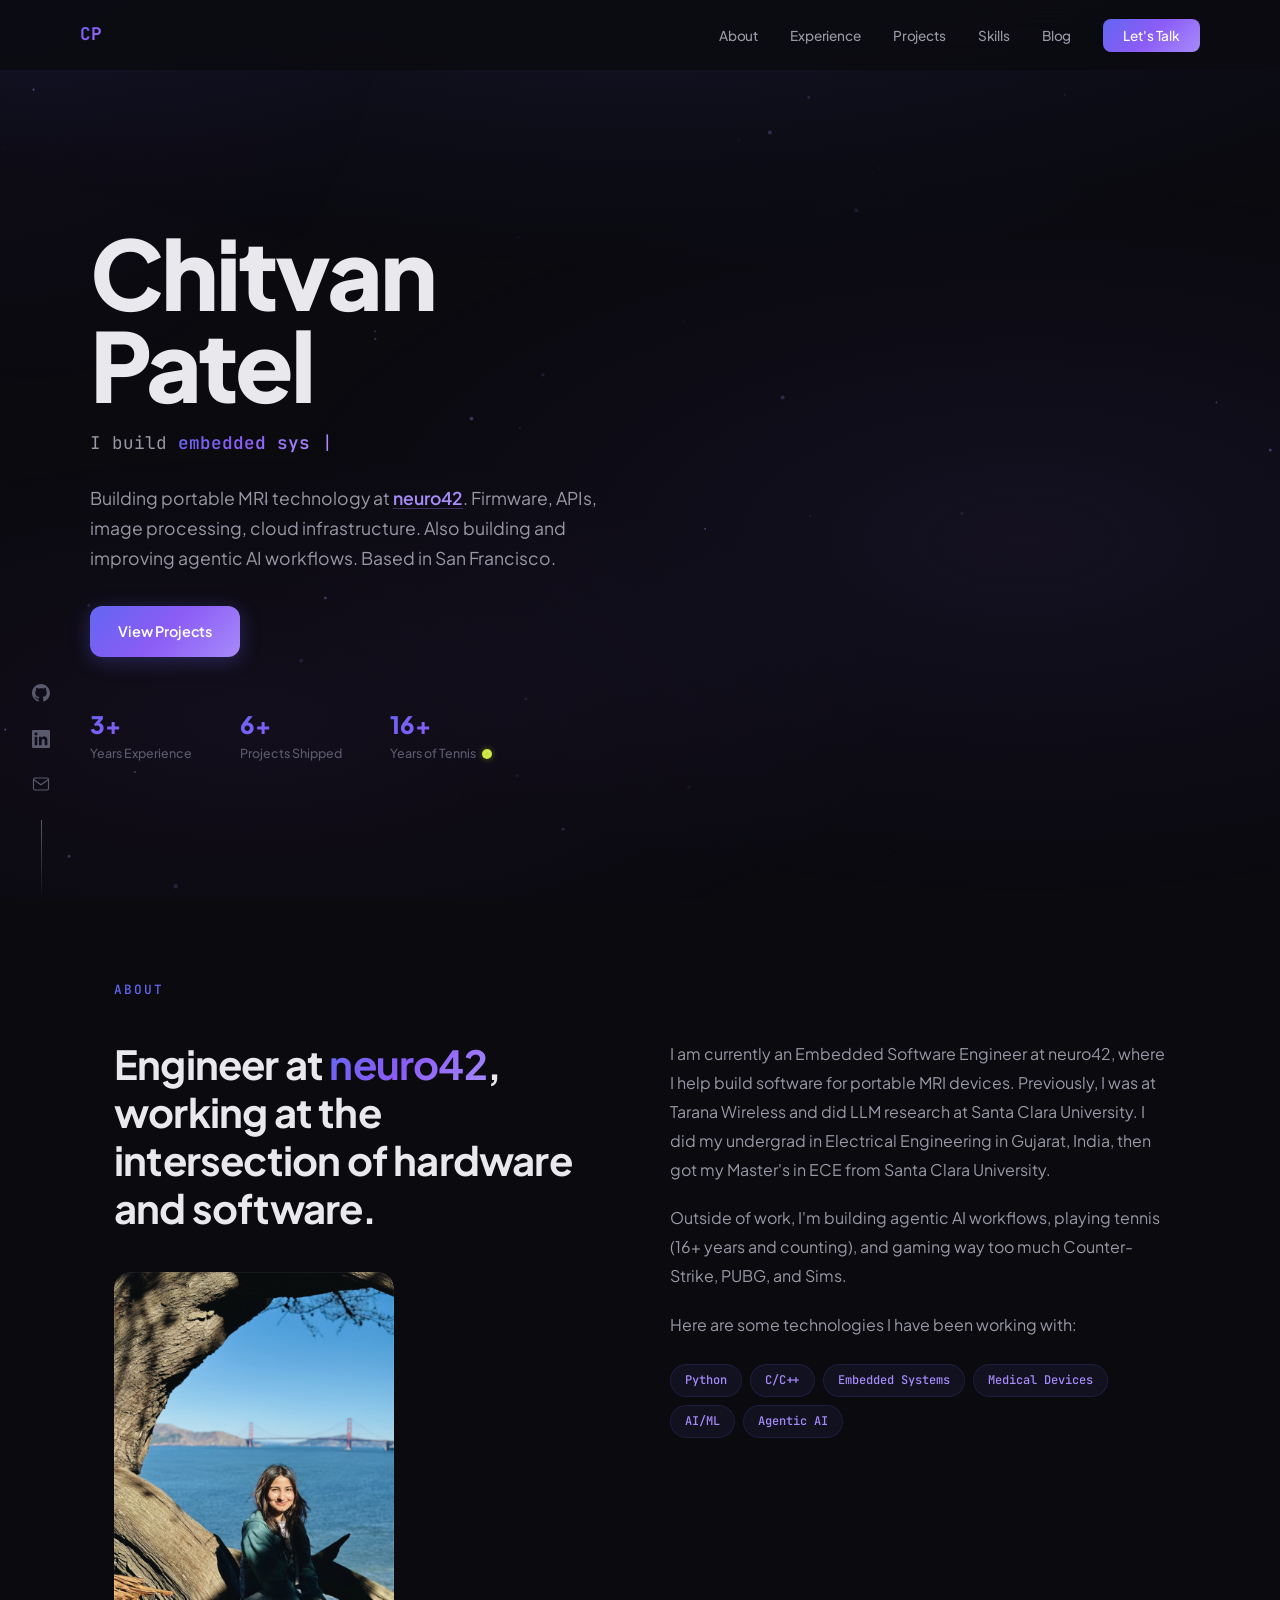
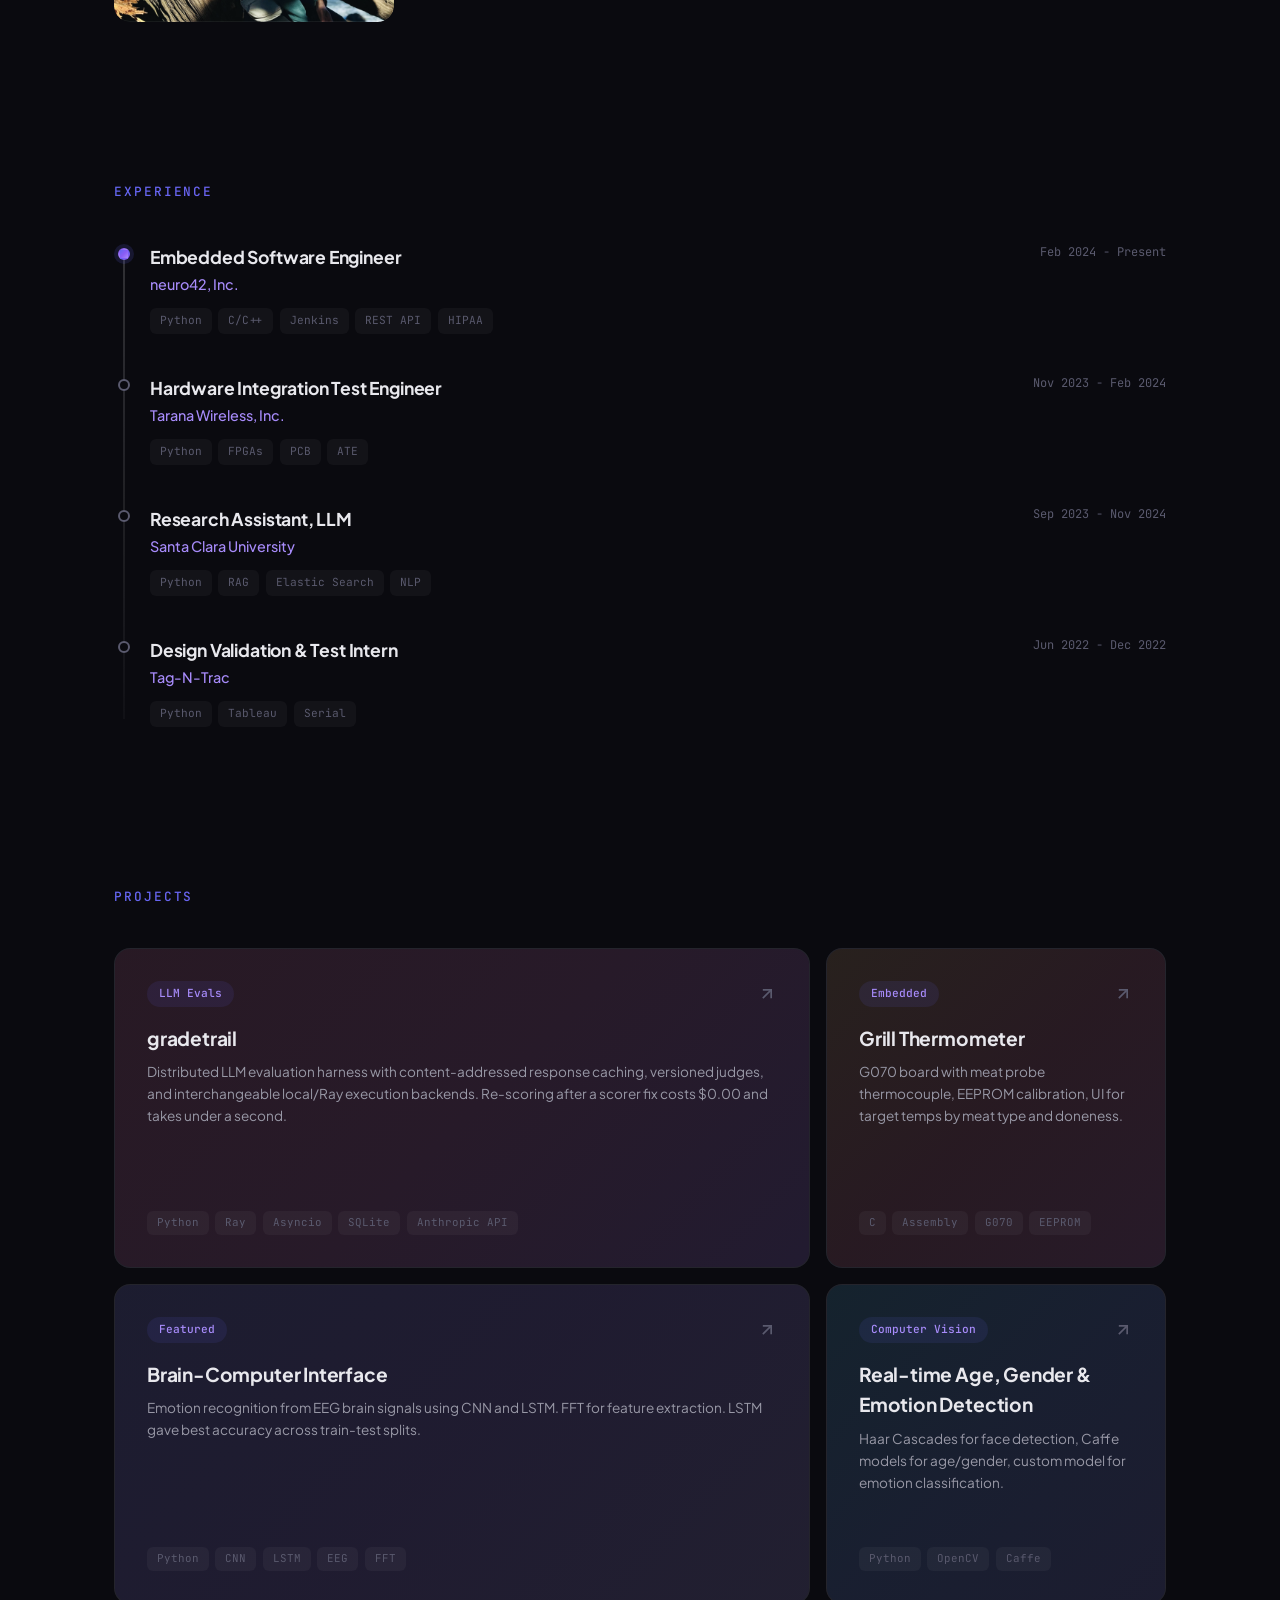
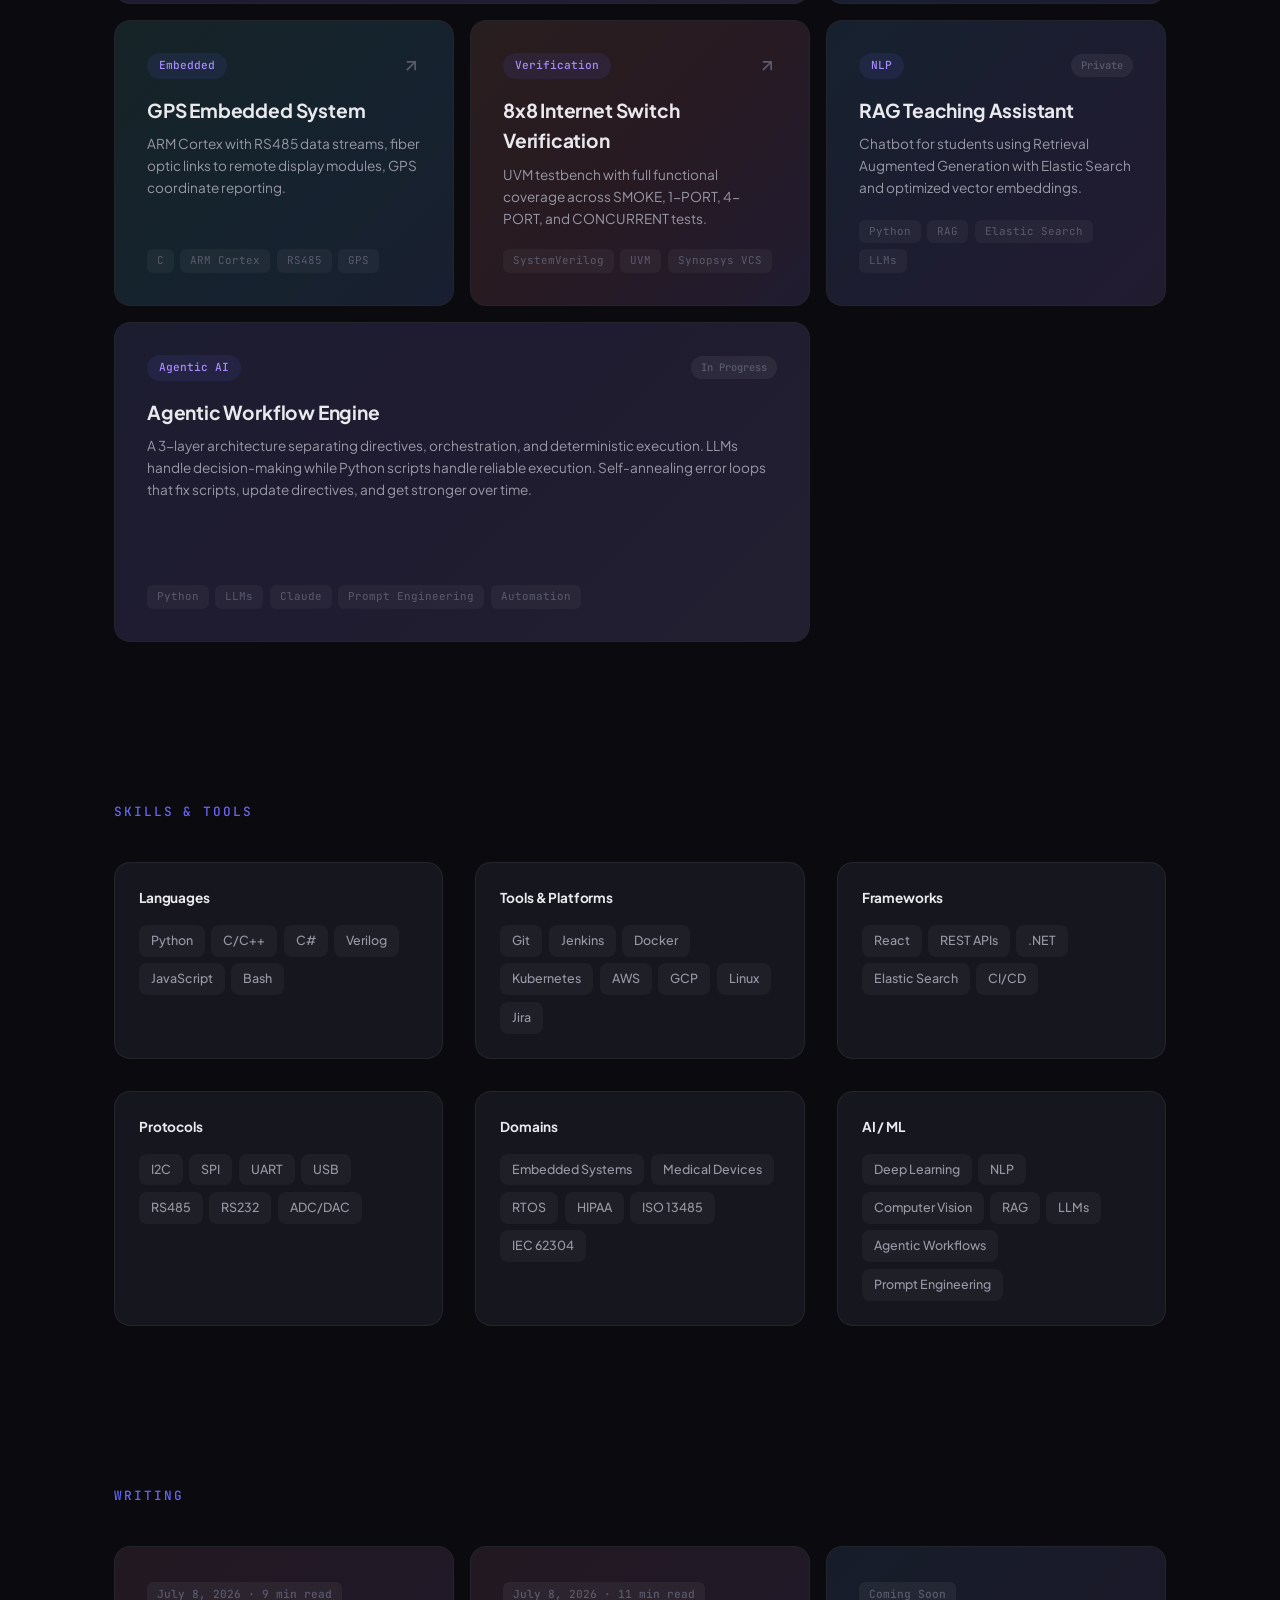
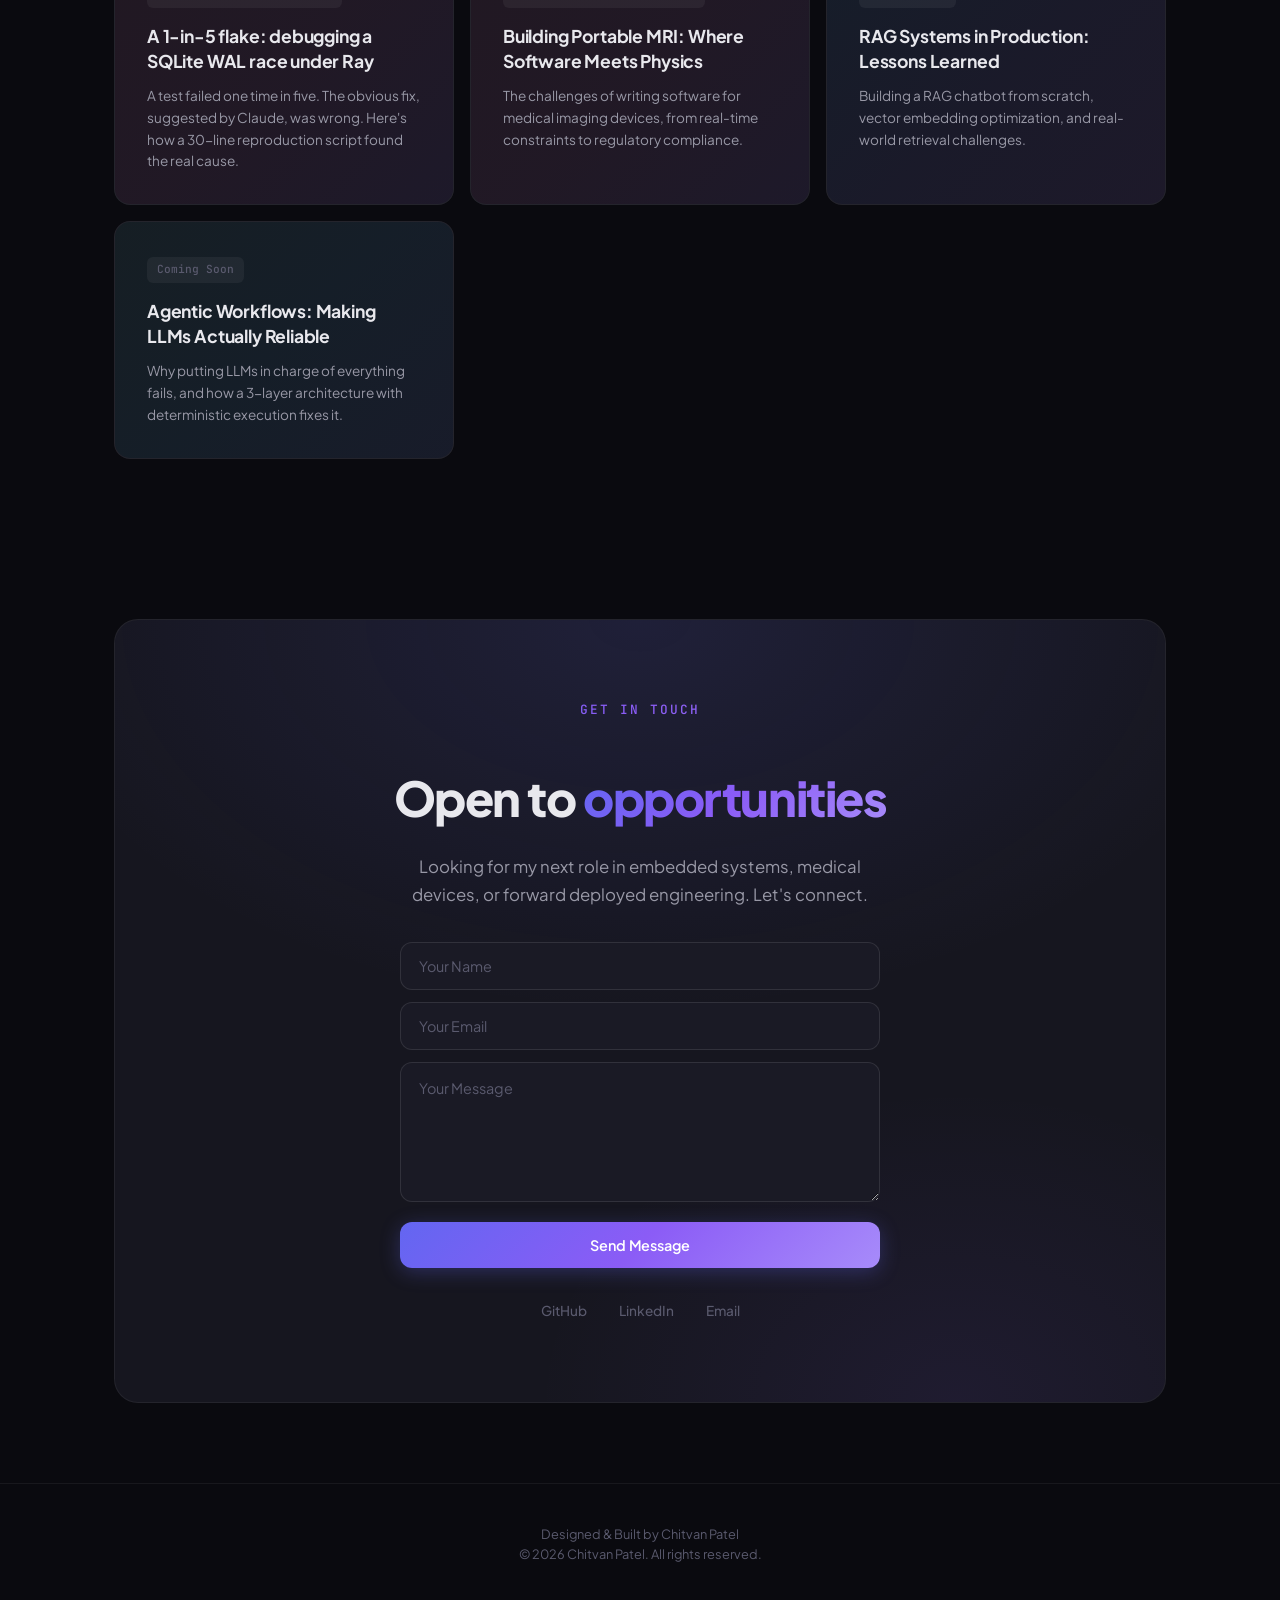
<file: index.html>
<!DOCTYPE html>
<html lang="en">
<head>
    <meta charset="UTF-8">
    <meta name="viewport" content="width=device-width, initial-scale=1.0">
    <title>Chitvan Patel | Software Engineer</title>
    <meta name="description" content="Chitvan Patel - Software Engineer specializing in embedded systems, medical devices, and full-stack development. Based in San Francisco.">
    <meta name="keywords" content="Chitvan Patel, Software Engineer, Embedded Systems, Medical Devices, Python, C++, San Francisco">
    <meta property="og:title" content="Chitvan Patel | Software Engineer">
    <meta property="og:description" content="Software Engineer building software for medical devices and complex hardware systems.">
    <meta property="og:type" content="website">
    <meta property="og:image" content="https://chitvanpatel.com/og-image.png">
    <meta property="og:url" content="https://chitvanpatel.com">
    <meta name="twitter:card" content="summary_large_image">
    <meta name="twitter:image" content="https://chitvanpatel.com/og-image.png">
    <link rel="icon" type="image/svg+xml" href="favicon.svg">
    <link rel="preconnect" href="https://fonts.googleapis.com">
    <link rel="preconnect" href="https://fonts.gstatic.com" crossorigin>
    <link href="https://fonts.googleapis.com/css2?family=Plus+Jakarta+Sans:wght@300;400;500;600;700;800&family=JetBrains+Mono:wght@400;500&display=swap" rel="stylesheet">
    <link rel="stylesheet" href="styles.css">
</head>
<body>
    <!-- Mouse gradient follower -->
    <div class="mouse-gradient" id="mouseGradient"></div>
    <!-- Click ripple container -->
    <div class="ripple-container" id="rippleContainer"></div>

    <!-- Navigation -->
    <nav class="nav" id="nav">
        <div class="nav-inner">
            <a href="#" class="nav-logo">CP</a>
            <ul class="nav-links" id="navLinks">
                <li><a href="#about">About</a></li>
                <li><a href="#experience">Experience</a></li>
                <li><a href="#projects">Projects</a></li>
                <li><a href="#skills">Skills</a></li>
                <li><a href="#blog">Blog</a></li>
                <li><a href="#contact" class="nav-cta">Let's Talk</a></li>
            </ul>
            <button class="nav-toggle" id="navToggle" aria-label="Toggle menu">
                <span></span>
                <span></span>
            </button>
        </div>
    </nav>

    <!-- Hero -->
    <header class="hero" id="hero">
        <div class="hero-mesh"></div>
        <canvas class="hero-particles" id="heroParticles"></canvas>
        <div class="hero-content">
            <h1 class="hero-name">Chitvan<br>Patel</h1>
            <div class="hero-typewriter">
                <span class="typewriter-static">I build </span>
                <span class="typewriter-text" id="typewriterText"></span>
                <span class="typewriter-cursor">|</span>
            </div>
            <p class="hero-description">
                Building portable MRI technology at <a href="https://neuro42.com" target="_blank" rel="noopener">neuro42</a>.
                Firmware, APIs, image processing, cloud infrastructure.
                Also building and improving agentic AI workflows.
                Based in San Francisco.
            </p>
            <div class="hero-actions">
                <a href="#projects" class="btn btn-gradient">View Projects</a>
            </div>
            <div class="hero-stats">
                <div class="hero-stat">
                    <span class="stat-value">3+</span>
                    <span class="stat-label">Years Experience</span>
                </div>
                <div class="hero-stat">
                    <span class="stat-value">6+</span>
                    <span class="stat-label">Projects Shipped</span>
                </div>
                <div class="hero-stat tennis-stat">
                    <span class="stat-value">16+</span>
                    <span class="stat-label">Years of Tennis <span class="tennis-ball"></span></span>
                </div>
            </div>
        </div>
        <div class="hero-socials">
            <a href="https://github.com/Cpatel2000" target="_blank" rel="noopener" aria-label="GitHub">
                <svg viewBox="0 0 24 24" fill="currentColor"><path d="M12 0c-6.626 0-12 5.373-12 12 0 5.302 3.438 9.8 8.207 11.387.599.111.793-.261.793-.577v-2.234c-3.338.726-4.033-1.416-4.033-1.416-.546-1.387-1.333-1.756-1.333-1.756-1.089-.745.083-.729.083-.729 1.205.084 1.839 1.237 1.839 1.237 1.07 1.834 2.807 1.304 3.492.997.107-.775.418-1.305.762-1.604-2.665-.305-5.467-1.334-5.467-5.931 0-1.311.469-2.381 1.236-3.221-.124-.303-.535-1.524.117-3.176 0 0 1.008-.322 3.301 1.23.957-.266 1.983-.399 3.003-.404 1.02.005 2.047.138 3.006.404 2.291-1.552 3.297-1.23 3.297-1.23.653 1.653.242 2.874.118 3.176.77.84 1.235 1.911 1.235 3.221 0 4.609-2.807 5.624-5.479 5.921.43.372.823 1.102.823 2.222v3.293c0 .319.192.694.801.576 4.765-1.589 8.199-6.086 8.199-11.386 0-6.627-5.373-12-12-12z"/></svg>
            </a>
            <a href="https://www.linkedin.com/in/chitvan-patel-878218195/" target="_blank" rel="noopener" aria-label="LinkedIn">
                <svg viewBox="0 0 24 24" fill="currentColor"><path d="M20.447 20.452h-3.554v-5.569c0-1.328-.027-3.037-1.852-3.037-1.853 0-2.136 1.445-2.136 2.939v5.667H9.351V9h3.414v1.561h.046c.477-.9 1.637-1.85 3.37-1.85 3.601 0 4.267 2.37 4.267 5.455v6.286zM5.337 7.433c-1.144 0-2.063-.926-2.063-2.065 0-1.138.92-2.063 2.063-2.063 1.14 0 2.064.925 2.064 2.063 0 1.139-.925 2.065-2.064 2.065zm1.782 13.019H3.555V9h3.564v11.452zM22.225 0H1.771C.792 0 0 .774 0 1.729v20.542C0 23.227.792 24 1.771 24h20.451C23.2 24 24 23.227 24 22.271V1.729C24 .774 23.2 0 22.222 0h.003z"/></svg>
            </a>
            <a href="mailto:chitvanp2000@gmail.com" aria-label="Email">
                <svg viewBox="0 0 24 24" fill="none" stroke="currentColor" stroke-width="1.5"><path d="M4 4h16c1.1 0 2 .9 2 2v12c0 1.1-.9 2-2 2H4c-1.1 0-2-.9-2-2V6c0-1.1.9-2 2-2z"/><polyline points="22,6 12,13 2,6"/></svg>
            </a>
            <div class="social-line"></div>
        </div>
    </header>

    <!-- About -->
    <section class="section" id="about">
        <div class="container">
            <div class="section-label">About</div>
            <div class="about-layout">
                <div class="about-left">
                    <h2 class="about-headline">Engineer at <span class="gradient-text">neuro42</span>, working at the intersection of hardware and software.</h2>
                    <div class="about-image-wrapper">
                        <img src="images/about.jpg" alt="Chitvan Patel at Golden Gate Bridge, San Francisco" class="about-photo">
                    </div>
                </div>
                <div class="about-right">
                    <p>
                        I am currently an Embedded Software Engineer at neuro42, where I help build software
                        for portable MRI devices. Previously, I was at Tarana Wireless and did LLM research
                        at Santa Clara University. I did my undergrad in Electrical Engineering in Gujarat,
                        India, then got my Master's in ECE from Santa Clara University.
                    </p>
                    <p>
                        Outside of work, I'm building agentic AI workflows, playing tennis (16+ years and
                        counting), and gaming way too much Counter-Strike, PUBG, and Sims.
                    </p>
                    <p>Here are some technologies I have been working with:</p>
                    <div class="about-chips">
                        <span class="chip">Python</span>
                        <span class="chip">C/C++</span>
                        <span class="chip">Embedded Systems</span>
                        <span class="chip">Medical Devices</span>
                        <span class="chip">AI/ML</span>
                        <span class="chip">Agentic AI</span>
                    </div>
                </div>
            </div>
        </div>
    </section>

    <!-- Experience -->
    <section class="section" id="experience">
        <div class="container">
            <div class="section-label">Experience</div>
            <div class="exp-grid">
                <div class="exp-card active-role">
                    <div class="exp-header">
                        <div>
                            <h3 class="exp-role">Embedded Software Engineer</h3>
                            <p class="exp-company">neuro42, Inc.</p>
                        </div>
                        <span class="exp-date">Feb 2024 - Present</span>
                    </div>
                    <div class="exp-tags">
                        <span>Python</span><span>C/C++</span><span>Jenkins</span><span>REST API</span><span>HIPAA</span>
                    </div>
                </div>

                <div class="exp-card">
                    <div class="exp-header">
                        <div>
                            <h3 class="exp-role">Hardware Integration Test Engineer</h3>
                            <p class="exp-company">Tarana Wireless, Inc.</p>
                        </div>
                        <span class="exp-date">Nov 2023 - Feb 2024</span>
                    </div>
                    <div class="exp-tags">
                        <span>Python</span><span>FPGAs</span><span>PCB</span><span>ATE</span>
                    </div>
                </div>

                <div class="exp-card">
                    <div class="exp-header">
                        <div>
                            <h3 class="exp-role">Research Assistant, LLM</h3>
                            <p class="exp-company">Santa Clara University</p>
                        </div>
                        <span class="exp-date">Sep 2023 - Nov 2024</span>
                    </div>
                    <div class="exp-tags">
                        <span>Python</span><span>RAG</span><span>Elastic Search</span><span>NLP</span>
                    </div>
                </div>

                <div class="exp-card">
                    <div class="exp-header">
                        <div>
                            <h3 class="exp-role">Design Validation & Test Intern</h3>
                            <p class="exp-company">Tag-N-Trac</p>
                        </div>
                        <span class="exp-date">Jun 2022 - Dec 2022</span>
                    </div>
                    <div class="exp-tags">
                        <span>Python</span><span>Tableau</span><span>Serial</span>
                    </div>
                </div>
            </div>
        </div>
    </section>

    <!-- Projects -->
    <section class="section" id="projects">
        <div class="container">
            <div class="section-label">Projects</div>
            <div class="projects-grid">
                <a href="https://github.com/Cpatel2000/gradetrail" target="_blank" rel="noopener" class="project-card project-large">
                    <div class="project-gradient project-gradient-7"></div>
                    <div class="project-content">
                        <div class="project-meta">
                            <span class="project-tag">LLM Evals</span>
                            <svg class="project-arrow" viewBox="0 0 24 24" fill="none" stroke="currentColor" stroke-width="2"><line x1="7" y1="17" x2="17" y2="7"/><polyline points="7 7 17 7 17 17"/></svg>
                        </div>
                        <h3 class="project-title">gradetrail</h3>
                        <p class="project-desc">Distributed LLM evaluation harness with content-addressed response caching, versioned judges, and interchangeable local/Ray execution backends. Re-scoring after a scorer fix costs $0.00 and takes under a second.</p>
                        <div class="project-stack"><span>Python</span><span>Ray</span><span>Asyncio</span><span>SQLite</span><span>Anthropic API</span></div>
                    </div>
                </a>

                <a href="https://github.com/Cpatel2000/Brain-Computer-Interface" target="_blank" rel="noopener" class="project-card project-large">
                    <div class="project-gradient project-gradient-1"></div>
                    <div class="project-content">
                        <div class="project-meta">
                            <span class="project-tag">Featured</span>
                            <svg class="project-arrow" viewBox="0 0 24 24" fill="none" stroke="currentColor" stroke-width="2"><line x1="7" y1="17" x2="17" y2="7"/><polyline points="7 7 17 7 17 17"/></svg>
                        </div>
                        <h3 class="project-title">Brain-Computer Interface</h3>
                        <p class="project-desc">Emotion recognition from EEG brain signals using CNN and LSTM. FFT for feature extraction. LSTM gave best accuracy across train-test splits.</p>
                        <div class="project-stack"><span>Python</span><span>CNN</span><span>LSTM</span><span>EEG</span><span>FFT</span></div>
                    </div>
                </a>

                <a href="https://github.com/Cpatel2000/Grill-Thermometer" target="_blank" rel="noopener" class="project-card">
                    <div class="project-gradient project-gradient-2"></div>
                    <div class="project-content">
                        <div class="project-meta">
                            <span class="project-tag">Embedded</span>
                            <svg class="project-arrow" viewBox="0 0 24 24" fill="none" stroke="currentColor" stroke-width="2"><line x1="7" y1="17" x2="17" y2="7"/><polyline points="7 7 17 7 17 17"/></svg>
                        </div>
                        <h3 class="project-title">Grill Thermometer</h3>
                        <p class="project-desc">G070 board with meat probe thermocouple, EEPROM calibration, UI for target temps by meat type and doneness.</p>
                        <div class="project-stack"><span>C</span><span>Assembly</span><span>G070</span><span>EEPROM</span></div>
                    </div>
                </a>

                <a href="https://github.com/Cpatel2000/Real-time-Age-Gender-and-emotion-detection" target="_blank" rel="noopener" class="project-card">
                    <div class="project-gradient project-gradient-3"></div>
                    <div class="project-content">
                        <div class="project-meta">
                            <span class="project-tag">Computer Vision</span>
                            <svg class="project-arrow" viewBox="0 0 24 24" fill="none" stroke="currentColor" stroke-width="2"><line x1="7" y1="17" x2="17" y2="7"/><polyline points="7 7 17 7 17 17"/></svg>
                        </div>
                        <h3 class="project-title">Real-time Age, Gender & Emotion Detection</h3>
                        <p class="project-desc">Haar Cascades for face detection, Caffe models for age/gender, custom model for emotion classification.</p>
                        <div class="project-stack"><span>Python</span><span>OpenCV</span><span>Caffe</span></div>
                    </div>
                </a>

                <a href="https://github.com/Cpatel2000/GPS" target="_blank" rel="noopener" class="project-card">
                    <div class="project-gradient project-gradient-4"></div>
                    <div class="project-content">
                        <div class="project-meta">
                            <span class="project-tag">Embedded</span>
                            <svg class="project-arrow" viewBox="0 0 24 24" fill="none" stroke="currentColor" stroke-width="2"><line x1="7" y1="17" x2="17" y2="7"/><polyline points="7 7 17 7 17 17"/></svg>
                        </div>
                        <h3 class="project-title">GPS Embedded System</h3>
                        <p class="project-desc">ARM Cortex with RS485 data streams, fiber optic links to remote display modules, GPS coordinate reporting.</p>
                        <div class="project-stack"><span>C</span><span>ARM Cortex</span><span>RS485</span><span>GPS</span></div>
                    </div>
                </a>

                <a href="https://github.com/Cpatel2000/8x8-Internet-Switch-verification" target="_blank" rel="noopener" class="project-card">
                    <div class="project-gradient project-gradient-5"></div>
                    <div class="project-content">
                        <div class="project-meta">
                            <span class="project-tag">Verification</span>
                            <svg class="project-arrow" viewBox="0 0 24 24" fill="none" stroke="currentColor" stroke-width="2"><line x1="7" y1="17" x2="17" y2="7"/><polyline points="7 7 17 7 17 17"/></svg>
                        </div>
                        <h3 class="project-title">8x8 Internet Switch Verification</h3>
                        <p class="project-desc">UVM testbench with full functional coverage across SMOKE, 1-PORT, 4-PORT, and CONCURRENT tests.</p>
                        <div class="project-stack"><span>SystemVerilog</span><span>UVM</span><span>Synopsys VCS</span></div>
                    </div>
                </a>

                <div class="project-card">
                    <div class="project-gradient project-gradient-6"></div>
                    <div class="project-content">
                        <div class="project-meta">
                            <span class="project-tag">NLP</span>
                            <span class="project-status">Private</span>
                        </div>
                        <h3 class="project-title">RAG Teaching Assistant</h3>
                        <p class="project-desc">Chatbot for students using Retrieval Augmented Generation with Elastic Search and optimized vector embeddings.</p>
                        <div class="project-stack"><span>Python</span><span>RAG</span><span>Elastic Search</span><span>LLMs</span></div>
                    </div>
                </div>

                <div class="project-card project-large">
                    <div class="project-gradient project-gradient-1"></div>
                    <div class="project-content">
                        <div class="project-meta">
                            <span class="project-tag">Agentic AI</span>
                            <span class="project-status">In Progress</span>
                        </div>
                        <h3 class="project-title">Agentic Workflow Engine</h3>
                        <p class="project-desc">A 3-layer architecture separating directives, orchestration, and deterministic execution. LLMs handle decision-making while Python scripts handle reliable execution. Self-annealing error loops that fix scripts, update directives, and get stronger over time.</p>
                        <div class="project-stack"><span>Python</span><span>LLMs</span><span>Claude</span><span>Prompt Engineering</span><span>Automation</span></div>
                    </div>
                </div>
            </div>
        </div>
    </section>

    <!-- Skills -->
    <section class="section" id="skills">
        <div class="container">
            <div class="section-label">Skills & Tools</div>
            <div class="skills-layout">
                <div class="skill-group">
                    <h3 class="skill-group-title">Languages</h3>
                    <div class="skill-pills">
                        <span>Python</span><span>C/C++</span><span>C#</span><span>Verilog</span><span>JavaScript</span><span>Bash</span>
                    </div>
                </div>
                <div class="skill-group">
                    <h3 class="skill-group-title">Tools & Platforms</h3>
                    <div class="skill-pills">
                        <span>Git</span><span>Jenkins</span><span>Docker</span><span>Kubernetes</span><span>AWS</span><span>GCP</span><span>Linux</span><span>Jira</span>
                    </div>
                </div>
                <div class="skill-group">
                    <h3 class="skill-group-title">Frameworks</h3>
                    <div class="skill-pills">
                        <span>React</span><span>REST APIs</span><span>.NET</span><span>Elastic Search</span><span>CI/CD</span>
                    </div>
                </div>
                <div class="skill-group">
                    <h3 class="skill-group-title">Protocols</h3>
                    <div class="skill-pills">
                        <span>I2C</span><span>SPI</span><span>UART</span><span>USB</span><span>RS485</span><span>RS232</span><span>ADC/DAC</span>
                    </div>
                </div>
                <div class="skill-group">
                    <h3 class="skill-group-title">Domains</h3>
                    <div class="skill-pills">
                        <span>Embedded Systems</span><span>Medical Devices</span><span>RTOS</span><span>HIPAA</span><span>ISO 13485</span><span>IEC 62304</span>
                    </div>
                </div>
                <div class="skill-group">
                    <h3 class="skill-group-title">AI / ML</h3>
                    <div class="skill-pills">
                        <span>Deep Learning</span><span>NLP</span><span>Computer Vision</span><span>RAG</span><span>LLMs</span><span>Agentic Workflows</span><span>Prompt Engineering</span>
                    </div>
                </div>
            </div>
        </div>
    </section>

    <!-- Blog -->
    <section class="section" id="blog">
        <div class="container">
            <div class="section-label">Writing</div>
            <div class="blog-grid">
                <a href="blog/sqlite-wal-race-under-ray.html" class="blog-card blog-card-link">
                    <div class="blog-gradient blog-gradient-1"></div>
                    <span class="blog-status">July 8, 2026 &middot; 9 min read</span>
                    <h3 class="blog-title">A 1-in-5 flake: debugging a SQLite WAL race under Ray</h3>
                    <p class="blog-excerpt">A test failed one time in five. The obvious fix, suggested by Claude, was wrong. Here's how a 30-line reproduction script found the real cause.</p>
                </a>
                <a href="blog/building-portable-mri.html" class="blog-card blog-card-link">
                    <div class="blog-gradient blog-gradient-1"></div>
                    <span class="blog-status">July 8, 2026 &middot; 11 min read</span>
                    <h3 class="blog-title">Building Portable MRI: Where Software Meets Physics</h3>
                    <p class="blog-excerpt">The challenges of writing software for medical imaging devices, from real-time constraints to regulatory compliance.</p>
                </a>
                <article class="blog-card">
                    <div class="blog-gradient blog-gradient-2"></div>
                    <span class="blog-status">Coming Soon</span>
                    <h3 class="blog-title">RAG Systems in Production: Lessons Learned</h3>
                    <p class="blog-excerpt">Building a RAG chatbot from scratch, vector embedding optimization, and real-world retrieval challenges.</p>
                </article>
                <article class="blog-card">
                    <div class="blog-gradient blog-gradient-3"></div>
                    <span class="blog-status">Coming Soon</span>
                    <h3 class="blog-title">Agentic Workflows: Making LLMs Actually Reliable</h3>
                    <p class="blog-excerpt">Why putting LLMs in charge of everything fails, and how a 3-layer architecture with deterministic execution fixes it.</p>
                </article>
            </div>
        </div>
    </section>

    <!-- Contact -->
    <section class="section" id="contact">
        <div class="container">
            <div class="contact-block">
                <div class="contact-gradient"></div>
                <div class="section-label">Get In Touch</div>
                <h2 class="contact-headline">Open to <span class="gradient-text">opportunities</span></h2>
                <p class="contact-text">
                    Looking for my next role in embedded systems, medical devices, or forward deployed engineering.
                    Let's connect.
                </p>
                <form class="contact-form" id="contactForm">
                    <input type="hidden" name="access_key" value="023c84dc-edc0-479b-921b-0685d275f5d1">

                    <input type="hidden" name="subject" value="New message from chitvanpatel.com">
                    <input type="text" name="name" placeholder="Your Name" required class="form-input">
                    <input type="email" name="email" placeholder="Your Email" required class="form-input">
                    <textarea name="message" placeholder="Your Message" required class="form-input form-textarea"></textarea>
                    <button type="submit" class="btn btn-gradient form-submit">Send Message</button>
                </form>
                <div class="contact-socials">
                    <a href="https://github.com/Cpatel2000" target="_blank" rel="noopener">GitHub</a>
                    <a href="https://www.linkedin.com/in/chitvan-patel-878218195/" target="_blank" rel="noopener">LinkedIn</a>
                    <a href="mailto:chitvanp2000@gmail.com">Email</a>
                </div>
            </div>
        </div>
    </section>

    <!-- Footer -->
    <footer class="footer">
        <div class="container">
            <p>Designed & Built by Chitvan Patel</p>
            <p>&copy; 2026 Chitvan Patel. All rights reserved.</p>
        </div>
    </footer>

    <script src="script.js"></script>
</body>
</html>
</file>
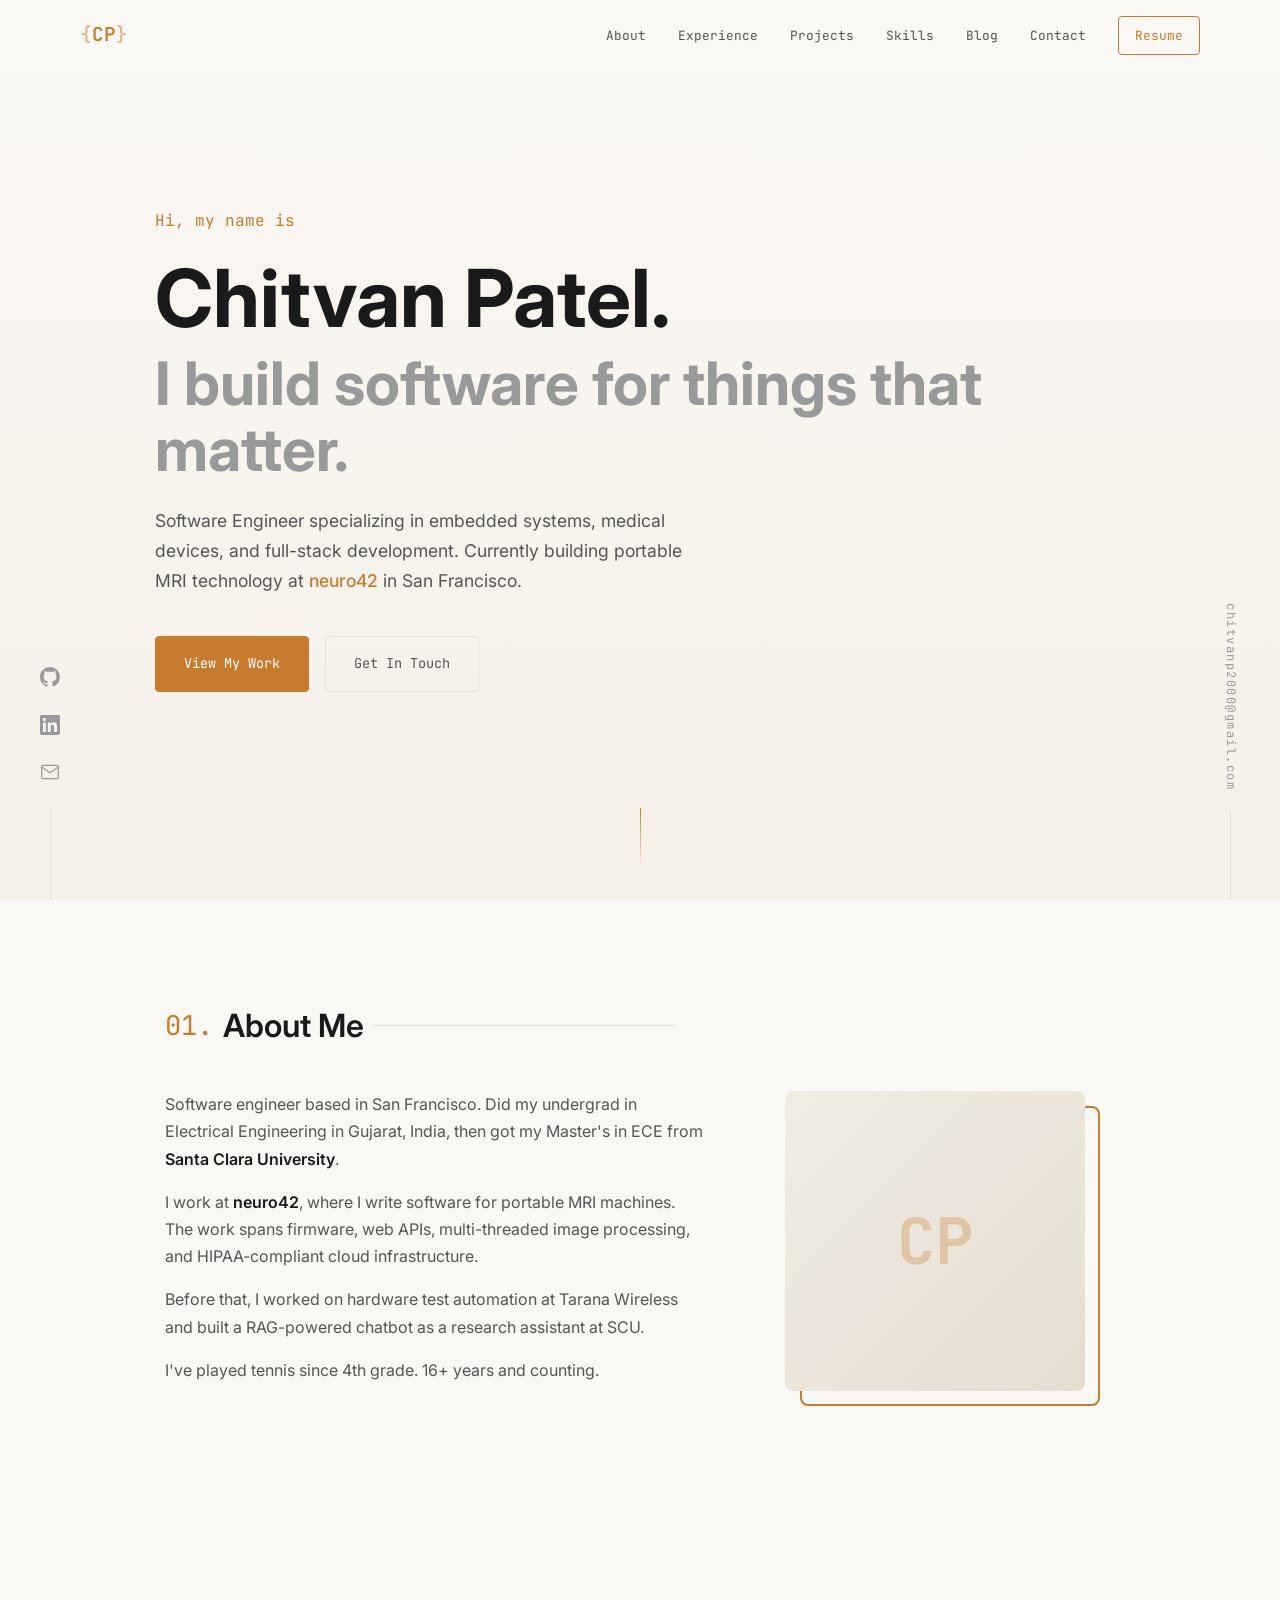
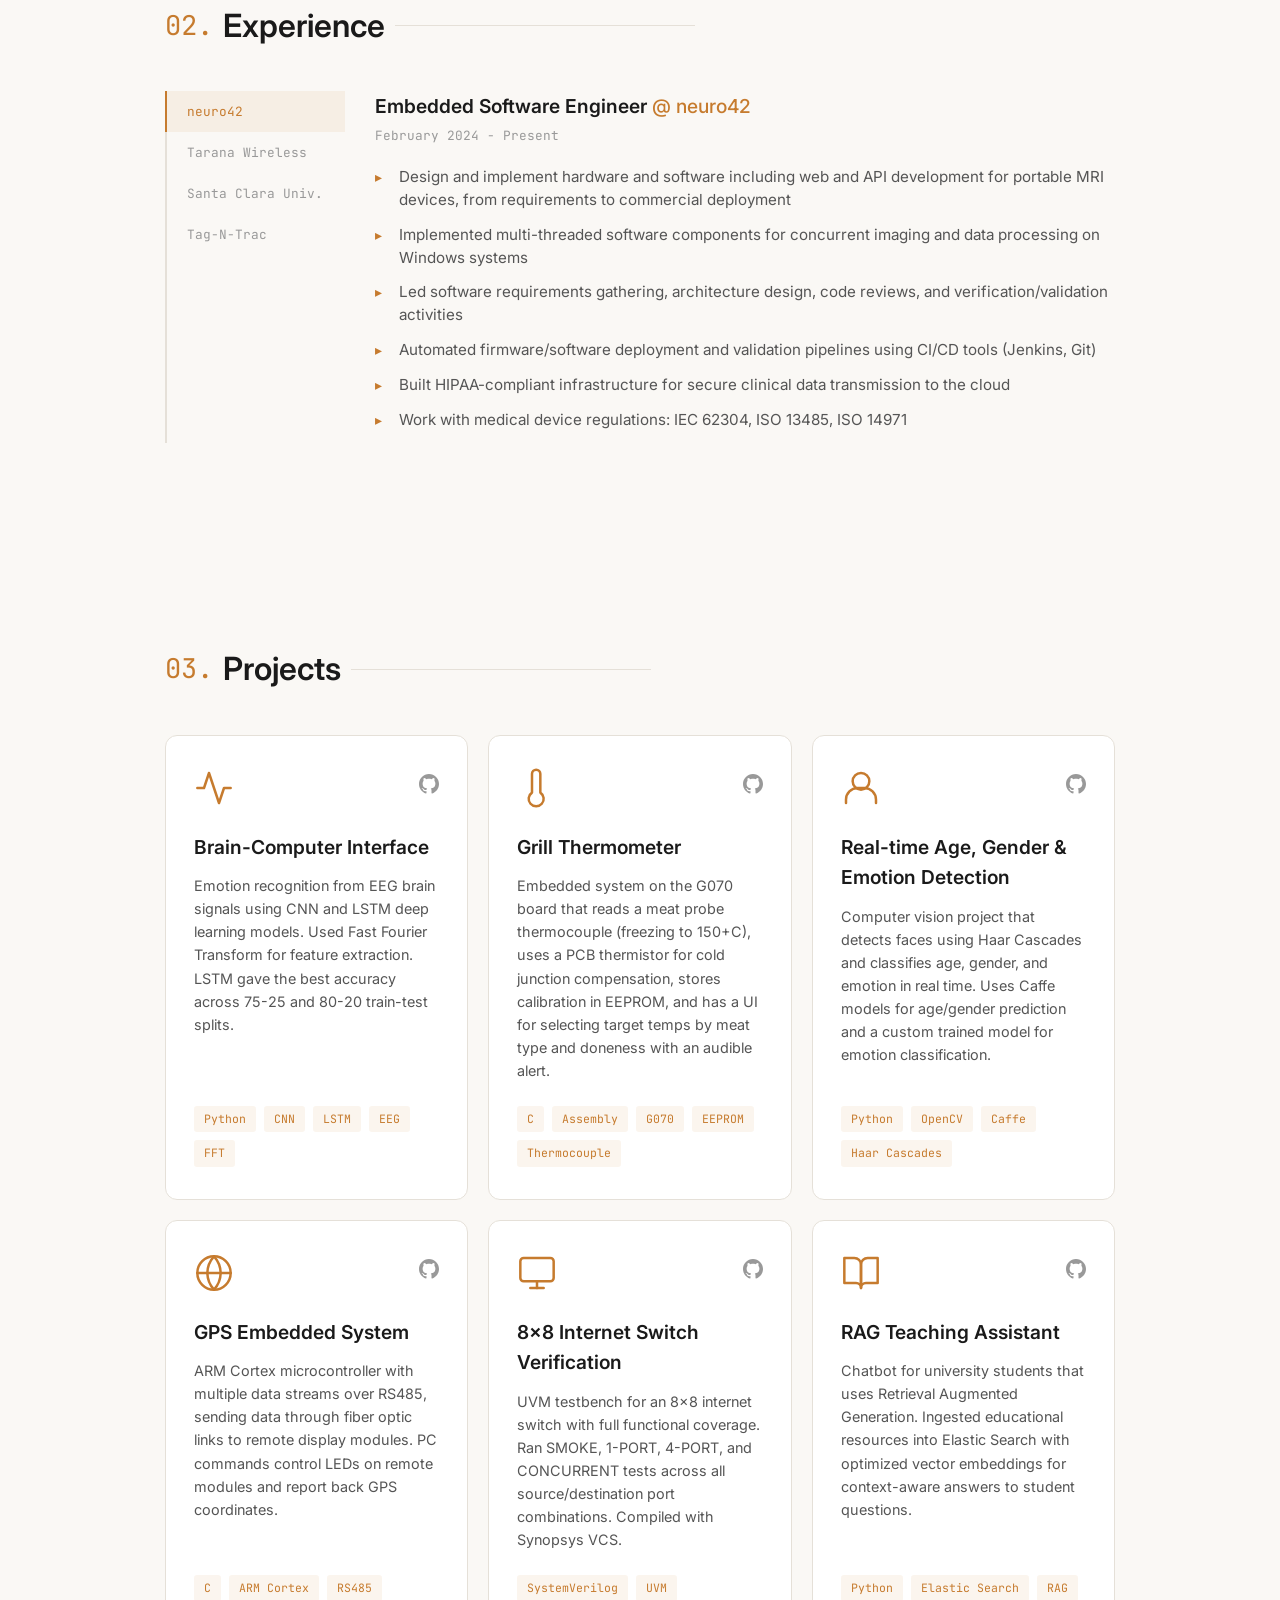
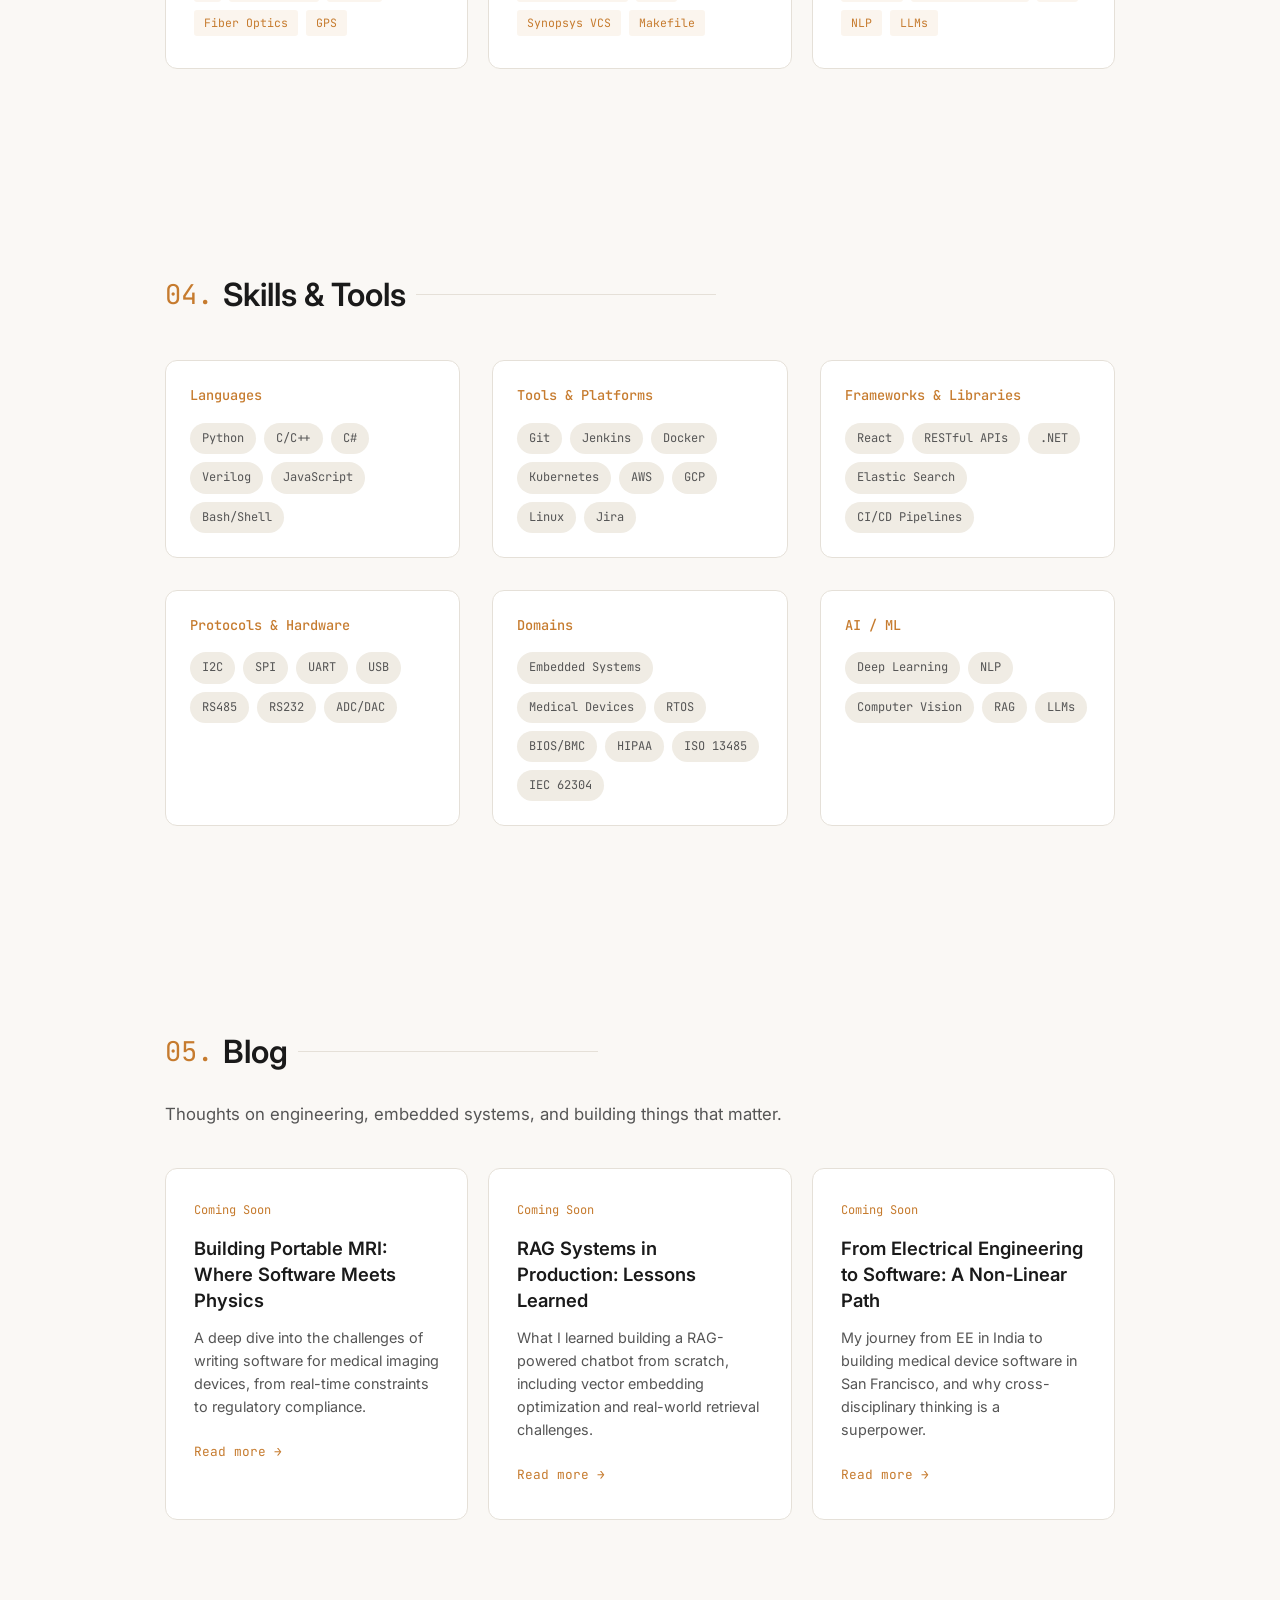
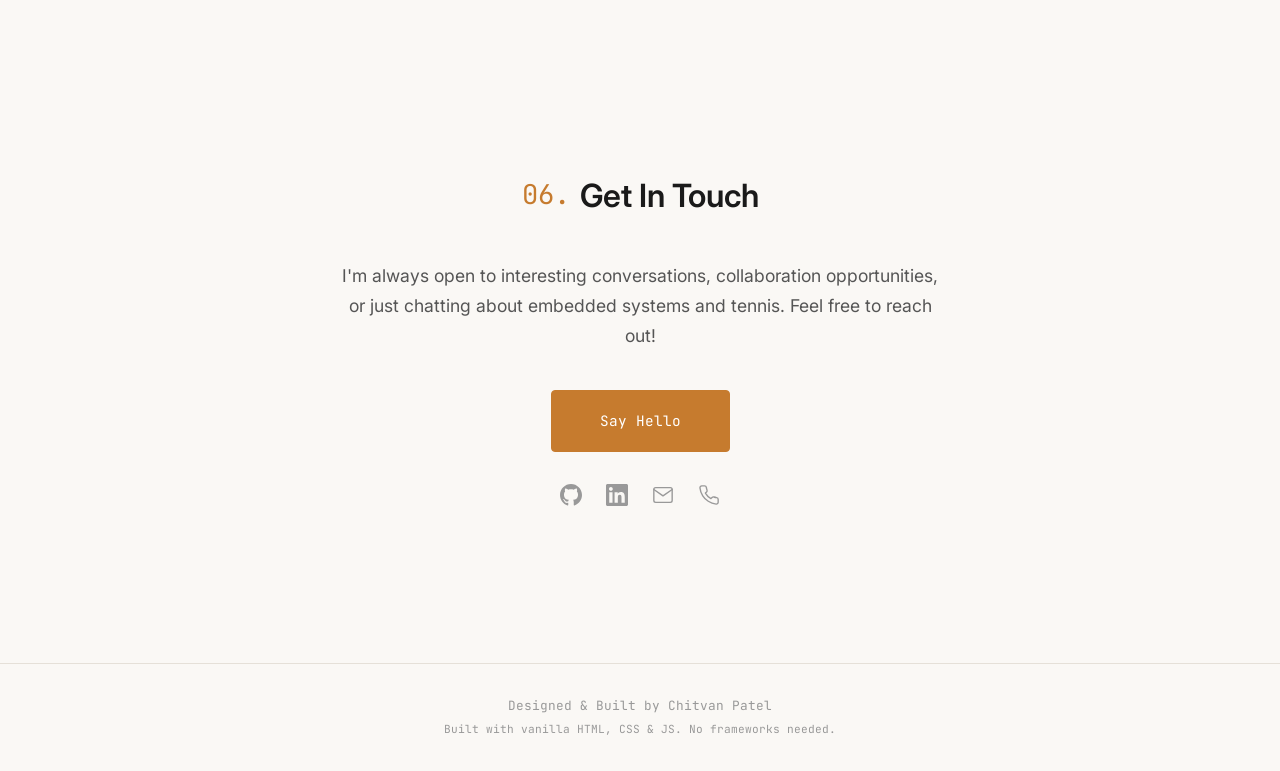
<file: v1-warm-light/index.html>
<!DOCTYPE html>
<html lang="en">
<head>
    <meta charset="UTF-8">
    <meta name="viewport" content="width=device-width, initial-scale=1.0">
    <title>Chitvan Patel | Software Engineer</title>
    <meta name="description" content="Chitvan Patel - Software Engineer specializing in embedded systems, medical devices, and full-stack development. Based in San Francisco.">
    <meta name="keywords" content="Chitvan Patel, Software Engineer, Embedded Systems, Medical Devices, Python, C++, San Francisco">
    <meta property="og:title" content="Chitvan Patel | Software Engineer">
    <meta property="og:description" content="Software Engineer building software for medical devices and complex hardware systems.">
    <meta property="og:type" content="website">
    <link rel="preconnect" href="https://fonts.googleapis.com">
    <link rel="preconnect" href="https://fonts.gstatic.com" crossorigin>
    <link href="https://fonts.googleapis.com/css2?family=Inter:wght@300;400;500;600;700&family=JetBrains+Mono:wght@400;500;600&display=swap" rel="stylesheet">
    <link rel="stylesheet" href="styles.css">
</head>
<body>
    <!-- Cursor glow effect -->
    <div class="cursor-glow" id="cursorGlow"></div>

    <!-- Navigation -->
    <nav class="nav" id="nav">
        <div class="nav-inner">
            <a href="#" class="nav-logo">
                <span class="logo-bracket">{</span>CP<span class="logo-bracket">}</span>
            </a>
            <button class="nav-toggle" id="navToggle" aria-label="Toggle menu">
                <span></span>
                <span></span>
            </button>
            <ul class="nav-links" id="navLinks">
                <li><a href="#about">About</a></li>
                <li><a href="#experience">Experience</a></li>
                <li><a href="#projects">Projects</a></li>
                <li><a href="#skills">Skills</a></li>
                <li><a href="#blog">Blog</a></li>
                <li><a href="#contact">Contact</a></li>
                <li><a href="ChitvanPatel_Resume.pdf" class="nav-cta" target="_blank">Resume</a></li>
            </ul>
        </div>
    </nav>

    <!-- Hero Section -->
    <header class="hero" id="hero">
        <div class="hero-content">
            <p class="hero-greeting">Hi, my name is</p>
            <h1 class="hero-name">Chitvan Patel.</h1>
            <h2 class="hero-tagline">I build software for things that matter.</h2>
            <p class="hero-description">
                Software Engineer specializing in embedded systems, medical devices, and full-stack development.
                Currently building portable MRI technology at <a href="https://neuro42.com" target="_blank" rel="noopener">neuro42</a> in San Francisco.
            </p>
            <div class="hero-actions">
                <a href="#projects" class="btn btn-primary">View My Work</a>
                <a href="#contact" class="btn btn-ghost">Get In Touch</a>
            </div>
        </div>
        <div class="hero-scroll-indicator">
            <div class="scroll-line"></div>
        </div>
    </header>

    <!-- About Section -->
    <section class="section" id="about">
        <div class="container">
            <h2 class="section-heading">
                <span class="section-number">01.</span> About Me
            </h2>
            <div class="about-grid">
                <div class="about-text">
                    <p>
                        Software engineer based in San Francisco. Did my undergrad in Electrical Engineering
                        in Gujarat, India, then got my Master's in ECE from <strong>Santa Clara University</strong>.
                    </p>
                    <p>
                        I work at <strong>neuro42</strong>, where I write software for portable MRI machines.
                        The work spans firmware, web APIs, multi-threaded image processing, and
                        HIPAA-compliant cloud infrastructure.
                    </p>
                    <p>
                        Before that, I worked on hardware test automation at Tarana Wireless and built
                        a RAG-powered chatbot as a research assistant at SCU.
                    </p>
                    <p>
                        I've played tennis since 4th grade. 16+ years and counting.
                    </p>
                </div>
                <div class="about-image">
                    <div class="about-image-wrapper">
                        <!-- Replace src with your photo: <img src="images/headshot.jpg" alt="Chitvan Patel" class="about-photo"> -->
                        <div class="about-image-placeholder">
                            <span>CP</span>
                        </div>
                        <div class="about-image-border"></div>
                    </div>
                </div>
            </div>
        </div>
    </section>

    <!-- Experience Section -->
    <section class="section" id="experience">
        <div class="container">
            <h2 class="section-heading">
                <span class="section-number">02.</span> Experience
            </h2>
            <div class="experience-tabs">
                <div class="tab-list" role="tablist">
                    <button class="tab-btn active" data-tab="neuro42">neuro42</button>
                    <button class="tab-btn" data-tab="tarana">Tarana Wireless</button>
                    <button class="tab-btn" data-tab="scu">Santa Clara Univ.</button>
                    <button class="tab-btn" data-tab="tnt">Tag-N-Trac</button>
                </div>
                <div class="tab-panels">
                    <div class="tab-panel active" id="panel-neuro42">
                        <h3 class="job-title">Embedded Software Engineer <span class="job-company">@ neuro42</span></h3>
                        <p class="job-date">February 2024 - Present</p>
                        <ul class="job-details">
                            <li>Design and implement hardware and software including web and API development for portable MRI devices, from requirements to commercial deployment</li>
                            <li>Implemented multi-threaded software components for concurrent imaging and data processing on Windows systems</li>
                            <li>Led software requirements gathering, architecture design, code reviews, and verification/validation activities</li>
                            <li>Automated firmware/software deployment and validation pipelines using CI/CD tools (Jenkins, Git)</li>
                            <li>Built HIPAA-compliant infrastructure for secure clinical data transmission to the cloud</li>
                            <li>Work with medical device regulations: IEC 62304, ISO 13485, ISO 14971</li>
                        </ul>
                    </div>
                    <div class="tab-panel" id="panel-tarana">
                        <h3 class="job-title">Hardware Integration Test Engineer <span class="job-company">@ Tarana Wireless</span></h3>
                        <p class="job-date">November 2023 - February 2024</p>
                        <ul class="job-details">
                            <li>Developed test scripts for automation and data analysis to diagnose failed RMA units with GPS issues</li>
                            <li>Conducted hardware bring-up of PCBs, evaluating electronic circuits, RF boards, FPGAs, and system modules</li>
                            <li>Designed structured test plans including unit testing, system integration testing, and regression testing</li>
                            <li>Implemented ATE test program solutions for specific hardware modules, FPGAs, and PCBA</li>
                        </ul>
                    </div>
                    <div class="tab-panel" id="panel-scu">
                        <h3 class="job-title">Research Assistant, LLM <span class="job-company">@ Santa Clara University</span></h3>
                        <p class="job-date">September 2023 - November 2024</p>
                        <ul class="job-details">
                            <li>Led R&D of a cutting-edge chatbot designed to serve as a teaching assistant for students</li>
                            <li>Ingested educational resources into Elastic Search, optimized vector embeddings, and implemented RAG technology</li>
                            <li>Ensured seamless integration with Elastic Search for efficient content retrieval</li>
                        </ul>
                    </div>
                    <div class="tab-panel" id="panel-tnt">
                        <h3 class="job-title">Design Validation & Test Intern <span class="job-company">@ Tag-N-Trac</span></h3>
                        <p class="job-date">June 2022 - December 2022</p>
                        <ul class="job-details">
                            <li>Developed Python scripts to post-process DVT data of 12,000 temperature loggers, resulting in 7% revenue increase</li>
                            <li>Created serial communication scripts for 24-hour continuous data logging from temperature sensors</li>
                            <li>Built interactive Tableau dashboards for trend analysis and data-driven decision-making</li>
                        </ul>
                    </div>
                </div>
            </div>
        </div>
    </section>

    <!-- Projects Section -->
    <section class="section" id="projects">
        <div class="container">
            <h2 class="section-heading">
                <span class="section-number">03.</span> Projects
            </h2>
            <div class="projects-grid">
                <div class="project-card featured">
                    <!-- Add project image: <img src="images/project-bci.jpg" alt="Brain Computer Interface" class="project-image"> -->
                    <div class="project-top">
                        <div class="project-icon">
                            <svg viewBox="0 0 24 24" fill="none" stroke="currentColor" stroke-width="1.5" stroke-linecap="round" stroke-linejoin="round"><path d="M22 12h-4l-3 9L9 3l-3 9H2"/></svg>
                        </div>
                        <div class="project-links">
                            <a href="https://github.com/Cpatel2000/Brain-Computer-Interface" target="_blank" rel="noopener" aria-label="GitHub">
                                <svg viewBox="0 0 24 24" fill="currentColor" width="20" height="20"><path d="M12 0c-6.626 0-12 5.373-12 12 0 5.302 3.438 9.8 8.207 11.387.599.111.793-.261.793-.577v-2.234c-3.338.726-4.033-1.416-4.033-1.416-.546-1.387-1.333-1.756-1.333-1.756-1.089-.745.083-.729.083-.729 1.205.084 1.839 1.237 1.839 1.237 1.07 1.834 2.807 1.304 3.492.997.107-.775.418-1.305.762-1.604-2.665-.305-5.467-1.334-5.467-5.931 0-1.311.469-2.381 1.236-3.221-.124-.303-.535-1.524.117-3.176 0 0 1.008-.322 3.301 1.23.957-.266 1.983-.399 3.003-.404 1.02.005 2.047.138 3.006.404 2.291-1.552 3.297-1.23 3.297-1.23.653 1.653.242 2.874.118 3.176.77.84 1.235 1.911 1.235 3.221 0 4.609-2.807 5.624-5.479 5.921.43.372.823 1.102.823 2.222v3.293c0 .319.192.694.801.576 4.765-1.589 8.199-6.086 8.199-11.386 0-6.627-5.373-12-12-12z"/></svg>
                            </a>
                        </div>
                    </div>
                    <h3 class="project-title">Brain-Computer Interface</h3>
                    <p class="project-description">
                        Emotion recognition from EEG brain signals using CNN and LSTM deep learning models.
                        Used Fast Fourier Transform for feature extraction. LSTM gave the best accuracy
                        across 75-25 and 80-20 train-test splits.
                    </p>
                    <ul class="project-tech">
                        <li>Python</li>
                        <li>CNN</li>
                        <li>LSTM</li>
                        <li>EEG</li>
                        <li>FFT</li>
                    </ul>
                </div>

                <div class="project-card featured">
                    <!-- Add project image: <img src="images/project-grill.jpg" alt="Grill Thermometer" class="project-image"> -->
                    <div class="project-top">
                        <div class="project-icon">
                            <svg viewBox="0 0 24 24" fill="none" stroke="currentColor" stroke-width="1.5" stroke-linecap="round" stroke-linejoin="round"><path d="M14 14.76V3.5a2.5 2.5 0 0 0-5 0v11.26a4.5 4.5 0 1 0 5 0z"/></svg>
                        </div>
                        <div class="project-links">
                            <a href="https://github.com/Cpatel2000/Grill-Thermometer" target="_blank" rel="noopener" aria-label="GitHub">
                                <svg viewBox="0 0 24 24" fill="currentColor" width="20" height="20"><path d="M12 0c-6.626 0-12 5.373-12 12 0 5.302 3.438 9.8 8.207 11.387.599.111.793-.261.793-.577v-2.234c-3.338.726-4.033-1.416-4.033-1.416-.546-1.387-1.333-1.756-1.333-1.756-1.089-.745.083-.729.083-.729 1.205.084 1.839 1.237 1.839 1.237 1.07 1.834 2.807 1.304 3.492.997.107-.775.418-1.305.762-1.604-2.665-.305-5.467-1.334-5.467-5.931 0-1.311.469-2.381 1.236-3.221-.124-.303-.535-1.524.117-3.176 0 0 1.008-.322 3.301 1.23.957-.266 1.983-.399 3.003-.404 1.02.005 2.047.138 3.006.404 2.291-1.552 3.297-1.23 3.297-1.23.653 1.653.242 2.874.118 3.176.77.84 1.235 1.911 1.235 3.221 0 4.609-2.807 5.624-5.479 5.921.43.372.823 1.102.823 2.222v3.293c0 .319.192.694.801.576 4.765-1.589 8.199-6.086 8.199-11.386 0-6.627-5.373-12-12-12z"/></svg>
                            </a>
                        </div>
                    </div>
                    <h3 class="project-title">Grill Thermometer</h3>
                    <p class="project-description">
                        Embedded system on the G070 board that reads a meat probe thermocouple (freezing to 150+C),
                        uses a PCB thermistor for cold junction compensation, stores calibration in EEPROM,
                        and has a UI for selecting target temps by meat type and doneness with an audible alert.
                    </p>
                    <ul class="project-tech">
                        <li>C</li>
                        <li>Assembly</li>
                        <li>G070</li>
                        <li>EEPROM</li>
                        <li>Thermocouple</li>
                    </ul>
                </div>

                <div class="project-card featured">
                    <!-- Add project image: <img src="images/project-age.jpg" alt="Age Gender Emotion Detection" class="project-image"> -->
                    <div class="project-top">
                        <div class="project-icon">
                            <svg viewBox="0 0 24 24" fill="none" stroke="currentColor" stroke-width="1.5" stroke-linecap="round" stroke-linejoin="round"><circle cx="12" cy="8" r="5"/><path d="M3 21v-2a7 7 0 0 1 7-7h4a7 7 0 0 1 7 7v2"/></svg>
                        </div>
                        <div class="project-links">
                            <a href="https://github.com/Cpatel2000/Real-time-Age-Gender-and-emotion-detection" target="_blank" rel="noopener" aria-label="GitHub">
                                <svg viewBox="0 0 24 24" fill="currentColor" width="20" height="20"><path d="M12 0c-6.626 0-12 5.373-12 12 0 5.302 3.438 9.8 8.207 11.387.599.111.793-.261.793-.577v-2.234c-3.338.726-4.033-1.416-4.033-1.416-.546-1.387-1.333-1.756-1.333-1.756-1.089-.745.083-.729.083-.729 1.205.084 1.839 1.237 1.839 1.237 1.07 1.834 2.807 1.304 3.492.997.107-.775.418-1.305.762-1.604-2.665-.305-5.467-1.334-5.467-5.931 0-1.311.469-2.381 1.236-3.221-.124-.303-.535-1.524.117-3.176 0 0 1.008-.322 3.301 1.23.957-.266 1.983-.399 3.003-.404 1.02.005 2.047.138 3.006.404 2.291-1.552 3.297-1.23 3.297-1.23.653 1.653.242 2.874.118 3.176.77.84 1.235 1.911 1.235 3.221 0 4.609-2.807 5.624-5.479 5.921.43.372.823 1.102.823 2.222v3.293c0 .319.192.694.801.576 4.765-1.589 8.199-6.086 8.199-11.386 0-6.627-5.373-12-12-12z"/></svg>
                            </a>
                        </div>
                    </div>
                    <h3 class="project-title">Real-time Age, Gender & Emotion Detection</h3>
                    <p class="project-description">
                        Computer vision project that detects faces using Haar Cascades and classifies
                        age, gender, and emotion in real time. Uses Caffe models for age/gender prediction
                        and a custom trained model for emotion classification.
                    </p>
                    <ul class="project-tech">
                        <li>Python</li>
                        <li>OpenCV</li>
                        <li>Caffe</li>
                        <li>Haar Cascades</li>
                    </ul>
                </div>

                <div class="project-card">
                    <div class="project-top">
                        <div class="project-icon">
                            <svg viewBox="0 0 24 24" fill="none" stroke="currentColor" stroke-width="1.5" stroke-linecap="round" stroke-linejoin="round"><circle cx="12" cy="12" r="10"/><line x1="2" y1="12" x2="22" y2="12"/><path d="M12 2a15.3 15.3 0 0 1 4 10 15.3 15.3 0 0 1-4 10 15.3 15.3 0 0 1-4-10 15.3 15.3 0 0 1 4-10z"/></svg>
                        </div>
                        <div class="project-links">
                            <a href="https://github.com/Cpatel2000/GPS" target="_blank" rel="noopener" aria-label="GitHub">
                                <svg viewBox="0 0 24 24" fill="currentColor" width="20" height="20"><path d="M12 0c-6.626 0-12 5.373-12 12 0 5.302 3.438 9.8 8.207 11.387.599.111.793-.261.793-.577v-2.234c-3.338.726-4.033-1.416-4.033-1.416-.546-1.387-1.333-1.756-1.333-1.756-1.089-.745.083-.729.083-.729 1.205.084 1.839 1.237 1.839 1.237 1.07 1.834 2.807 1.304 3.492.997.107-.775.418-1.305.762-1.604-2.665-.305-5.467-1.334-5.467-5.931 0-1.311.469-2.381 1.236-3.221-.124-.303-.535-1.524.117-3.176 0 0 1.008-.322 3.301 1.23.957-.266 1.983-.399 3.003-.404 1.02.005 2.047.138 3.006.404 2.291-1.552 3.297-1.23 3.297-1.23.653 1.653.242 2.874.118 3.176.77.84 1.235 1.911 1.235 3.221 0 4.609-2.807 5.624-5.479 5.921.43.372.823 1.102.823 2.222v3.293c0 .319.192.694.801.576 4.765-1.589 8.199-6.086 8.199-11.386 0-6.627-5.373-12-12-12z"/></svg>
                            </a>
                        </div>
                    </div>
                    <h3 class="project-title">GPS Embedded System</h3>
                    <p class="project-description">
                        ARM Cortex microcontroller with multiple data streams over RS485, sending data through
                        fiber optic links to remote display modules. PC commands control LEDs on remote modules
                        and report back GPS coordinates.
                    </p>
                    <ul class="project-tech">
                        <li>C</li>
                        <li>ARM Cortex</li>
                        <li>RS485</li>
                        <li>Fiber Optics</li>
                        <li>GPS</li>
                    </ul>
                </div>

                <div class="project-card">
                    <div class="project-top">
                        <div class="project-icon">
                            <svg viewBox="0 0 24 24" fill="none" stroke="currentColor" stroke-width="1.5" stroke-linecap="round" stroke-linejoin="round"><rect x="2" y="3" width="20" height="14" rx="2" ry="2"/><line x1="8" y1="21" x2="16" y2="21"/><line x1="12" y1="17" x2="12" y2="21"/></svg>
                        </div>
                        <div class="project-links">
                            <a href="https://github.com/Cpatel2000/8x8-Internet-Switch-verification" target="_blank" rel="noopener" aria-label="GitHub">
                                <svg viewBox="0 0 24 24" fill="currentColor" width="20" height="20"><path d="M12 0c-6.626 0-12 5.373-12 12 0 5.302 3.438 9.8 8.207 11.387.599.111.793-.261.793-.577v-2.234c-3.338.726-4.033-1.416-4.033-1.416-.546-1.387-1.333-1.756-1.333-1.756-1.089-.745.083-.729.083-.729 1.205.084 1.839 1.237 1.839 1.237 1.07 1.834 2.807 1.304 3.492.997.107-.775.418-1.305.762-1.604-2.665-.305-5.467-1.334-5.467-5.931 0-1.311.469-2.381 1.236-3.221-.124-.303-.535-1.524.117-3.176 0 0 1.008-.322 3.301 1.23.957-.266 1.983-.399 3.003-.404 1.02.005 2.047.138 3.006.404 2.291-1.552 3.297-1.23 3.297-1.23.653 1.653.242 2.874.118 3.176.77.84 1.235 1.911 1.235 3.221 0 4.609-2.807 5.624-5.479 5.921.43.372.823 1.102.823 2.222v3.293c0 .319.192.694.801.576 4.765-1.589 8.199-6.086 8.199-11.386 0-6.627-5.373-12-12-12z"/></svg>
                            </a>
                        </div>
                    </div>
                    <h3 class="project-title">8x8 Internet Switch Verification</h3>
                    <p class="project-description">
                        UVM testbench for an 8x8 internet switch with full functional coverage.
                        Ran SMOKE, 1-PORT, 4-PORT, and CONCURRENT tests across all source/destination
                        port combinations. Compiled with Synopsys VCS.
                    </p>
                    <ul class="project-tech">
                        <li>SystemVerilog</li>
                        <li>UVM</li>
                        <li>Synopsys VCS</li>
                        <li>Makefile</li>
                    </ul>
                </div>

                <div class="project-card">
                    <div class="project-top">
                        <div class="project-icon">
                            <svg viewBox="0 0 24 24" fill="none" stroke="currentColor" stroke-width="1.5" stroke-linecap="round" stroke-linejoin="round"><path d="M2 3h6a4 4 0 0 1 4 4v14a3 3 0 0 0-3-3H2z"/><path d="M22 3h-6a4 4 0 0 0-4 4v14a3 3 0 0 1 3-3h7z"/></svg>
                        </div>
                        <div class="project-links">
                            <a href="https://github.com/Cpatel2000" target="_blank" rel="noopener" aria-label="GitHub">
                                <svg viewBox="0 0 24 24" fill="currentColor" width="20" height="20"><path d="M12 0c-6.626 0-12 5.373-12 12 0 5.302 3.438 9.8 8.207 11.387.599.111.793-.261.793-.577v-2.234c-3.338.726-4.033-1.416-4.033-1.416-.546-1.387-1.333-1.756-1.333-1.756-1.089-.745.083-.729.083-.729 1.205.084 1.839 1.237 1.839 1.237 1.07 1.834 2.807 1.304 3.492.997.107-.775.418-1.305.762-1.604-2.665-.305-5.467-1.334-5.467-5.931 0-1.311.469-2.381 1.236-3.221-.124-.303-.535-1.524.117-3.176 0 0 1.008-.322 3.301 1.23.957-.266 1.983-.399 3.003-.404 1.02.005 2.047.138 3.006.404 2.291-1.552 3.297-1.23 3.297-1.23.653 1.653.242 2.874.118 3.176.77.84 1.235 1.911 1.235 3.221 0 4.609-2.807 5.624-5.479 5.921.43.372.823 1.102.823 2.222v3.293c0 .319.192.694.801.576 4.765-1.589 8.199-6.086 8.199-11.386 0-6.627-5.373-12-12-12z"/></svg>
                            </a>
                        </div>
                    </div>
                    <h3 class="project-title">RAG Teaching Assistant</h3>
                    <p class="project-description">
                        Chatbot for university students that uses Retrieval Augmented Generation.
                        Ingested educational resources into Elastic Search with optimized vector embeddings
                        for context-aware answers to student questions.
                    </p>
                    <ul class="project-tech">
                        <li>Python</li>
                        <li>Elastic Search</li>
                        <li>RAG</li>
                        <li>NLP</li>
                        <li>LLMs</li>
                    </ul>
                </div>
            </div>
        </div>
    </section>

    <!-- Skills Section -->
    <section class="section" id="skills">
        <div class="container">
            <h2 class="section-heading">
                <span class="section-number">04.</span> Skills & Tools
            </h2>
            <div class="skills-grid">
                <div class="skill-category">
                    <h3 class="skill-category-title">Languages</h3>
                    <div class="skill-tags">
                        <span class="skill-tag">Python</span>
                        <span class="skill-tag">C/C++</span>
                        <span class="skill-tag">C#</span>
                        <span class="skill-tag">Verilog</span>
                        <span class="skill-tag">JavaScript</span>
                        <span class="skill-tag">Bash/Shell</span>
                    </div>
                </div>
                <div class="skill-category">
                    <h3 class="skill-category-title">Tools & Platforms</h3>
                    <div class="skill-tags">
                        <span class="skill-tag">Git</span>
                        <span class="skill-tag">Jenkins</span>
                        <span class="skill-tag">Docker</span>
                        <span class="skill-tag">Kubernetes</span>
                        <span class="skill-tag">AWS</span>
                        <span class="skill-tag">GCP</span>
                        <span class="skill-tag">Linux</span>
                        <span class="skill-tag">Jira</span>
                    </div>
                </div>
                <div class="skill-category">
                    <h3 class="skill-category-title">Frameworks & Libraries</h3>
                    <div class="skill-tags">
                        <span class="skill-tag">React</span>
                        <span class="skill-tag">RESTful APIs</span>
                        <span class="skill-tag">.NET</span>
                        <span class="skill-tag">Elastic Search</span>
                        <span class="skill-tag">CI/CD Pipelines</span>
                    </div>
                </div>
                <div class="skill-category">
                    <h3 class="skill-category-title">Protocols & Hardware</h3>
                    <div class="skill-tags">
                        <span class="skill-tag">I2C</span>
                        <span class="skill-tag">SPI</span>
                        <span class="skill-tag">UART</span>
                        <span class="skill-tag">USB</span>
                        <span class="skill-tag">RS485</span>
                        <span class="skill-tag">RS232</span>
                        <span class="skill-tag">ADC/DAC</span>
                    </div>
                </div>
                <div class="skill-category">
                    <h3 class="skill-category-title">Domains</h3>
                    <div class="skill-tags">
                        <span class="skill-tag">Embedded Systems</span>
                        <span class="skill-tag">Medical Devices</span>
                        <span class="skill-tag">RTOS</span>
                        <span class="skill-tag">BIOS/BMC</span>
                        <span class="skill-tag">HIPAA</span>
                        <span class="skill-tag">ISO 13485</span>
                        <span class="skill-tag">IEC 62304</span>
                    </div>
                </div>
                <div class="skill-category">
                    <h3 class="skill-category-title">AI / ML</h3>
                    <div class="skill-tags">
                        <span class="skill-tag">Deep Learning</span>
                        <span class="skill-tag">NLP</span>
                        <span class="skill-tag">Computer Vision</span>
                        <span class="skill-tag">RAG</span>
                        <span class="skill-tag">LLMs</span>
                    </div>
                </div>
            </div>
        </div>
    </section>

    <!-- Blog Section -->
    <section class="section" id="blog">
        <div class="container">
            <h2 class="section-heading">
                <span class="section-number">05.</span> Blog
            </h2>
            <p class="blog-intro">Thoughts on engineering, embedded systems, and building things that matter.</p>
            <div class="blog-grid">
                <article class="blog-card">
                    <span class="blog-date">Coming Soon</span>
                    <h3 class="blog-title">Building Portable MRI: Where Software Meets Physics</h3>
                    <p class="blog-excerpt">
                        A deep dive into the challenges of writing software for medical imaging devices,
                        from real-time constraints to regulatory compliance.
                    </p>
                    <span class="blog-read-more">Read more &rarr;</span>
                </article>
                <article class="blog-card">
                    <span class="blog-date">Coming Soon</span>
                    <h3 class="blog-title">RAG Systems in Production: Lessons Learned</h3>
                    <p class="blog-excerpt">
                        What I learned building a RAG-powered chatbot from scratch, including vector embedding
                        optimization and real-world retrieval challenges.
                    </p>
                    <span class="blog-read-more">Read more &rarr;</span>
                </article>
                <article class="blog-card">
                    <span class="blog-date">Coming Soon</span>
                    <h3 class="blog-title">From Electrical Engineering to Software: A Non-Linear Path</h3>
                    <p class="blog-excerpt">
                        My journey from EE in India to building medical device software in San Francisco,
                        and why cross-disciplinary thinking is a superpower.
                    </p>
                    <span class="blog-read-more">Read more &rarr;</span>
                </article>
            </div>
        </div>
    </section>

    <!-- Contact Section -->
    <section class="section" id="contact">
        <div class="container">
            <h2 class="section-heading centered">
                <span class="section-number">06.</span> Get In Touch
            </h2>
            <div class="contact-content">
                <p class="contact-text">
                    I'm always open to interesting conversations, collaboration opportunities, or just
                    chatting about embedded systems and tennis. Feel free to reach out!
                </p>
                <div class="contact-links">
                    <a href="mailto:chitvanp2000@gmail.com" class="btn btn-primary">Say Hello</a>
                </div>
                <div class="contact-socials">
                    <a href="https://github.com/Cpatel2000" target="_blank" rel="noopener" aria-label="GitHub" class="social-link">
                        <svg viewBox="0 0 24 24" fill="currentColor"><path d="M12 0c-6.626 0-12 5.373-12 12 0 5.302 3.438 9.8 8.207 11.387.599.111.793-.261.793-.577v-2.234c-3.338.726-4.033-1.416-4.033-1.416-.546-1.387-1.333-1.756-1.333-1.756-1.089-.745.083-.729.083-.729 1.205.084 1.839 1.237 1.839 1.237 1.07 1.834 2.807 1.304 3.492.997.107-.775.418-1.305.762-1.604-2.665-.305-5.467-1.334-5.467-5.931 0-1.311.469-2.381 1.236-3.221-.124-.303-.535-1.524.117-3.176 0 0 1.008-.322 3.301 1.23.957-.266 1.983-.399 3.003-.404 1.02.005 2.047.138 3.006.404 2.291-1.552 3.297-1.23 3.297-1.23.653 1.653.242 2.874.118 3.176.77.84 1.235 1.911 1.235 3.221 0 4.609-2.807 5.624-5.479 5.921.43.372.823 1.102.823 2.222v3.293c0 .319.192.694.801.576 4.765-1.589 8.199-6.086 8.199-11.386 0-6.627-5.373-12-12-12z"/></svg>
                    </a>
                    <a href="https://www.linkedin.com/in/chitvan-patel-878218195/" target="_blank" rel="noopener" aria-label="LinkedIn" class="social-link">
                        <svg viewBox="0 0 24 24" fill="currentColor"><path d="M20.447 20.452h-3.554v-5.569c0-1.328-.027-3.037-1.852-3.037-1.853 0-2.136 1.445-2.136 2.939v5.667H9.351V9h3.414v1.561h.046c.477-.9 1.637-1.85 3.37-1.85 3.601 0 4.267 2.37 4.267 5.455v6.286zM5.337 7.433c-1.144 0-2.063-.926-2.063-2.065 0-1.138.92-2.063 2.063-2.063 1.14 0 2.064.925 2.064 2.063 0 1.139-.925 2.065-2.064 2.065zm1.782 13.019H3.555V9h3.564v11.452zM22.225 0H1.771C.792 0 0 .774 0 1.729v20.542C0 23.227.792 24 1.771 24h20.451C23.2 24 24 23.227 24 22.271V1.729C24 .774 23.2 0 22.222 0h.003z"/></svg>
                    </a>
                    <a href="mailto:chitvanp2000@gmail.com" aria-label="Email" class="social-link">
                        <svg viewBox="0 0 24 24" fill="none" stroke="currentColor" stroke-width="1.5" stroke-linecap="round" stroke-linejoin="round"><path d="M4 4h16c1.1 0 2 .9 2 2v12c0 1.1-.9 2-2 2H4c-1.1 0-2-.9-2-2V6c0-1.1.9-2 2-2z"/><polyline points="22,6 12,13 2,6"/></svg>
                    </a>
                    <a href="tel:330-356-6086" aria-label="Phone" class="social-link">
                        <svg viewBox="0 0 24 24" fill="none" stroke="currentColor" stroke-width="1.5" stroke-linecap="round" stroke-linejoin="round"><path d="M22 16.92v3a2 2 0 0 1-2.18 2 19.79 19.79 0 0 1-8.63-3.07 19.5 19.5 0 0 1-6-6 19.79 19.79 0 0 1-3.07-8.67A2 2 0 0 1 4.11 2h3a2 2 0 0 1 2 1.72 12.84 12.84 0 0 0 .7 2.81 2 2 0 0 1-.45 2.11L8.09 9.91a16 16 0 0 0 6 6l1.27-1.27a2 2 0 0 1 2.11-.45 12.84 12.84 0 0 0 2.81.7A2 2 0 0 1 22 16.92z"/></svg>
                    </a>
                </div>
            </div>
        </div>
    </section>

    <!-- Footer -->
    <footer class="footer">
        <div class="container">
            <p class="footer-text">
                Designed & Built by Chitvan Patel
            </p>
            <p class="footer-sub">
                Built with vanilla HTML, CSS & JS. No frameworks needed.
            </p>
        </div>
    </footer>

    <!-- Fixed social sidebar (left) -->
    <div class="social-sidebar left">
        <a href="https://github.com/Cpatel2000" target="_blank" rel="noopener" aria-label="GitHub">
            <svg viewBox="0 0 24 24" fill="currentColor"><path d="M12 0c-6.626 0-12 5.373-12 12 0 5.302 3.438 9.8 8.207 11.387.599.111.793-.261.793-.577v-2.234c-3.338.726-4.033-1.416-4.033-1.416-.546-1.387-1.333-1.756-1.333-1.756-1.089-.745.083-.729.083-.729 1.205.084 1.839 1.237 1.839 1.237 1.07 1.834 2.807 1.304 3.492.997.107-.775.418-1.305.762-1.604-2.665-.305-5.467-1.334-5.467-5.931 0-1.311.469-2.381 1.236-3.221-.124-.303-.535-1.524.117-3.176 0 0 1.008-.322 3.301 1.23.957-.266 1.983-.399 3.003-.404 1.02.005 2.047.138 3.006.404 2.291-1.552 3.297-1.23 3.297-1.23.653 1.653.242 2.874.118 3.176.77.84 1.235 1.911 1.235 3.221 0 4.609-2.807 5.624-5.479 5.921.43.372.823 1.102.823 2.222v3.293c0 .319.192.694.801.576 4.765-1.589 8.199-6.086 8.199-11.386 0-6.627-5.373-12-12-12z"/></svg>
        </a>
        <a href="https://www.linkedin.com/in/chitvan-patel-878218195/" target="_blank" rel="noopener" aria-label="LinkedIn">
            <svg viewBox="0 0 24 24" fill="currentColor"><path d="M20.447 20.452h-3.554v-5.569c0-1.328-.027-3.037-1.852-3.037-1.853 0-2.136 1.445-2.136 2.939v5.667H9.351V9h3.414v1.561h.046c.477-.9 1.637-1.85 3.37-1.85 3.601 0 4.267 2.37 4.267 5.455v6.286zM5.337 7.433c-1.144 0-2.063-.926-2.063-2.065 0-1.138.92-2.063 2.063-2.063 1.14 0 2.064.925 2.064 2.063 0 1.139-.925 2.065-2.064 2.065zm1.782 13.019H3.555V9h3.564v11.452zM22.225 0H1.771C.792 0 0 .774 0 1.729v20.542C0 23.227.792 24 1.771 24h20.451C23.2 24 24 23.227 24 22.271V1.729C24 .774 23.2 0 22.222 0h.003z"/></svg>
        </a>
        <a href="mailto:chitvanp2000@gmail.com" aria-label="Email">
            <svg viewBox="0 0 24 24" fill="none" stroke="currentColor" stroke-width="1.5" stroke-linecap="round" stroke-linejoin="round"><path d="M4 4h16c1.1 0 2 .9 2 2v12c0 1.1-.9 2-2 2H4c-1.1 0-2-.9-2-2V6c0-1.1.9-2 2-2z"/><polyline points="22,6 12,13 2,6"/></svg>
        </a>
        <div class="sidebar-line"></div>
    </div>

    <!-- Fixed email sidebar (right) -->
    <div class="social-sidebar right">
        <a href="mailto:chitvanp2000@gmail.com" class="sidebar-email">chitvanp2000@gmail.com</a>
        <div class="sidebar-line"></div>
    </div>

    <script src="script.js"></script>
</body>
</html>
                                                                                                                                                                                                                                                                                                                                                                                                                                                                               
</file>
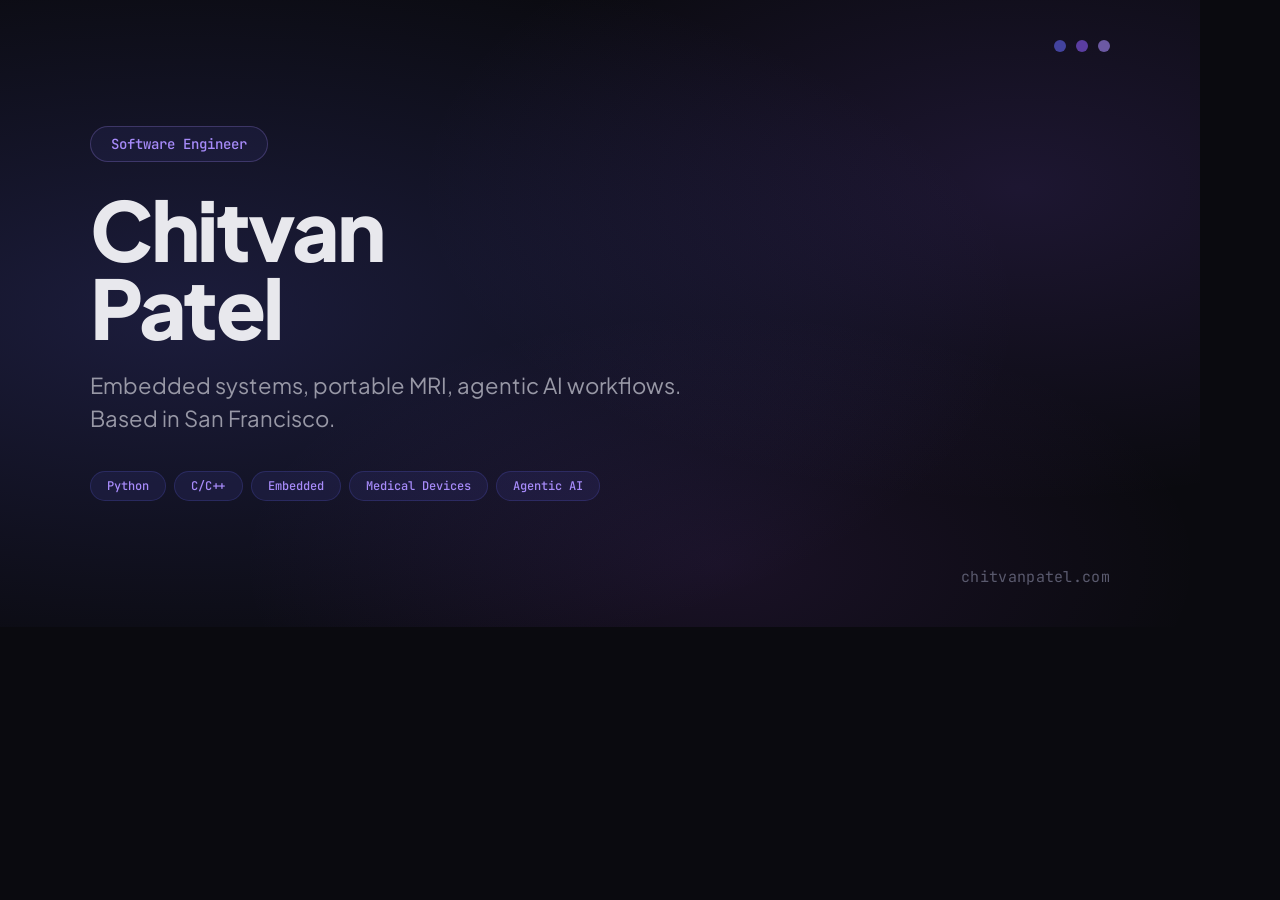
<file: og-template.html>
<!DOCTYPE html>
<html>
<head>
<meta charset="UTF-8">
<style>
* { margin: 0; padding: 0; box-sizing: border-box; }
body {
    width: 1200px;
    height: 627px;
    overflow: hidden;
    font-family: 'Plus Jakarta Sans', -apple-system, sans-serif;
    background: #0a0a0f;
    position: relative;
}
.mesh {
    position: absolute;
    inset: 0;
    background:
        radial-gradient(ellipse 70% 60% at 15% 50%, rgba(99, 102, 241, 0.2), transparent),
        radial-gradient(ellipse 50% 50% at 85% 30%, rgba(139, 92, 246, 0.15), transparent),
        radial-gradient(ellipse 40% 40% at 60% 90%, rgba(168, 85, 247, 0.1), transparent);
}
.content {
    position: relative;
    z-index: 1;
    height: 100%;
    display: flex;
    flex-direction: column;
    justify-content: center;
    padding: 80px 90px;
}
.badge {
    display: inline-block;
    font-family: 'JetBrains Mono', monospace;
    font-size: 14px;
    font-weight: 500;
    color: #a78bfa;
    padding: 8px 20px;
    border: 1px solid rgba(167, 139, 250, 0.25);
    border-radius: 100px;
    margin-bottom: 28px;
    background: rgba(99, 102, 241, 0.08);
    width: fit-content;
}
.name {
    font-size: 82px;
    font-weight: 800;
    color: #e8e8ed;
    line-height: 0.95;
    letter-spacing: -0.03em;
    margin-bottom: 24px;
}
.tagline {
    font-size: 22px;
    color: #9898a6;
    line-height: 1.5;
    max-width: 600px;
    margin-bottom: 36px;
}
.tagline a {
    color: #a78bfa;
    text-decoration: none;
    font-weight: 600;
}
.chips {
    display: flex;
    gap: 8px;
    flex-wrap: wrap;
}
.chip {
    font-family: 'JetBrains Mono', monospace;
    font-size: 12px;
    font-weight: 500;
    color: #a78bfa;
    background: rgba(99, 102, 241, 0.1);
    border: 1px solid rgba(99, 102, 241, 0.2);
    padding: 6px 16px;
    border-radius: 100px;
}
.url {
    position: absolute;
    bottom: 40px;
    right: 90px;
    font-family: 'JetBrains Mono', monospace;
    font-size: 15px;
    color: #5a5a6e;
    letter-spacing: 0.02em;
}
.dots {
    position: absolute;
    top: 40px;
    right: 90px;
    display: flex;
    gap: 10px;
}
.dot {
    width: 12px;
    height: 12px;
    border-radius: 50%;
    opacity: 0.6;
}
.dot-1 { background: #6366f1; }
.dot-2 { background: #8b5cf6; }
.dot-3 { background: #a78bfa; }
</style>
<link href="https://fonts.googleapis.com/css2?family=Plus+Jakarta+Sans:wght@400;600;800&family=JetBrains+Mono:wght@400;500&display=swap" rel="stylesheet">
</head>
<body>
<div class="mesh"></div>
<div class="dots">
    <div class="dot dot-1"></div>
    <div class="dot dot-2"></div>
    <div class="dot dot-3"></div>
</div>
<div class="content">
    <div class="badge">Software Engineer</div>
    <div class="name">Chitvan<br>Patel</div>
    <div class="tagline">Embedded systems, portable MRI, agentic AI workflows. Based in San Francisco.</div>
    <div class="chips">
        <span class="chip">Python</span>
        <span class="chip">C/C++</span>
        <span class="chip">Embedded</span>
        <span class="chip">Medical Devices</span>
        <span class="chip">Agentic AI</span>
    </div>
</div>
<div class="url">chitvanpatel.com</div>
</body>
</html>
</file>
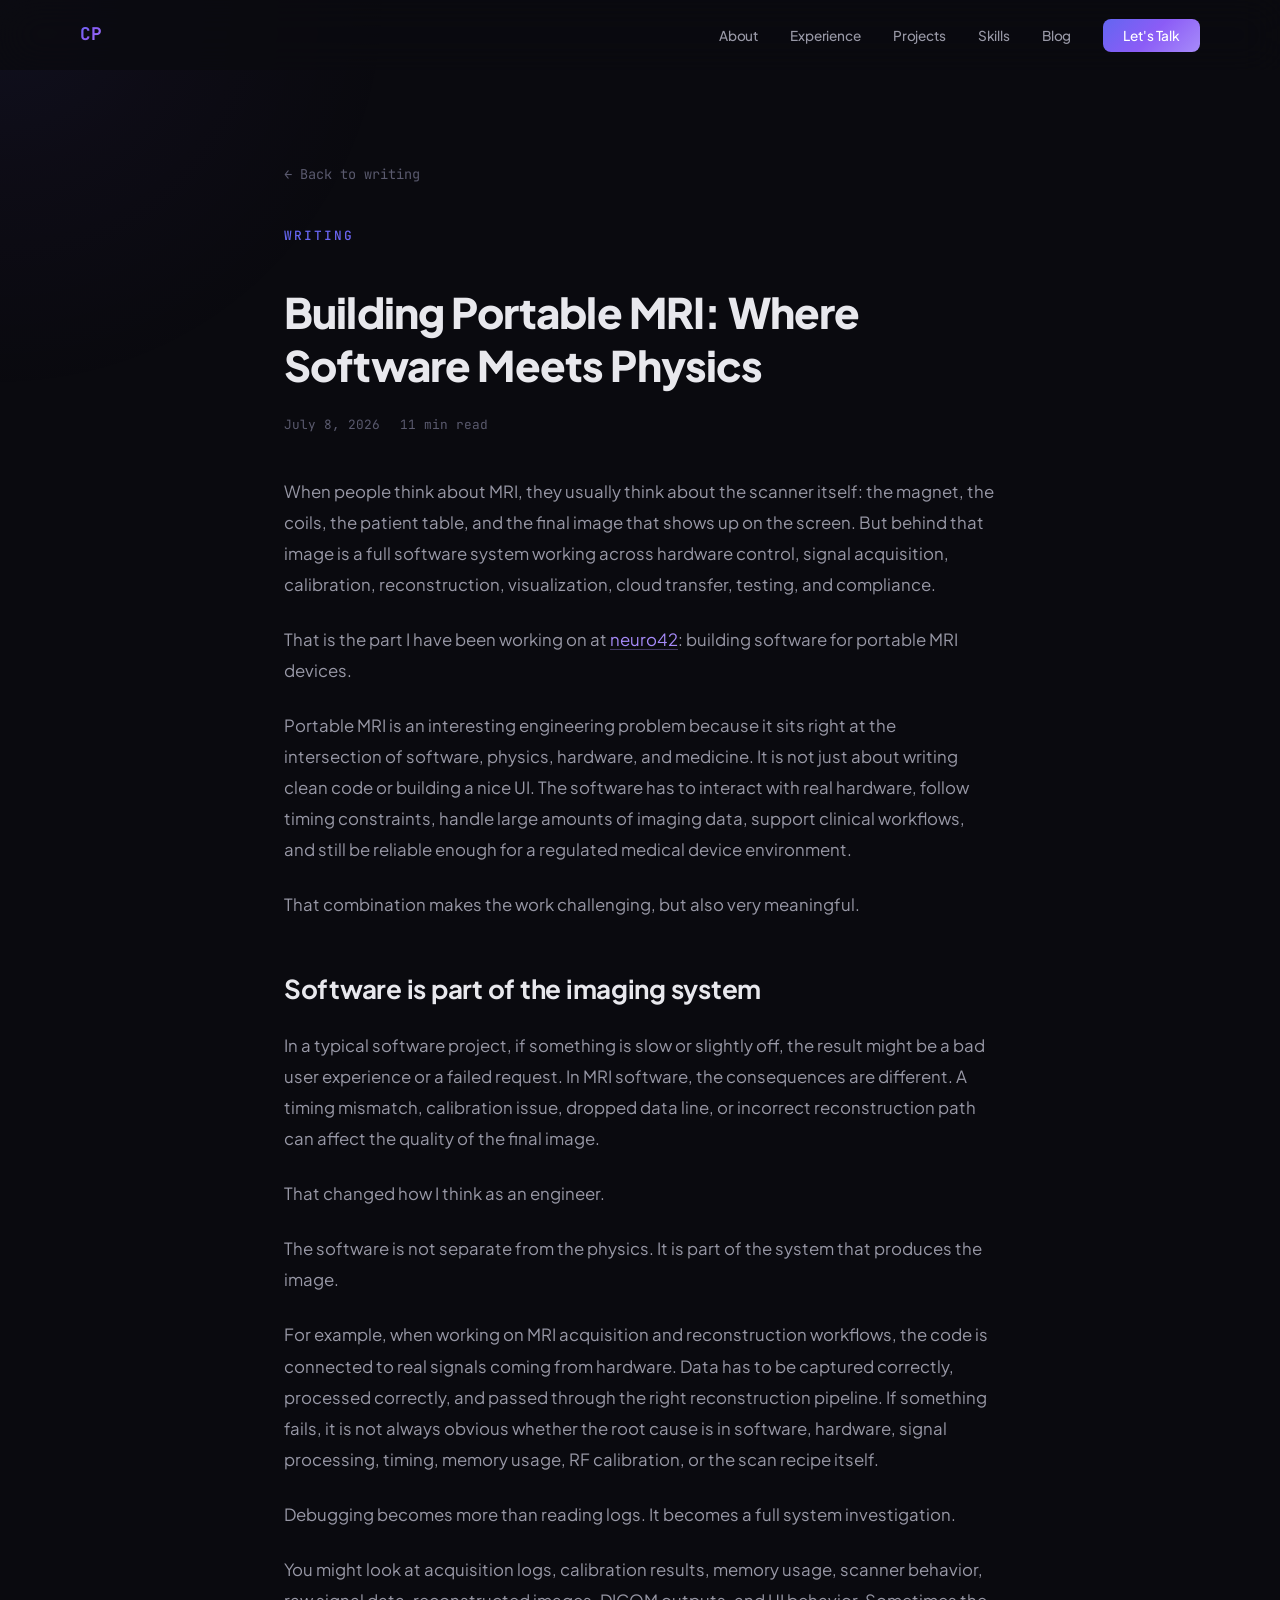
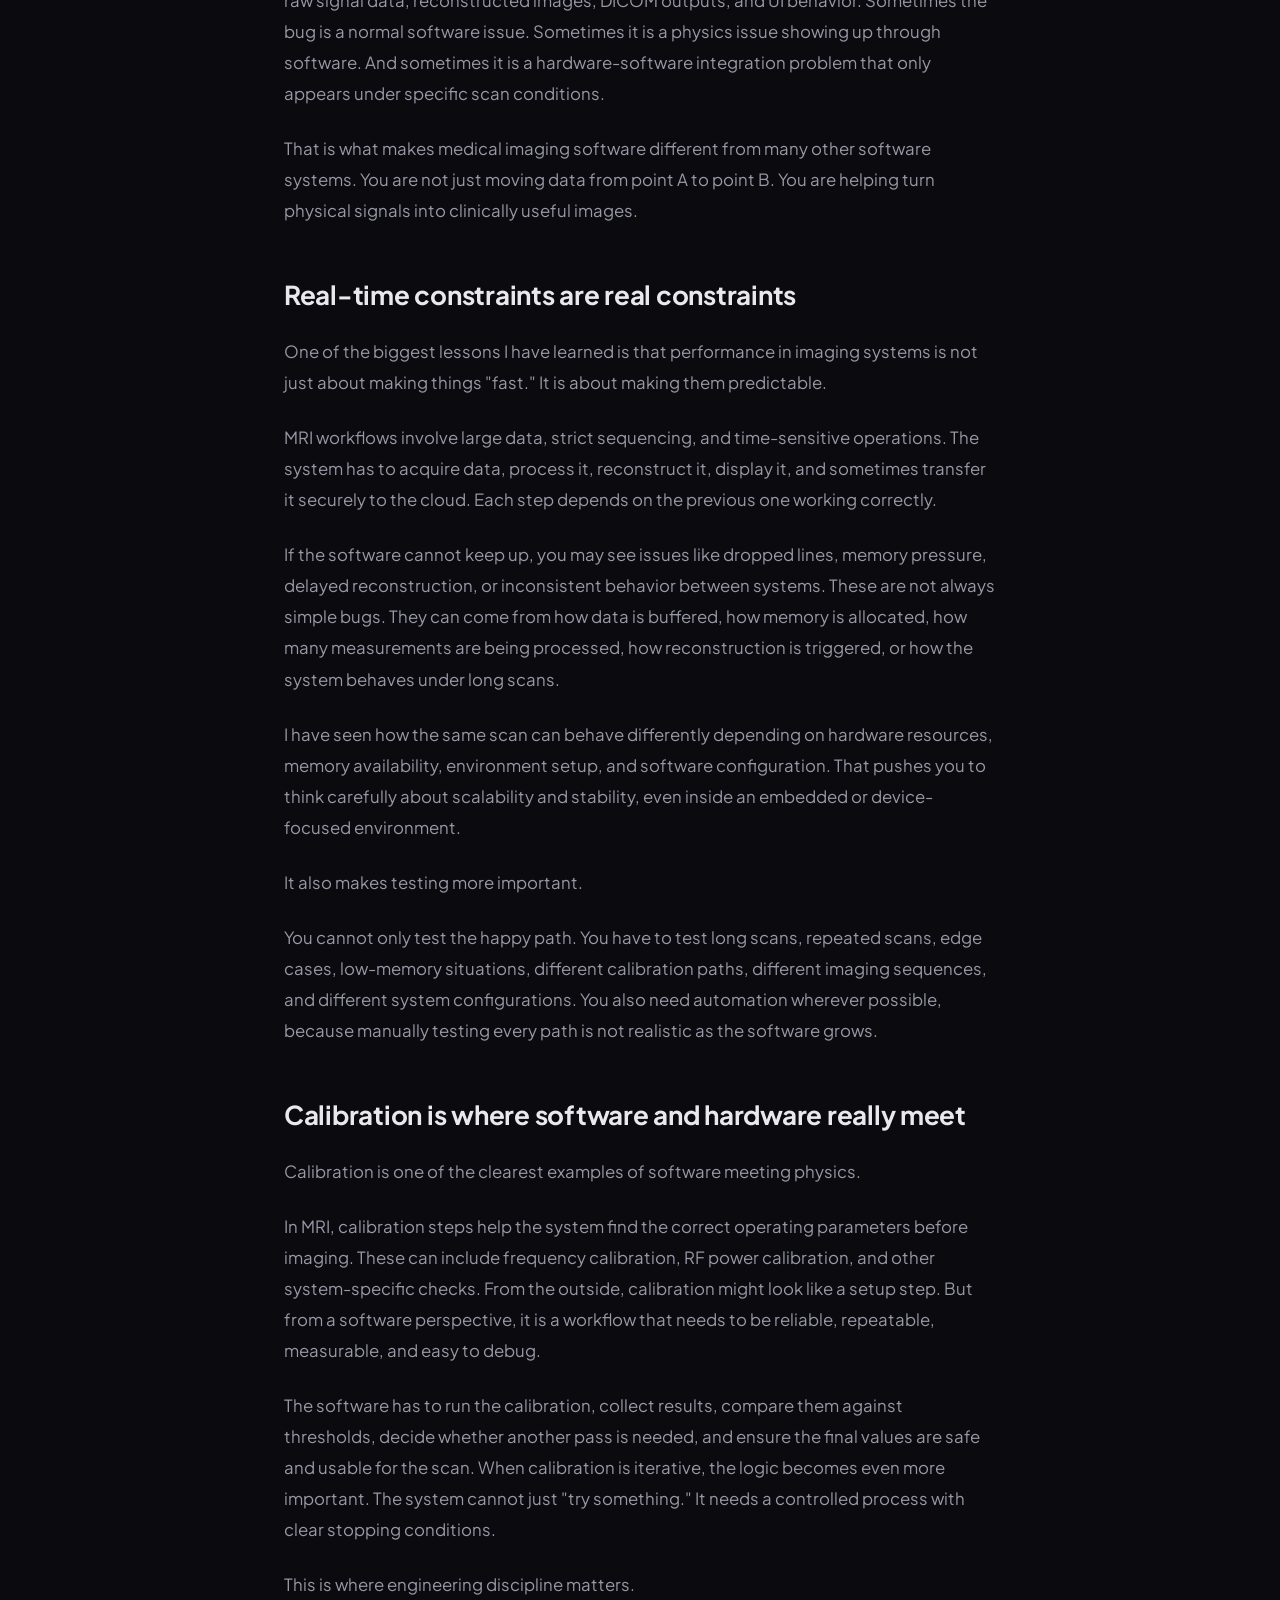
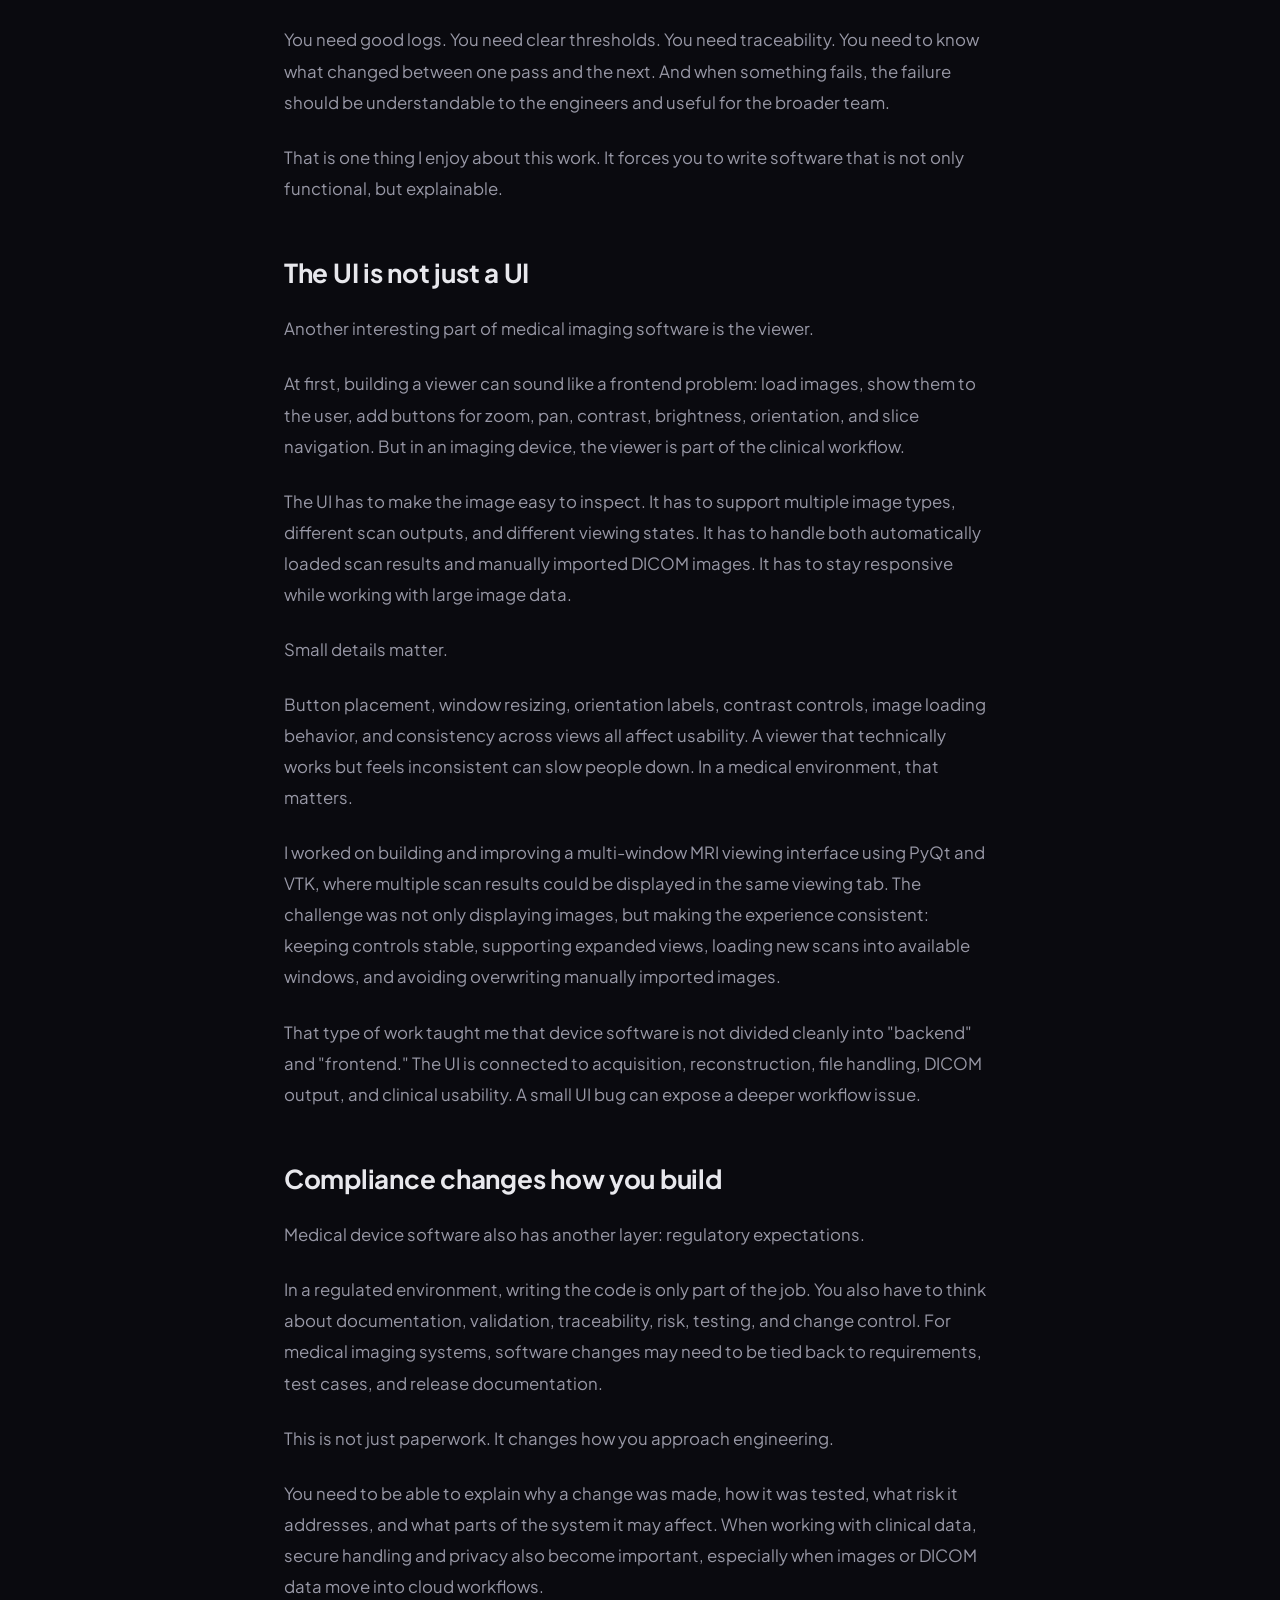
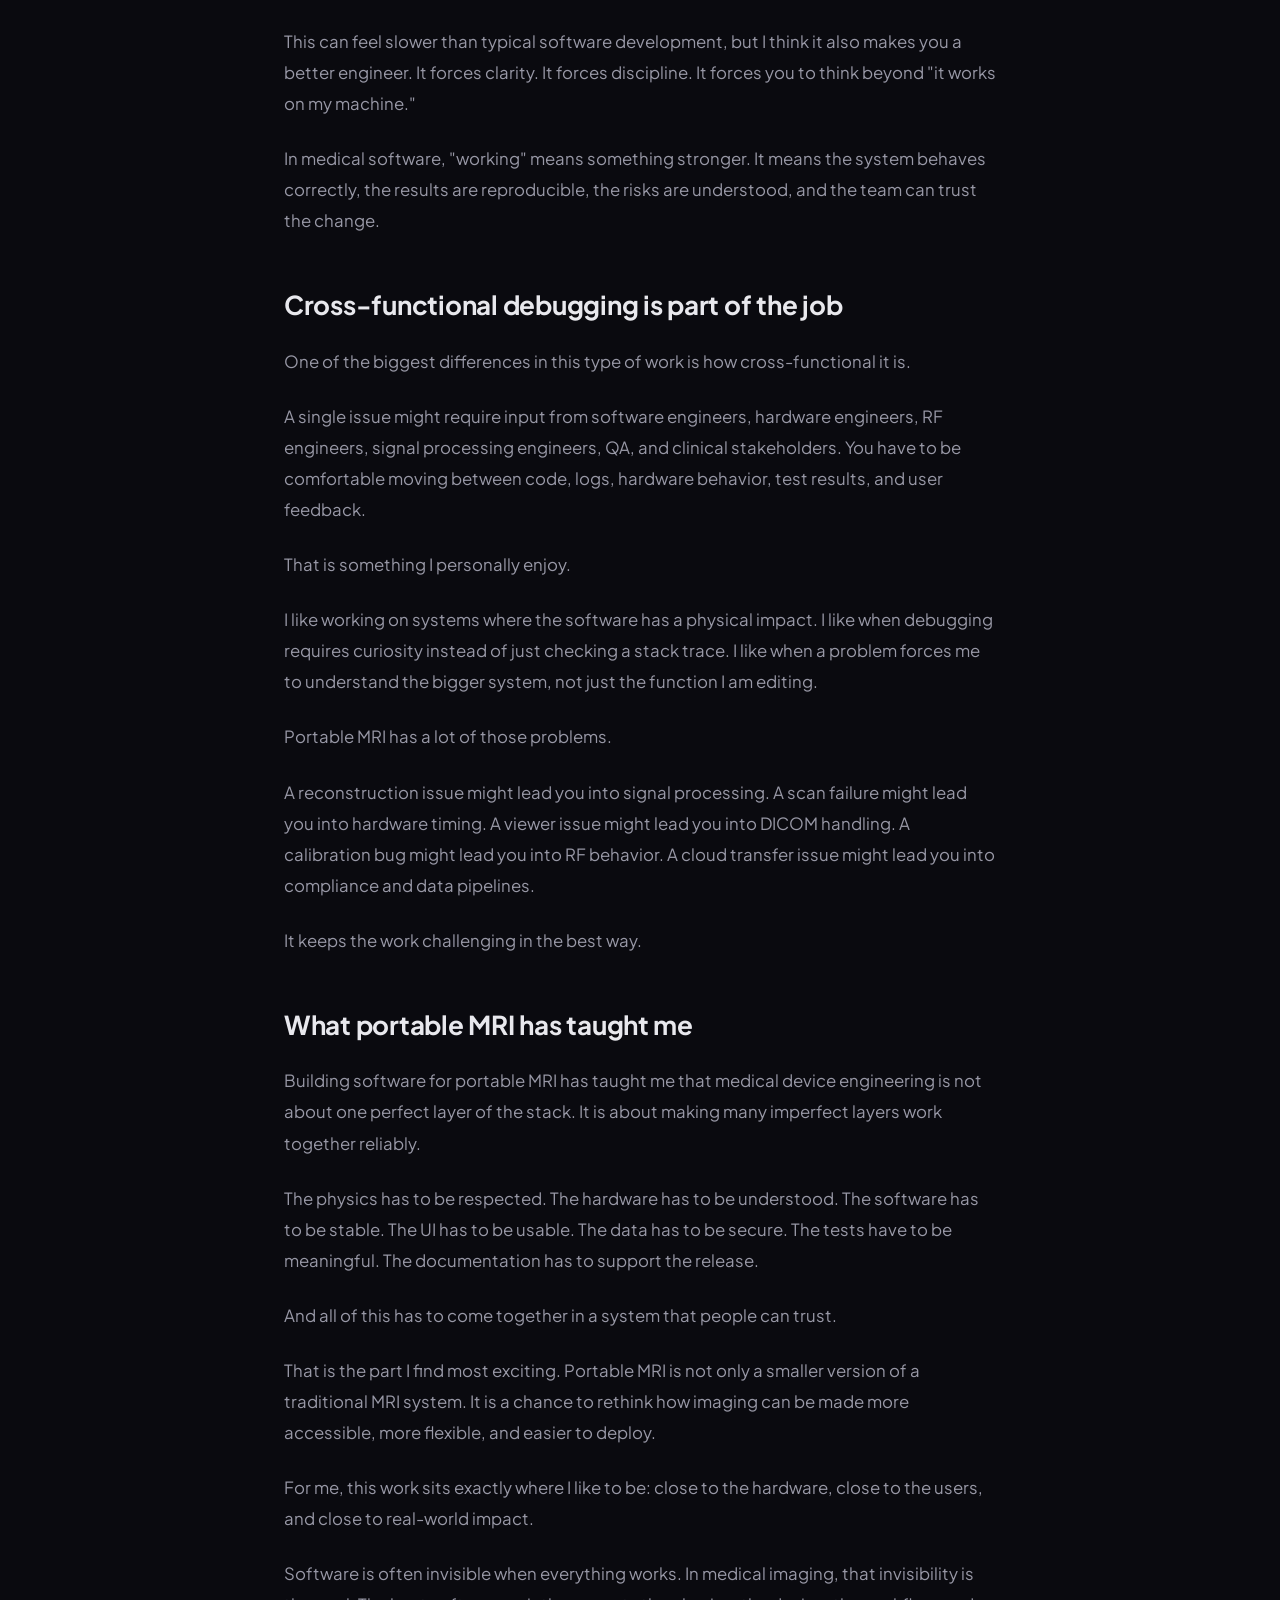
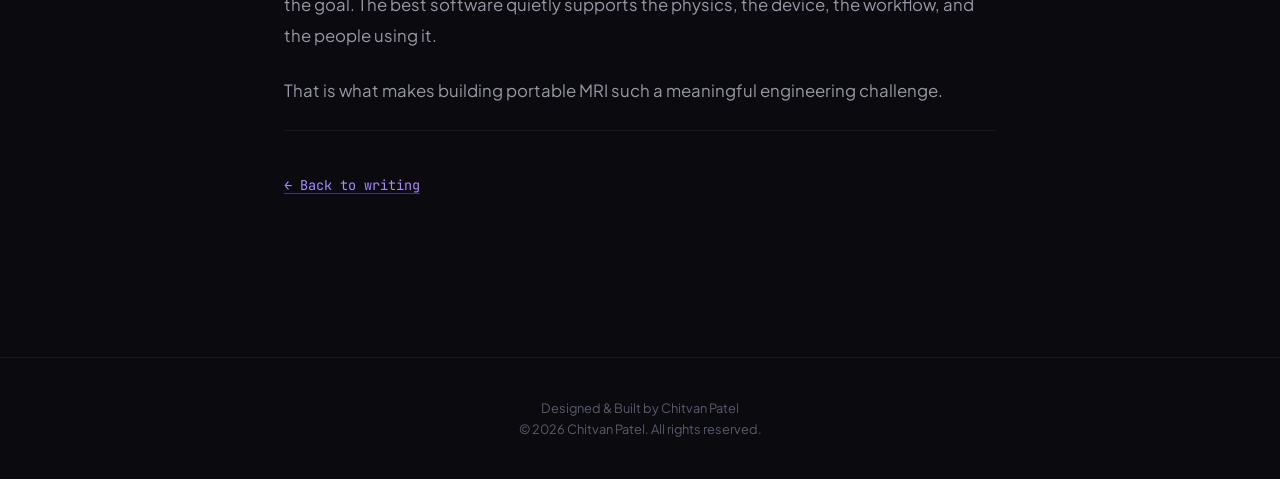
<file: blog/building-portable-mri.html>
<!DOCTYPE html>
<html lang="en">
<head>
    <meta charset="UTF-8">
    <meta name="viewport" content="width=device-width, initial-scale=1.0">
    <title>Building Portable MRI: Where Software Meets Physics | Chitvan Patel</title>
    <meta name="description" content="The challenges of writing software for medical imaging devices, from real-time constraints and calibration to regulatory compliance and cross-functional debugging.">
    <meta name="keywords" content="MRI, medical devices, embedded systems, calibration, DICOM, regulatory compliance, PyQt, VTK, neuro42">
    <meta property="og:title" content="Building Portable MRI: Where Software Meets Physics">
    <meta property="og:description" content="The challenges of writing software for medical imaging devices, from real-time constraints and calibration to regulatory compliance and cross-functional debugging.">
    <meta property="og:type" content="article">
    <meta property="og:image" content="https://chitvanpatel.com/og-image.png">
    <meta property="og:url" content="https://chitvanpatel.com/blog/building-portable-mri.html">
    <meta name="twitter:card" content="summary_large_image">
    <meta name="twitter:image" content="https://chitvanpatel.com/og-image.png">
    <link rel="icon" type="image/svg+xml" href="../favicon.svg">
    <link rel="preconnect" href="https://fonts.googleapis.com">
    <link rel="preconnect" href="https://fonts.gstatic.com" crossorigin>
    <link href="https://fonts.googleapis.com/css2?family=Plus+Jakarta+Sans:wght@300;400;500;600;700;800&family=JetBrains+Mono:wght@400;500&display=swap" rel="stylesheet">
    <link rel="stylesheet" href="../styles.css">
</head>
<body>
    <!-- Mouse gradient follower -->
    <div class="mouse-gradient" id="mouseGradient"></div>
    <!-- Click ripple container -->
    <div class="ripple-container" id="rippleContainer"></div>

    <!-- Navigation -->
    <nav class="nav" id="nav">
        <div class="nav-inner">
            <a href="../index.html" class="nav-logo">CP</a>
            <ul class="nav-links" id="navLinks">
                <li><a href="../index.html#about">About</a></li>
                <li><a href="../index.html#experience">Experience</a></li>
                <li><a href="../index.html#projects">Projects</a></li>
                <li><a href="../index.html#skills">Skills</a></li>
                <li><a href="../index.html#blog">Blog</a></li>
                <li><a href="../index.html#contact" class="nav-cta">Let's Talk</a></li>
            </ul>
            <button class="nav-toggle" id="navToggle" aria-label="Toggle menu">
                <span></span>
                <span></span>
            </button>
        </div>
    </nav>

    <!-- Post header -->
    <header class="post-header">
        <div class="post-container">
            <a href="../index.html#blog" class="post-back">&larr; Back to writing</a>
            <div class="section-label">Writing</div>
            <h1 class="post-title">Building Portable MRI: Where Software Meets Physics</h1>
            <div class="post-meta">
                <span>July 8, 2026</span>
                <span>11 min read</span>
            </div>
        </div>
    </header>

    <!-- Post body -->
    <article class="post-body">
        <div class="post-container">
            <p>When people think about MRI, they usually think about the scanner itself: the magnet, the coils, the patient table, and the final image that shows up on the screen. But behind that image is a full software system working across hardware control, signal acquisition, calibration, reconstruction, visualization, cloud transfer, testing, and compliance.</p>
            <p>That is the part I have been working on at <a href="https://neuro42.com" target="_blank" rel="noopener">neuro42</a>: building software for portable MRI devices.</p>
            <p>Portable MRI is an interesting engineering problem because it sits right at the intersection of software, physics, hardware, and medicine. It is not just about writing clean code or building a nice UI. The software has to interact with real hardware, follow timing constraints, handle large amounts of imaging data, support clinical workflows, and still be reliable enough for a regulated medical device environment.</p>
            <p>That combination makes the work challenging, but also very meaningful.</p>

            <h2>Software is part of the imaging system</h2>
            <p>In a typical software project, if something is slow or slightly off, the result might be a bad user experience or a failed request. In MRI software, the consequences are different. A timing mismatch, calibration issue, dropped data line, or incorrect reconstruction path can affect the quality of the final image.</p>
            <p>That changed how I think as an engineer.</p>
            <p>The software is not separate from the physics. It is part of the system that produces the image.</p>
            <p>For example, when working on MRI acquisition and reconstruction workflows, the code is connected to real signals coming from hardware. Data has to be captured correctly, processed correctly, and passed through the right reconstruction pipeline. If something fails, it is not always obvious whether the root cause is in software, hardware, signal processing, timing, memory usage, RF calibration, or the scan recipe itself.</p>
            <p>Debugging becomes more than reading logs. It becomes a full system investigation.</p>
            <p>You might look at acquisition logs, calibration results, memory usage, scanner behavior, raw signal data, reconstructed images, DICOM outputs, and UI behavior. Sometimes the bug is a normal software issue. Sometimes it is a physics issue showing up through software. And sometimes it is a hardware-software integration problem that only appears under specific scan conditions.</p>
            <p>That is what makes medical imaging software different from many other software systems. You are not just moving data from point A to point B. You are helping turn physical signals into clinically useful images.</p>

            <h2>Real-time constraints are real constraints</h2>
            <p>One of the biggest lessons I have learned is that performance in imaging systems is not just about making things "fast." It is about making them predictable.</p>
            <p>MRI workflows involve large data, strict sequencing, and time-sensitive operations. The system has to acquire data, process it, reconstruct it, display it, and sometimes transfer it securely to the cloud. Each step depends on the previous one working correctly.</p>
            <p>If the software cannot keep up, you may see issues like dropped lines, memory pressure, delayed reconstruction, or inconsistent behavior between systems. These are not always simple bugs. They can come from how data is buffered, how memory is allocated, how many measurements are being processed, how reconstruction is triggered, or how the system behaves under long scans.</p>
            <p>I have seen how the same scan can behave differently depending on hardware resources, memory availability, environment setup, and software configuration. That pushes you to think carefully about scalability and stability, even inside an embedded or device-focused environment.</p>
            <p>It also makes testing more important.</p>
            <p>You cannot only test the happy path. You have to test long scans, repeated scans, edge cases, low-memory situations, different calibration paths, different imaging sequences, and different system configurations. You also need automation wherever possible, because manually testing every path is not realistic as the software grows.</p>

            <h2>Calibration is where software and hardware really meet</h2>
            <p>Calibration is one of the clearest examples of software meeting physics.</p>
            <p>In MRI, calibration steps help the system find the correct operating parameters before imaging. These can include frequency calibration, RF power calibration, and other system-specific checks. From the outside, calibration might look like a setup step. But from a software perspective, it is a workflow that needs to be reliable, repeatable, measurable, and easy to debug.</p>
            <p>The software has to run the calibration, collect results, compare them against thresholds, decide whether another pass is needed, and ensure the final values are safe and usable for the scan. When calibration is iterative, the logic becomes even more important. The system cannot just "try something." It needs a controlled process with clear stopping conditions.</p>
            <p>This is where engineering discipline matters.</p>
            <p>You need good logs. You need clear thresholds. You need traceability. You need to know what changed between one pass and the next. And when something fails, the failure should be understandable to the engineers and useful for the broader team.</p>
            <p>That is one thing I enjoy about this work. It forces you to write software that is not only functional, but explainable.</p>

            <h2>The UI is not just a UI</h2>
            <p>Another interesting part of medical imaging software is the viewer.</p>
            <p>At first, building a viewer can sound like a frontend problem: load images, show them to the user, add buttons for zoom, pan, contrast, brightness, orientation, and slice navigation. But in an imaging device, the viewer is part of the clinical workflow.</p>
            <p>The UI has to make the image easy to inspect. It has to support multiple image types, different scan outputs, and different viewing states. It has to handle both automatically loaded scan results and manually imported DICOM images. It has to stay responsive while working with large image data.</p>
            <p>Small details matter.</p>
            <p>Button placement, window resizing, orientation labels, contrast controls, image loading behavior, and consistency across views all affect usability. A viewer that technically works but feels inconsistent can slow people down. In a medical environment, that matters.</p>
            <p>I worked on building and improving a multi-window MRI viewing interface using PyQt and VTK, where multiple scan results could be displayed in the same viewing tab. The challenge was not only displaying images, but making the experience consistent: keeping controls stable, supporting expanded views, loading new scans into available windows, and avoiding overwriting manually imported images.</p>
            <p>That type of work taught me that device software is not divided cleanly into "backend" and "frontend." The UI is connected to acquisition, reconstruction, file handling, DICOM output, and clinical usability. A small UI bug can expose a deeper workflow issue.</p>

            <h2>Compliance changes how you build</h2>
            <p>Medical device software also has another layer: regulatory expectations.</p>
            <p>In a regulated environment, writing the code is only part of the job. You also have to think about documentation, validation, traceability, risk, testing, and change control. For medical imaging systems, software changes may need to be tied back to requirements, test cases, and release documentation.</p>
            <p>This is not just paperwork. It changes how you approach engineering.</p>
            <p>You need to be able to explain why a change was made, how it was tested, what risk it addresses, and what parts of the system it may affect. When working with clinical data, secure handling and privacy also become important, especially when images or DICOM data move into cloud workflows.</p>
            <p>This can feel slower than typical software development, but I think it also makes you a better engineer. It forces clarity. It forces discipline. It forces you to think beyond "it works on my machine."</p>
            <p>In medical software, "working" means something stronger. It means the system behaves correctly, the results are reproducible, the risks are understood, and the team can trust the change.</p>

            <h2>Cross-functional debugging is part of the job</h2>
            <p>One of the biggest differences in this type of work is how cross-functional it is.</p>
            <p>A single issue might require input from software engineers, hardware engineers, RF engineers, signal processing engineers, QA, and clinical stakeholders. You have to be comfortable moving between code, logs, hardware behavior, test results, and user feedback.</p>
            <p>That is something I personally enjoy.</p>
            <p>I like working on systems where the software has a physical impact. I like when debugging requires curiosity instead of just checking a stack trace. I like when a problem forces me to understand the bigger system, not just the function I am editing.</p>
            <p>Portable MRI has a lot of those problems.</p>
            <p>A reconstruction issue might lead you into signal processing. A scan failure might lead you into hardware timing. A viewer issue might lead you into DICOM handling. A calibration bug might lead you into RF behavior. A cloud transfer issue might lead you into compliance and data pipelines.</p>
            <p>It keeps the work challenging in the best way.</p>

            <h2>What portable MRI has taught me</h2>
            <p>Building software for portable MRI has taught me that medical device engineering is not about one perfect layer of the stack. It is about making many imperfect layers work together reliably.</p>
            <p>The physics has to be respected. The hardware has to be understood. The software has to be stable. The UI has to be usable. The data has to be secure. The tests have to be meaningful. The documentation has to support the release.</p>
            <p>And all of this has to come together in a system that people can trust.</p>
            <p>That is the part I find most exciting. Portable MRI is not only a smaller version of a traditional MRI system. It is a chance to rethink how imaging can be made more accessible, more flexible, and easier to deploy.</p>
            <p>For me, this work sits exactly where I like to be: close to the hardware, close to the users, and close to real-world impact.</p>
            <p>Software is often invisible when everything works. In medical imaging, that invisibility is the goal. The best software quietly supports the physics, the device, the workflow, and the people using it.</p>
            <p>That is what makes building portable MRI such a meaningful engineering challenge.</p>

            <div class="post-footer-nav">
                <a href="../index.html#blog" class="post-back">&larr; Back to writing</a>
            </div>
        </div>
    </article>

    <!-- Footer -->
    <footer class="footer">
        <div class="container">
            <p>Designed & Built by Chitvan Patel</p>
            <p>&copy; 2026 Chitvan Patel. All rights reserved.</p>
        </div>
    </footer>

    <script src="../script.js"></script>
</body>
</html>
</file>
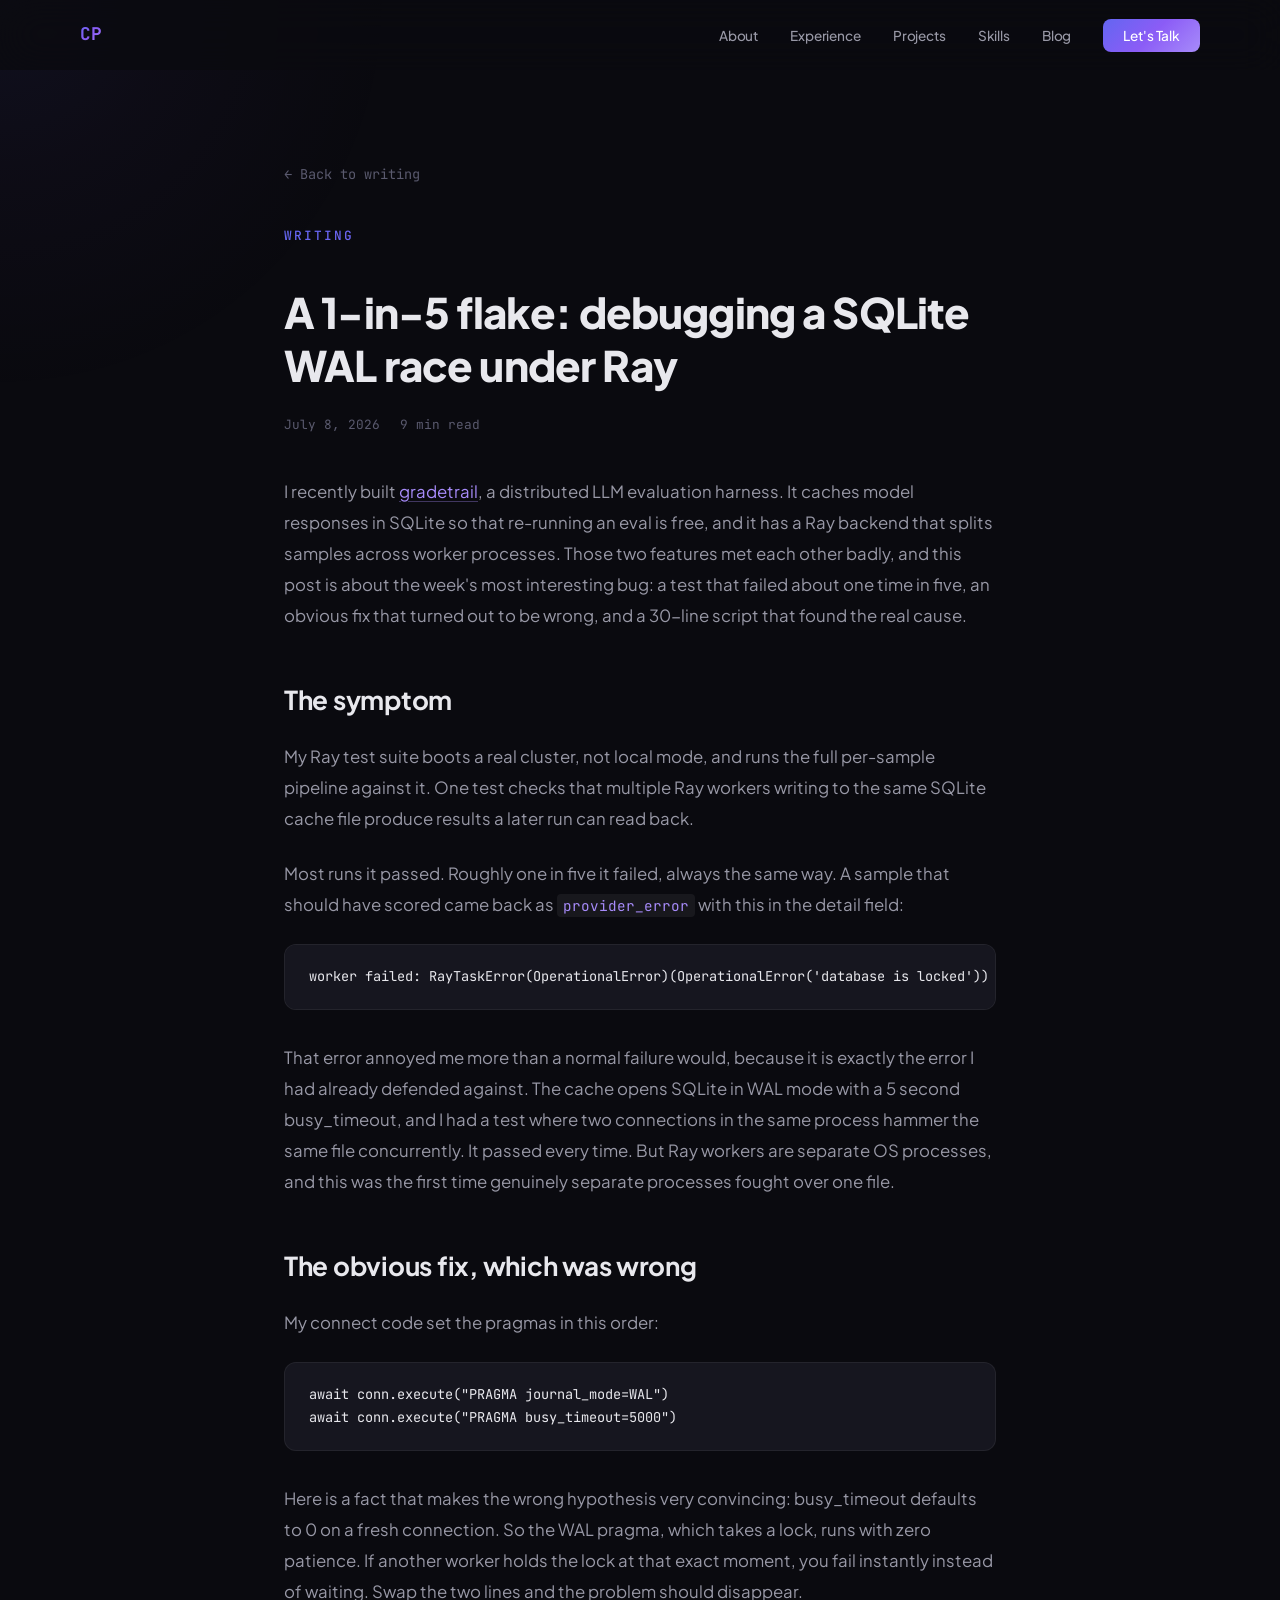
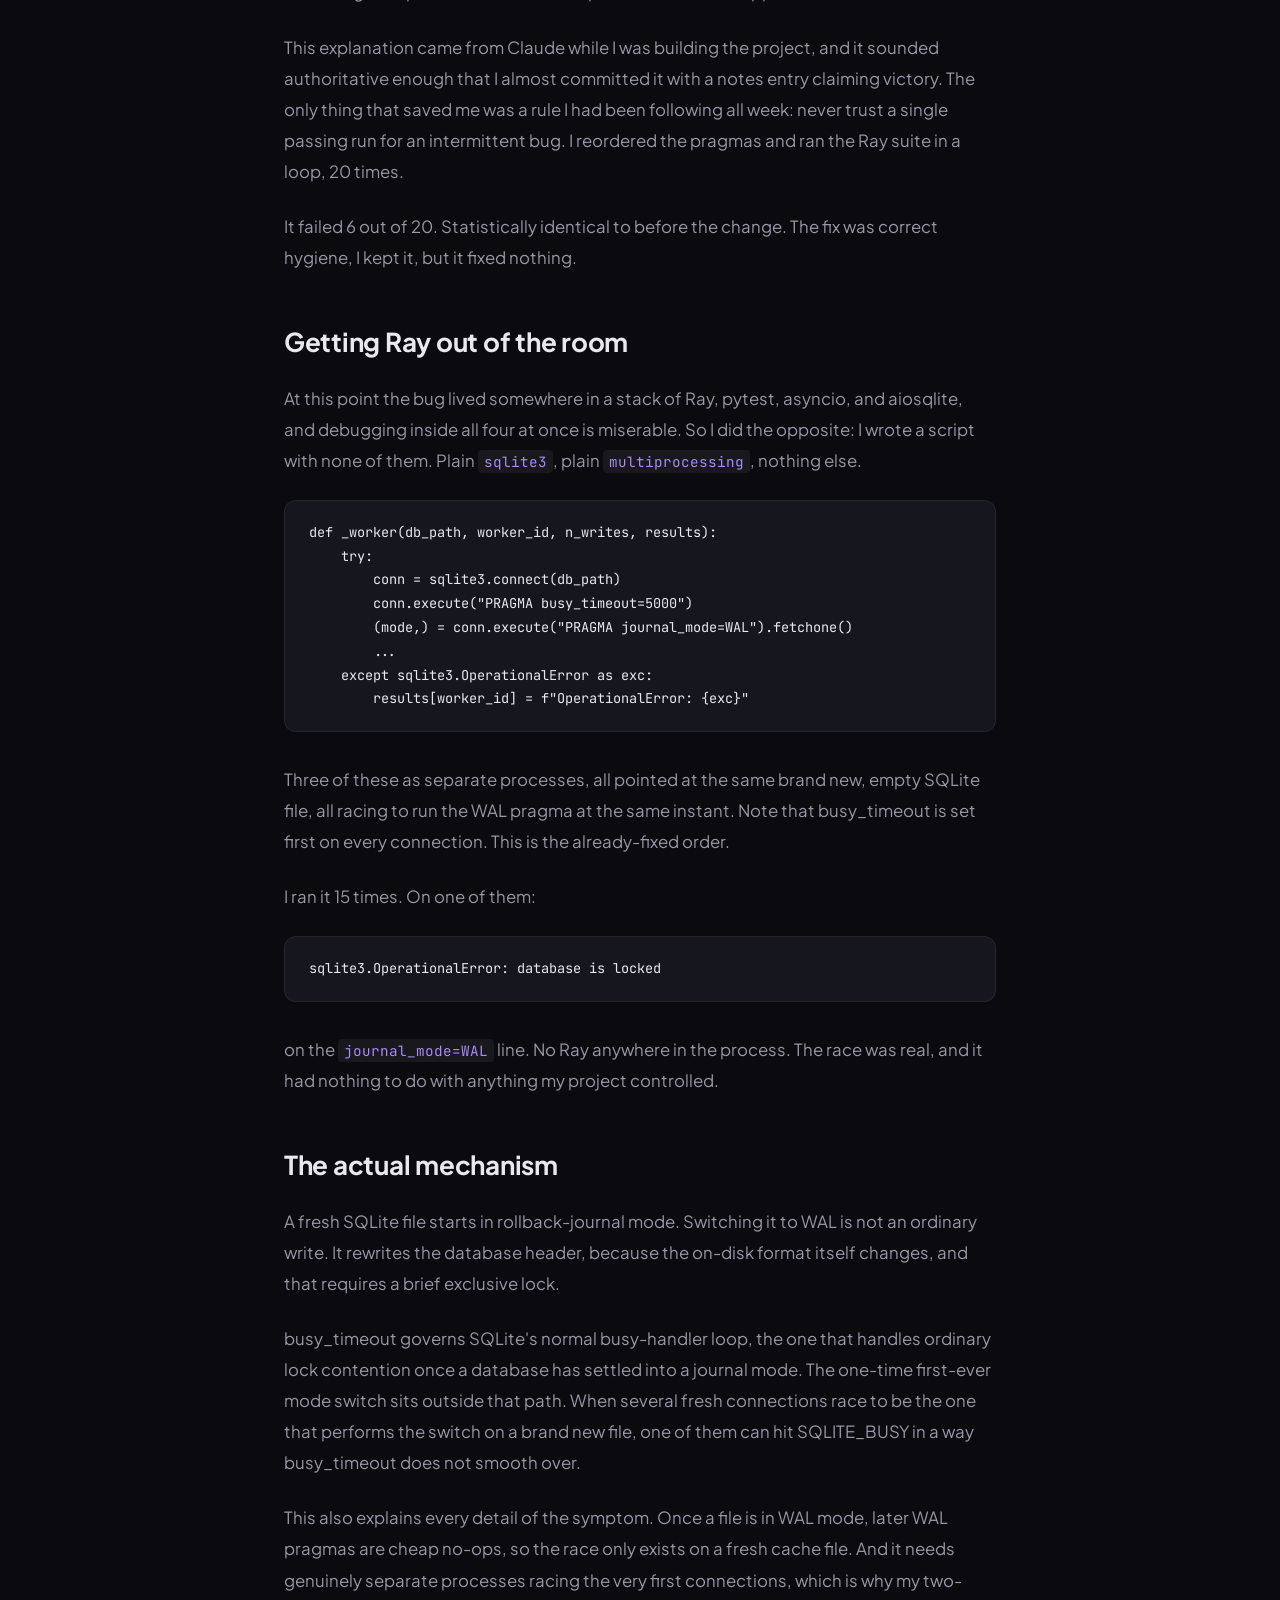
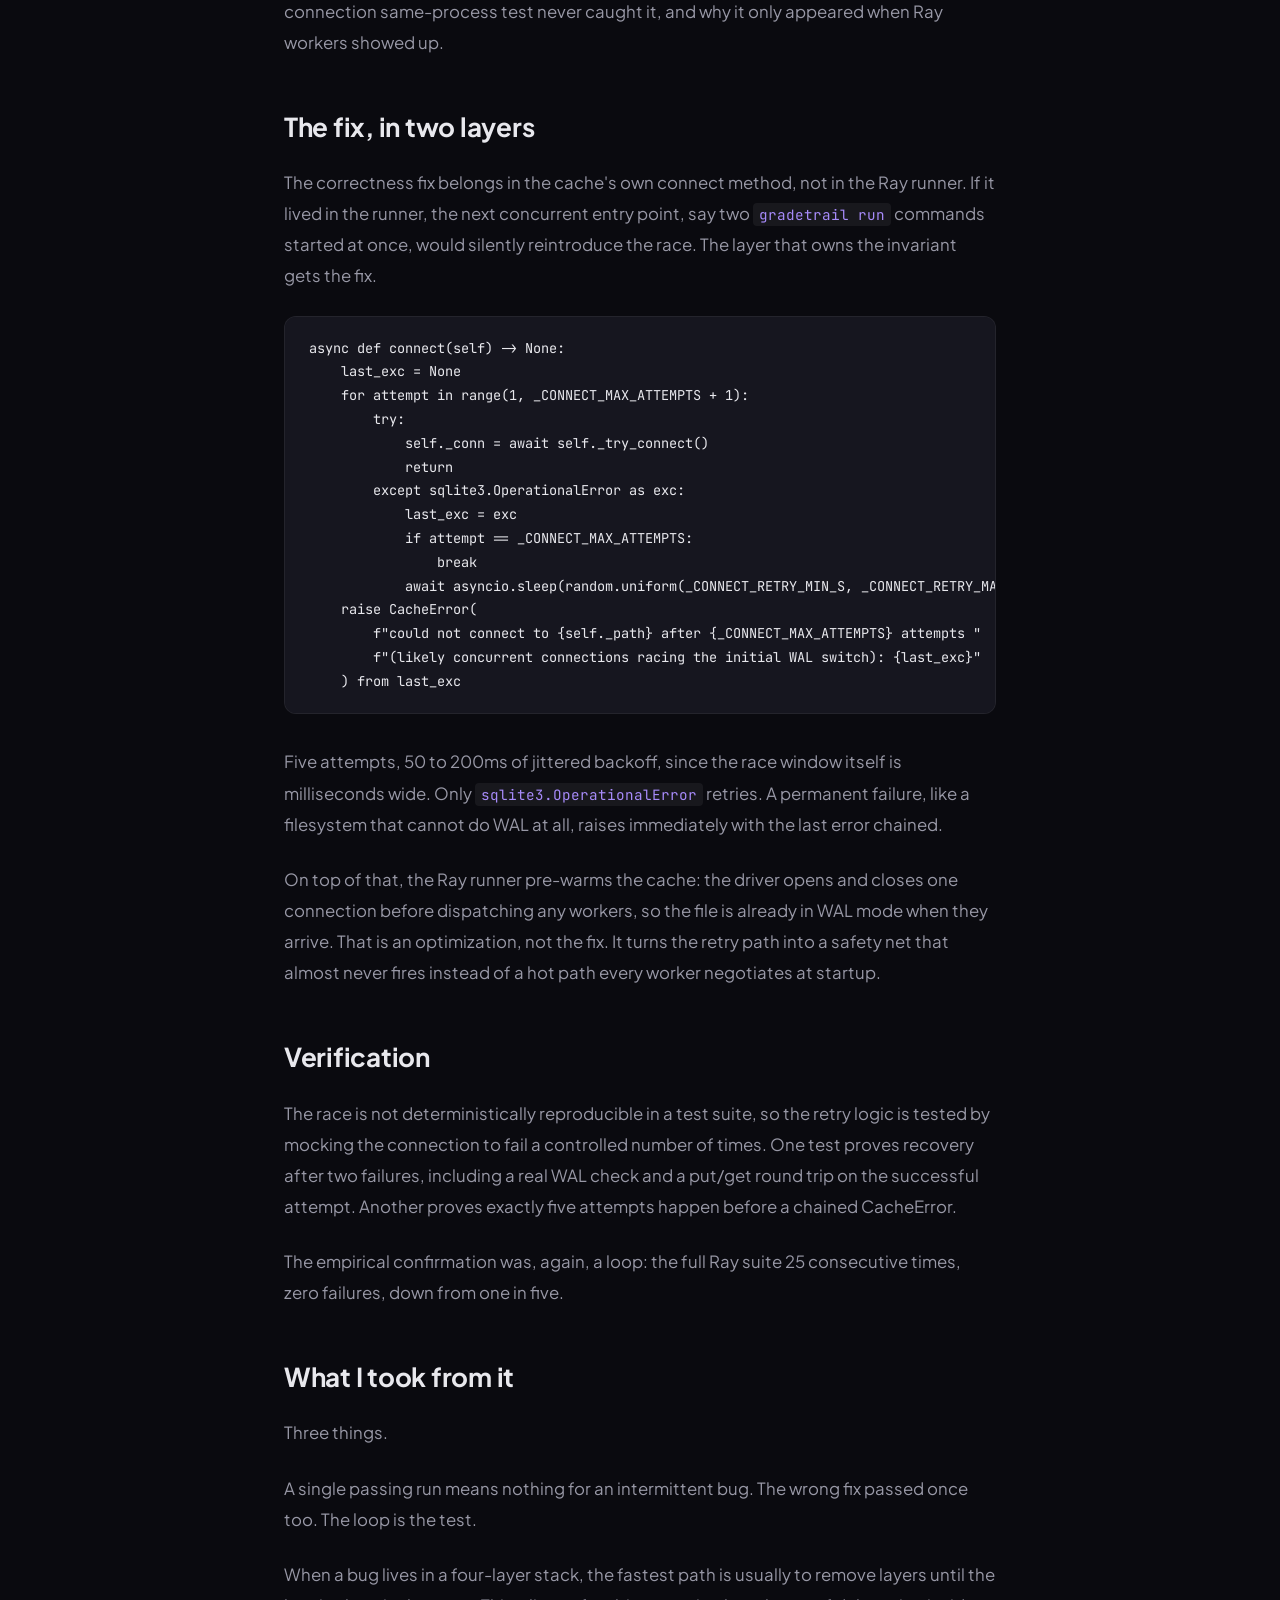
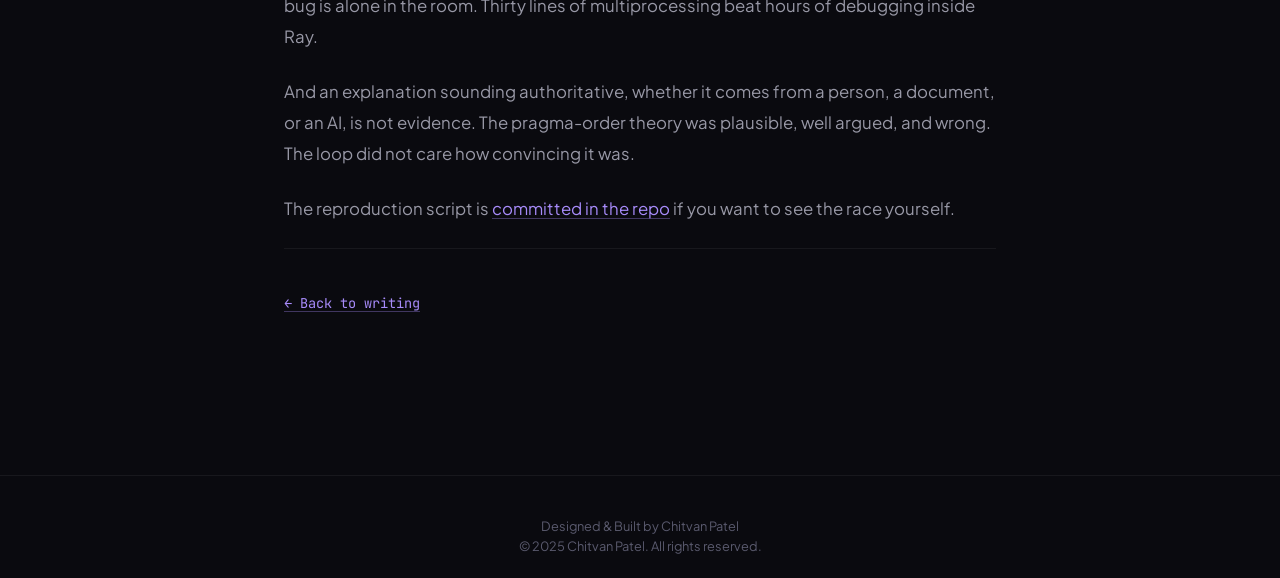
<file: blog/sqlite-wal-race-under-ray.html>
<!DOCTYPE html>
<html lang="en">
<head>
    <meta charset="UTF-8">
    <meta name="viewport" content="width=device-width, initial-scale=1.0">
    <title>A 1-in-5 flake: debugging a SQLite WAL race under Ray | Chitvan Patel</title>
    <meta name="description" content="A test failed one time in five. The obvious fix, suggested by Claude, was wrong. Here's how a 30-line reproduction script found the real cause: a SQLite WAL mode race between fresh connections.">
    <meta name="keywords" content="SQLite, WAL mode, Ray, race condition, debugging, busy_timeout, Python, gradetrail">
    <meta property="og:title" content="A 1-in-5 flake: debugging a SQLite WAL race under Ray">
    <meta property="og:description" content="A test failed one time in five. The obvious fix, suggested by Claude, was wrong. Here's how a 30-line reproduction script found the real cause.">
    <meta property="og:type" content="article">
    <meta property="og:image" content="https://chitvanpatel.com/og-image.png">
    <meta property="og:url" content="https://chitvanpatel.com/blog/sqlite-wal-race-under-ray.html">
    <meta name="twitter:card" content="summary_large_image">
    <meta name="twitter:image" content="https://chitvanpatel.com/og-image.png">
    <link rel="icon" type="image/svg+xml" href="../favicon.svg">
    <link rel="preconnect" href="https://fonts.googleapis.com">
    <link rel="preconnect" href="https://fonts.gstatic.com" crossorigin>
    <link href="https://fonts.googleapis.com/css2?family=Plus+Jakarta+Sans:wght@300;400;500;600;700;800&family=JetBrains+Mono:wght@400;500&display=swap" rel="stylesheet">
    <link rel="stylesheet" href="../styles.css">
</head>
<body>
    <!-- Mouse gradient follower -->
    <div class="mouse-gradient" id="mouseGradient"></div>
    <!-- Click ripple container -->
    <div class="ripple-container" id="rippleContainer"></div>

    <!-- Navigation -->
    <nav class="nav" id="nav">
        <div class="nav-inner">
            <a href="../index.html" class="nav-logo">CP</a>
            <ul class="nav-links" id="navLinks">
                <li><a href="../index.html#about">About</a></li>
                <li><a href="../index.html#experience">Experience</a></li>
                <li><a href="../index.html#projects">Projects</a></li>
                <li><a href="../index.html#skills">Skills</a></li>
                <li><a href="../index.html#blog">Blog</a></li>
                <li><a href="../index.html#contact" class="nav-cta">Let's Talk</a></li>
            </ul>
            <button class="nav-toggle" id="navToggle" aria-label="Toggle menu">
                <span></span>
                <span></span>
            </button>
        </div>
    </nav>

    <!-- Post header -->
    <header class="post-header">
        <div class="post-container">
            <a href="../index.html#blog" class="post-back">&larr; Back to writing</a>
            <div class="section-label">Writing</div>
            <h1 class="post-title">A 1-in-5 flake: debugging a SQLite WAL race under Ray</h1>
            <div class="post-meta">
                <span>July 8, 2026</span>
                <span>9 min read</span>
            </div>
        </div>
    </header>

    <!-- Post body -->
    <article class="post-body">
        <div class="post-container">
            <p>I recently built <a href="https://github.com/Cpatel2000/gradetrail" target="_blank" rel="noopener">gradetrail</a>, a distributed LLM evaluation harness. It caches model responses in SQLite so that re-running an eval is free, and it has a Ray backend that splits samples across worker processes. Those two features met each other badly, and this post is about the week's most interesting bug: a test that failed about one time in five, an obvious fix that turned out to be wrong, and a 30-line script that found the real cause.</p>

            <h2>The symptom</h2>
            <p>My Ray test suite boots a real cluster, not local mode, and runs the full per-sample pipeline against it. One test checks that multiple Ray workers writing to the same SQLite cache file produce results a later run can read back.</p>
            <p>Most runs it passed. Roughly one in five it failed, always the same way. A sample that should have scored came back as <code>provider_error</code> with this in the detail field:</p>
            <pre><code>worker failed: RayTaskError(OperationalError)(OperationalError('database is locked'))</code></pre>
            <p>That error annoyed me more than a normal failure would, because it is exactly the error I had already defended against. The cache opens SQLite in WAL mode with a 5 second busy_timeout, and I had a test where two connections in the same process hammer the same file concurrently. It passed every time. But Ray workers are separate OS processes, and this was the first time genuinely separate processes fought over one file.</p>

            <h2>The obvious fix, which was wrong</h2>
            <p>My connect code set the pragmas in this order:</p>
            <pre><code>await conn.execute("PRAGMA journal_mode=WAL")
await conn.execute("PRAGMA busy_timeout=5000")</code></pre>
            <p>Here is a fact that makes the wrong hypothesis very convincing: busy_timeout defaults to 0 on a fresh connection. So the WAL pragma, which takes a lock, runs with zero patience. If another worker holds the lock at that exact moment, you fail instantly instead of waiting. Swap the two lines and the problem should disappear.</p>
            <p>This explanation came from Claude while I was building the project, and it sounded authoritative enough that I almost committed it with a notes entry claiming victory. The only thing that saved me was a rule I had been following all week: never trust a single passing run for an intermittent bug. I reordered the pragmas and ran the Ray suite in a loop, 20 times.</p>
            <p>It failed 6 out of 20. Statistically identical to before the change. The fix was correct hygiene, I kept it, but it fixed nothing.</p>

            <h2>Getting Ray out of the room</h2>
            <p>At this point the bug lived somewhere in a stack of Ray, pytest, asyncio, and aiosqlite, and debugging inside all four at once is miserable. So I did the opposite: I wrote a script with none of them. Plain <code>sqlite3</code>, plain <code>multiprocessing</code>, nothing else.</p>
            <pre><code>def _worker(db_path, worker_id, n_writes, results):
    try:
        conn = sqlite3.connect(db_path)
        conn.execute("PRAGMA busy_timeout=5000")
        (mode,) = conn.execute("PRAGMA journal_mode=WAL").fetchone()
        ...
    except sqlite3.OperationalError as exc:
        results[worker_id] = f"OperationalError: {exc}"</code></pre>
            <p>Three of these as separate processes, all pointed at the same brand new, empty SQLite file, all racing to run the WAL pragma at the same instant. Note that busy_timeout is set first on every connection. This is the already-fixed order.</p>
            <p>I ran it 15 times. On one of them:</p>
            <pre><code>sqlite3.OperationalError: database is locked</code></pre>
            <p>on the <code>journal_mode=WAL</code> line. No Ray anywhere in the process. The race was real, and it had nothing to do with anything my project controlled.</p>

            <h2>The actual mechanism</h2>
            <p>A fresh SQLite file starts in rollback-journal mode. Switching it to WAL is not an ordinary write. It rewrites the database header, because the on-disk format itself changes, and that requires a brief exclusive lock.</p>
            <p>busy_timeout governs SQLite's normal busy-handler loop, the one that handles ordinary lock contention once a database has settled into a journal mode. The one-time first-ever mode switch sits outside that path. When several fresh connections race to be the one that performs the switch on a brand new file, one of them can hit SQLITE_BUSY in a way busy_timeout does not smooth over.</p>
            <p>This also explains every detail of the symptom. Once a file is in WAL mode, later WAL pragmas are cheap no-ops, so the race only exists on a fresh cache file. And it needs genuinely separate processes racing the very first connections, which is why my two-connection same-process test never caught it, and why it only appeared when Ray workers showed up.</p>

            <h2>The fix, in two layers</h2>
            <p>The correctness fix belongs in the cache's own connect method, not in the Ray runner. If it lived in the runner, the next concurrent entry point, say two <code>gradetrail run</code> commands started at once, would silently reintroduce the race. The layer that owns the invariant gets the fix.</p>
            <pre><code>async def connect(self) -> None:
    last_exc = None
    for attempt in range(1, _CONNECT_MAX_ATTEMPTS + 1):
        try:
            self._conn = await self._try_connect()
            return
        except sqlite3.OperationalError as exc:
            last_exc = exc
            if attempt == _CONNECT_MAX_ATTEMPTS:
                break
            await asyncio.sleep(random.uniform(_CONNECT_RETRY_MIN_S, _CONNECT_RETRY_MAX_S))
    raise CacheError(
        f"could not connect to {self._path} after {_CONNECT_MAX_ATTEMPTS} attempts "
        f"(likely concurrent connections racing the initial WAL switch): {last_exc}"
    ) from last_exc</code></pre>
            <p>Five attempts, 50 to 200ms of jittered backoff, since the race window itself is milliseconds wide. Only <code>sqlite3.OperationalError</code> retries. A permanent failure, like a filesystem that cannot do WAL at all, raises immediately with the last error chained.</p>
            <p>On top of that, the Ray runner pre-warms the cache: the driver opens and closes one connection before dispatching any workers, so the file is already in WAL mode when they arrive. That is an optimization, not the fix. It turns the retry path into a safety net that almost never fires instead of a hot path every worker negotiates at startup.</p>

            <h2>Verification</h2>
            <p>The race is not deterministically reproducible in a test suite, so the retry logic is tested by mocking the connection to fail a controlled number of times. One test proves recovery after two failures, including a real WAL check and a put/get round trip on the successful attempt. Another proves exactly five attempts happen before a chained CacheError.</p>
            <p>The empirical confirmation was, again, a loop: the full Ray suite 25 consecutive times, zero failures, down from one in five.</p>

            <h2>What I took from it</h2>
            <p>Three things.</p>
            <p>A single passing run means nothing for an intermittent bug. The wrong fix passed once too. The loop is the test.</p>
            <p>When a bug lives in a four-layer stack, the fastest path is usually to remove layers until the bug is alone in the room. Thirty lines of multiprocessing beat hours of debugging inside Ray.</p>
            <p>And an explanation sounding authoritative, whether it comes from a person, a document, or an AI, is not evidence. The pragma-order theory was plausible, well argued, and wrong. The loop did not care how convincing it was.</p>
            <p>The reproduction script is <a href="https://github.com/Cpatel2000/gradetrail/blob/main/scripts/repro_sqlite_wal_race.py" target="_blank" rel="noopener">committed in the repo</a> if you want to see the race yourself.</p>

            <div class="post-footer-nav">
                <a href="../index.html#blog" class="post-back">&larr; Back to writing</a>
            </div>
        </div>
    </article>

    <!-- Footer -->
    <footer class="footer">
        <div class="container">
            <p>Designed & Built by Chitvan Patel</p>
            <p>&copy; 2025 Chitvan Patel. All rights reserved.</p>
        </div>
    </footer>

    <script src="../script.js"></script>
</body>
</html>
</file>
<file: styles.css>
/* ===== Design Tokens ===== */
:root {
    --bg-primary: #0a0a0f;
    --bg-secondary: #12121a;
    --bg-card: #16161f;
    --bg-card-hover: #1a1a25;
    --text-primary: #e8e8ed;
    --text-secondary: #9898a6;
    --text-muted: #5a5a6e;
    --accent-1: #6366f1;
    --accent-2: #8b5cf6;
    --accent-3: #a78bfa;
    --gradient-main: linear-gradient(135deg, #6366f1, #8b5cf6, #a78bfa);
    --gradient-warm: linear-gradient(135deg, #f59e0b, #ef4444, #ec4899);
    --gradient-cool: linear-gradient(135deg, #06b6d4, #3b82f6, #6366f1);
    --gradient-green: linear-gradient(135deg, #10b981, #06b6d4, #3b82f6);
    --gradient-sunset: linear-gradient(135deg, #f97316, #ef4444, #8b5cf6);
    --gradient-ocean: linear-gradient(135deg, #0ea5e9, #6366f1, #a855f7);
    --gradient-rose: linear-gradient(135deg, #f43f5e, #ec4899, #a855f7);

    --font-sans: 'Plus Jakarta Sans', -apple-system, BlinkMacSystemFont, sans-serif;
    --font-mono: 'JetBrains Mono', 'Fira Code', monospace;

    --nav-height: 70px;
    --transition: 0.3s cubic-bezier(0.4, 0, 0.2, 1);
    --transition-slow: 0.5s cubic-bezier(0.4, 0, 0.2, 1);
    --border-color: rgba(255, 255, 255, 0.06);
}

/* ===== Reset ===== */
*, *::before, *::after {
    margin: 0;
    padding: 0;
    box-sizing: border-box;
}

html {
    scroll-behavior: smooth;
    scrollbar-width: thin;
    scrollbar-color: var(--text-muted) var(--bg-primary);
}

body {
    font-family: var(--font-sans);
    background-color: var(--bg-primary);
    color: var(--text-secondary);
    line-height: 1.6;
    overflow-x: hidden;
    -webkit-font-smoothing: antialiased;
}

a {
    text-decoration: none;
    color: inherit;
    transition: var(--transition);
}

ul { list-style: none; }
img { max-width: 100%; display: block; }

::selection {
    background: rgba(99, 102, 241, 0.3);
    color: var(--text-primary);
}

/* ===== Mouse Gradient Follower ===== */
.mouse-gradient {
    position: fixed;
    width: 800px;
    height: 800px;
    border-radius: 50%;
    background: radial-gradient(circle, rgba(99, 102, 241, 0.07) 0%, rgba(139, 92, 246, 0.03) 30%, transparent 70%);
    pointer-events: none;
    z-index: 0;
    transform: translate(-50%, -50%);
    will-change: left, top;
}

/* ===== Click Ripple ===== */
.ripple-container {
    position: fixed;
    inset: 0;
    pointer-events: none;
    z-index: 9998;
    overflow: hidden;
}

.click-ripple {
    position: absolute;
    width: 30px;
    height: 30px;
    border-radius: 50%;
    border: 1.5px solid rgba(167, 139, 250, 0.4);
    transform: translate(-50%, -50%) scale(0);
    animation: rippleExpand 0.6s ease-out forwards;
}

@keyframes rippleExpand {
    0% { transform: translate(-50%, -50%) scale(0); opacity: 1; }
    100% { transform: translate(-50%, -50%) scale(4); opacity: 0; }
}

/* ===== Container ===== */
.container {
    max-width: 1100px;
    margin: 0 auto;
    padding: 0 24px;
}

/* ===== Navigation ===== */
.nav {
    position: fixed;
    top: 0;
    left: 0;
    right: 0;
    height: var(--nav-height);
    z-index: 100;
    transition: var(--transition);
    background: rgba(10, 10, 15, 0.8);
    backdrop-filter: blur(20px);
    border-bottom: 1px solid transparent;
}

.nav.scrolled {
    border-bottom-color: var(--border-color);
    height: 60px;
}

.nav.hidden {
    transform: translateY(-100%);
}

.nav-inner {
    max-width: 1200px;
    margin: 0 auto;
    padding: 0 40px;
    height: 100%;
    display: flex;
    align-items: center;
    justify-content: space-between;
}

.nav-logo {
    font-family: var(--font-mono);
    font-size: 1.1rem;
    font-weight: 700;
    background: var(--gradient-main);
    -webkit-background-clip: text;
    -webkit-text-fill-color: transparent;
    background-clip: text;
    transition: var(--transition);
}

.nav-logo:hover {
    filter: brightness(1.2);
    transform: scale(1.05);
}

.nav-links {
    display: flex;
    align-items: center;
    gap: 2rem;
}

.nav-links a {
    font-size: 0.85rem;
    font-weight: 500;
    color: var(--text-secondary);
    letter-spacing: -0.01em;
    position: relative;
}

.nav-links a:not(.nav-cta)::after {
    content: '';
    position: absolute;
    bottom: -4px;
    left: 0;
    width: 0;
    height: 1.5px;
    background: var(--gradient-main);
    transition: width 0.3s ease;
}

.nav-links a:not(.nav-cta):hover::after {
    width: 100%;
}

.nav-links a:hover {
    color: var(--text-primary);
}

.nav-cta {
    padding: 8px 20px;
    background: var(--gradient-main);
    border-radius: 8px;
    color: white !important;
    font-weight: 600;
}

.nav-cta:hover {
    opacity: 0.9;
    transform: translateY(-1px);
}

.nav-toggle {
    display: none;
    flex-direction: column;
    gap: 6px;
    background: none;
    border: none;
    cursor: pointer;
    padding: 4px;
    z-index: 110;
}

.nav-toggle span {
    width: 24px;
    height: 2px;
    background: var(--text-primary);
    transition: var(--transition);
    transform-origin: center;
}

.nav-toggle.active span:first-child {
    transform: rotate(45deg) translate(3px, 3px);
}

.nav-toggle.active span:last-child {
    transform: rotate(-45deg) translate(3px, -3px);
}

/* ===== Hero ===== */
.hero {
    min-height: 100vh;
    display: flex;
    align-items: center;
    padding: 0 24px;
    position: relative;
    overflow: hidden;
}

.hero-mesh {
    position: absolute;
    inset: 0;
    background:
        radial-gradient(ellipse 80% 50% at 50% -20%, rgba(99, 102, 241, 0.15), transparent),
        radial-gradient(ellipse 60% 40% at 80% 60%, rgba(139, 92, 246, 0.08), transparent),
        radial-gradient(ellipse 50% 30% at 20% 80%, rgba(168, 85, 247, 0.06), transparent);
    animation: meshShift 15s ease-in-out infinite alternate;
    z-index: 0;
}

@keyframes meshShift {
    0% { opacity: 1; transform: scale(1); }
    50% { opacity: 0.7; transform: scale(1.02); }
    100% { opacity: 1; transform: scale(1); }
}

.hero-particles {
    position: absolute;
    inset: 0;
    z-index: 0;
    pointer-events: none;
}

.hero-content {
    max-width: 1100px;
    margin: 0 auto;
    width: 100%;
    position: relative;
    z-index: 1;
    padding-top: calc(var(--nav-height) + 20px);
}

.hero-badge {
    display: inline-block;
    font-family: var(--font-mono);
    font-size: 0.8rem;
    font-weight: 500;
    color: var(--accent-3);
    padding: 6px 16px;
    border: 1px solid rgba(167, 139, 250, 0.2);
    border-radius: 100px;
    margin-bottom: 1.5rem;
    opacity: 0;
    transform: translateY(20px);
    animation: fadeUp 0.6s ease 0.2s forwards;
    background: rgba(99, 102, 241, 0.05);
}

.hero-name {
    font-size: clamp(48px, 10vw, 96px);
    font-weight: 800;
    color: var(--text-primary);
    line-height: 0.95;
    letter-spacing: -0.03em;
    margin-bottom: 1.25rem;
    opacity: 0;
    transform: translateY(20px);
    animation: fadeUp 0.6s ease 0.4s forwards;
}

/* ===== Typewriter ===== */
.hero-typewriter {
    font-family: var(--font-mono);
    font-size: 1.1rem;
    color: var(--text-muted);
    margin-bottom: 1.5rem;
    min-height: 1.8em;
    opacity: 0;
    transform: translateY(20px);
    animation: fadeUp 0.6s ease 0.5s forwards;
}

.typewriter-static {
    color: var(--text-secondary);
}

.typewriter-text {
    background: var(--gradient-main);
    -webkit-background-clip: text;
    -webkit-text-fill-color: transparent;
    background-clip: text;
    font-weight: 600;
}

.typewriter-cursor {
    color: var(--accent-3);
    animation: cursorBlink 1s step-end infinite;
    margin-left: 1px;
}

@keyframes cursorBlink {
    0%, 100% { opacity: 1; }
    50% { opacity: 0; }
}

.hero-description {
    max-width: 520px;
    font-size: 1.1rem;
    line-height: 1.7;
    color: var(--text-secondary);
    margin-bottom: 2rem;
    opacity: 0;
    transform: translateY(20px);
    animation: fadeUp 0.6s ease 0.6s forwards;
}

.hero-description a {
    color: var(--accent-3);
    font-weight: 600;
    text-decoration: underline;
    text-decoration-color: rgba(167, 139, 250, 0.3);
    text-underline-offset: 3px;
}

.hero-description a:hover {
    text-decoration-color: var(--accent-3);
}

.hero-actions {
    display: flex;
    gap: 1rem;
    margin-bottom: 3rem;
    opacity: 0;
    transform: translateY(20px);
    animation: fadeUp 0.6s ease 0.8s forwards;
}

.hero-stats {
    display: flex;
    gap: 3rem;
    opacity: 0;
    transform: translateY(20px);
    animation: fadeUp 0.6s ease 1s forwards;
}

.hero-stat {
    display: flex;
    flex-direction: column;
}

.stat-value {
    font-size: 1.5rem;
    font-weight: 800;
    background: var(--gradient-main);
    -webkit-background-clip: text;
    -webkit-text-fill-color: transparent;
    background-clip: text;
}

.stat-label {
    font-size: 0.78rem;
    color: var(--text-muted);
    font-weight: 500;
    display: flex;
    align-items: center;
    gap: 6px;
}

/* ===== Tennis Ball Easter Egg ===== */
.tennis-ball {
    display: inline-block;
    width: 10px;
    height: 10px;
    background: #c8e534;
    border-radius: 50%;
    position: relative;
    animation: tennisBounce 2s ease-in-out infinite;
    box-shadow: 0 0 6px rgba(200, 229, 52, 0.4);
}

.tennis-ball::after {
    content: '';
    position: absolute;
    top: 2px;
    left: 1px;
    width: 8px;
    height: 6px;
    border: 1px solid rgba(255, 255, 255, 0.3);
    border-radius: 50%;
    transform: rotate(-30deg);
}

@keyframes tennisBounce {
    0%, 100% { transform: translateY(0); }
    30% { transform: translateY(-6px); }
    50% { transform: translateY(0); }
    65% { transform: translateY(-3px); }
    80% { transform: translateY(0); }
}

.hero-socials {
    position: fixed;
    left: 32px;
    bottom: 0;
    display: flex;
    flex-direction: column;
    align-items: center;
    gap: 1.25rem;
    z-index: 10;
}

.hero-socials a {
    color: var(--text-muted);
    transition: var(--transition);
    display: inline-block;
}

/* Social icon hover personalities */
.hero-socials a:nth-child(1):hover {
    color: var(--accent-3);
    transform: translateY(-3px) rotate(-5deg);
}

.hero-socials a:nth-child(2):hover {
    color: var(--accent-3);
    transform: translateY(-3px) scale(1.1);
}

.hero-socials a:nth-child(3):hover {
    color: var(--accent-3);
    transform: translateY(-3px) translateX(3px);
}

.hero-socials svg {
    width: 18px;
    height: 18px;
}

.social-line {
    width: 1px;
    height: 80px;
    background: linear-gradient(to bottom, var(--text-muted), transparent);
}

/* ===== Buttons ===== */
.btn {
    display: inline-flex;
    align-items: center;
    justify-content: center;
    gap: 0.5rem;
    padding: 14px 28px;
    font-family: var(--font-sans);
    font-size: 0.9rem;
    font-weight: 600;
    border-radius: 12px;
    cursor: pointer;
    transition: var(--transition);
    border: none;
    letter-spacing: -0.01em;
    position: relative;
    overflow: hidden;
}

/* Shimmer on gradient buttons */
.btn-gradient {
    background: var(--gradient-main);
    color: white;
    box-shadow: 0 4px 20px rgba(99, 102, 241, 0.3);
}

.btn-gradient::before {
    content: '';
    position: absolute;
    top: 0;
    left: -100%;
    width: 100%;
    height: 100%;
    background: linear-gradient(90deg, transparent, rgba(255, 255, 255, 0.15), transparent);
    transition: none;
}

.btn-gradient:hover::before {
    animation: btnShimmer 0.8s ease forwards;
}

@keyframes btnShimmer {
    0% { left: -100%; }
    100% { left: 100%; }
}

.btn-gradient:hover {
    transform: translateY(-2px);
    box-shadow: 0 8px 30px rgba(99, 102, 241, 0.4);
}

.btn-glass {
    background: rgba(255, 255, 255, 0.05);
    color: var(--text-primary);
    border: 1px solid var(--border-color);
    backdrop-filter: blur(10px);
}

.btn-glass:hover {
    background: rgba(255, 255, 255, 0.1);
    border-color: rgba(255, 255, 255, 0.15);
    transform: translateY(-2px);
    box-shadow: 0 8px 30px rgba(0, 0, 0, 0.2);
}

/* ===== Sections ===== */
.section {
    padding: 80px 0;
    position: relative;
}

.section-label {
    font-family: var(--font-mono);
    font-size: 0.8rem;
    font-weight: 500;
    text-transform: uppercase;
    letter-spacing: 0.15em;
    background: var(--gradient-main);
    -webkit-background-clip: text;
    -webkit-text-fill-color: transparent;
    background-clip: text;
    margin-bottom: 2.5rem;
}

.gradient-text {
    background: var(--gradient-main);
    -webkit-background-clip: text;
    -webkit-text-fill-color: transparent;
    background-clip: text;
}

/* ===== About ===== */
.about-layout {
    display: grid;
    grid-template-columns: 1fr 1fr;
    gap: 60px;
    align-items: start;
}

.about-headline {
    font-size: clamp(28px, 4vw, 40px);
    font-weight: 700;
    color: var(--text-primary);
    line-height: 1.2;
    letter-spacing: -0.02em;
}

.about-image-wrapper {
    margin-top: 2.5rem;
    position: relative;
    border-radius: 16px;
    overflow: hidden;
    max-width: 280px;
}

.about-image-wrapper::after {
    content: '';
    position: absolute;
    inset: 0;
    border-radius: 16px;
    border: 1px solid var(--border-color);
    pointer-events: none;
}

.about-photo {
    width: 100%;
    aspect-ratio: 4 / 5;
    object-fit: cover;
    object-position: center 20%;
    border-radius: 16px;
    filter: grayscale(15%) contrast(1.05);
    transition: all 0.5s cubic-bezier(0.4, 0, 0.2, 1);
}

.about-photo:hover {
    filter: none;
    transform: scale(1.02);
}

.about-right p {
    margin-bottom: 1.25rem;
    font-size: 1rem;
    line-height: 1.8;
    color: var(--text-secondary);
}

.about-chips {
    display: flex;
    flex-wrap: wrap;
    gap: 0.5rem;
    margin-top: 1.5rem;
}

.chip {
    font-family: var(--font-mono);
    font-size: 0.75rem;
    font-weight: 500;
    color: var(--accent-3);
    background: rgba(99, 102, 241, 0.08);
    border: 1px solid rgba(99, 102, 241, 0.15);
    padding: 6px 14px;
    border-radius: 100px;
    transition: var(--transition);
    opacity: 0;
    transform: translateY(10px);
}

.chip.visible {
    opacity: 1;
    transform: translateY(0);
}

.chip:hover {
    background: rgba(99, 102, 241, 0.18);
    transform: translateY(-2px);
    box-shadow: 0 4px 15px rgba(99, 102, 241, 0.15);
}

/* ===== Experience ===== */
.exp-grid {
    position: relative;
    display: flex;
    flex-direction: column;
    gap: 2.5rem;
    padding-left: 36px;
}

.exp-grid::before {
    content: '';
    position: absolute;
    top: 8px;
    bottom: 8px;
    left: 9px;
    width: 2px;
    background: linear-gradient(to bottom, rgba(255, 255, 255, 0.16), rgba(255, 255, 255, 0.03));
}

.exp-card {
    position: relative;
    transition: transform 0.3s ease;
}

.exp-card::after {
    content: '';
    position: absolute;
    top: 5px;
    left: -32px;
    width: 12px;
    height: 12px;
    border-radius: 50%;
    background: var(--bg-primary);
    border: 2px solid var(--text-muted);
    transition: all 0.3s ease;
}

.exp-card:hover {
    transform: translateX(4px);
}

.exp-card:hover::after {
    border-color: var(--accent-3);
}

.exp-card.active-role::after {
    background: var(--gradient-main);
    border-color: transparent;
    box-shadow: 0 0 0 4px rgba(99, 102, 241, 0.15);
}

.exp-header {
    display: flex;
    justify-content: space-between;
    align-items: flex-start;
    margin-bottom: 0.75rem;
    gap: 1rem;
}

.exp-role {
    font-size: 1.1rem;
    font-weight: 700;
    color: var(--text-primary);
    letter-spacing: -0.01em;
    transition: color 0.3s ease;
}

.exp-card:hover .exp-role {
    color: var(--accent-3);
}

.exp-company {
    font-size: 0.9rem;
    color: var(--accent-3);
    font-weight: 500;
    margin-top: 2px;
}

.exp-date {
    font-family: var(--font-mono);
    font-size: 0.75rem;
    color: var(--text-muted);
    white-space: nowrap;
    flex-shrink: 0;
}

.exp-tags {
    display: flex;
    flex-wrap: wrap;
    gap: 0.4rem;
}

.exp-tags span {
    font-family: var(--font-mono);
    font-size: 0.7rem;
    color: var(--text-muted);
    background: rgba(255, 255, 255, 0.04);
    padding: 4px 10px;
    border-radius: 6px;
}

/* ===== Projects ===== */
.projects-grid {
    display: grid;
    grid-template-columns: repeat(3, 1fr);
    grid-auto-flow: dense;
    gap: 1rem;
}

.project-card {
    position: relative;
    background: var(--bg-card);
    border: 1px solid var(--border-color);
    border-radius: 16px;
    padding: 0;
    overflow: hidden;
    transition: all 0.4s cubic-bezier(0.4, 0, 0.2, 1);
    display: flex;
    flex-direction: column;
    min-height: 280px;
}

.project-card:hover {
    border-color: rgba(255, 255, 255, 0.12);
    box-shadow: 0 25px 60px rgba(0, 0, 0, 0.35);
}

.project-card.project-large {
    grid-column: span 2;
    min-height: 320px;
}

.project-gradient {
    position: absolute;
    inset: 0;
    opacity: 0.08;
    transition: opacity 0.5s ease;
}

.project-card:hover .project-gradient {
    opacity: 0.18;
}

.project-gradient-1 { background: var(--gradient-main); }
.project-gradient-2 { background: var(--gradient-warm); }
.project-gradient-3 { background: var(--gradient-cool); }
.project-gradient-4 { background: var(--gradient-green); }
.project-gradient-5 { background: var(--gradient-sunset); }
.project-gradient-6 { background: var(--gradient-ocean); }
.project-gradient-7 { background: var(--gradient-rose); }

.project-content {
    position: relative;
    z-index: 1;
    padding: 2rem;
    display: flex;
    flex-direction: column;
    flex: 1;
}

.project-meta {
    display: flex;
    justify-content: space-between;
    align-items: center;
    margin-bottom: 1rem;
}

.project-tag {
    font-family: var(--font-mono);
    font-size: 0.7rem;
    font-weight: 500;
    color: var(--accent-3);
    background: rgba(99, 102, 241, 0.1);
    padding: 4px 12px;
    border-radius: 100px;
}

.project-status {
    font-family: var(--font-mono);
    font-size: 0.65rem;
    font-weight: 500;
    color: var(--text-muted);
    background: rgba(255, 255, 255, 0.06);
    padding: 3px 10px;
    border-radius: 100px;
}

.project-arrow {
    width: 20px;
    height: 20px;
    color: var(--text-muted);
    transition: all 0.4s cubic-bezier(0.4, 0, 0.2, 1);
}

.project-card:hover .project-arrow {
    color: var(--accent-3);
    transform: translate(4px, -4px);
}

.project-title {
    font-size: 1.2rem;
    font-weight: 700;
    color: var(--text-primary);
    margin-bottom: 0.5rem;
    letter-spacing: -0.01em;
    transition: var(--transition);
}

.project-card:hover .project-title {
    color: white;
}

.project-desc {
    font-size: 0.85rem;
    line-height: 1.6;
    color: var(--text-secondary);
    margin-bottom: 1.25rem;
    flex-grow: 1;
}

.project-stack {
    display: flex;
    flex-wrap: wrap;
    gap: 0.4rem;
    margin-top: auto;
}

.project-stack span {
    font-family: var(--font-mono);
    font-size: 0.68rem;
    color: var(--text-muted);
    background: rgba(255, 255, 255, 0.04);
    padding: 3px 10px;
    border-radius: 6px;
    transition: var(--transition);
}

.project-card:hover .project-stack span {
    background: rgba(255, 255, 255, 0.07);
}

/* ===== Skills ===== */
.skills-layout {
    display: grid;
    grid-template-columns: repeat(3, 1fr);
    gap: 2rem;
}

.skill-group {
    background: var(--bg-card);
    border: 1px solid var(--border-color);
    border-radius: 16px;
    padding: 1.5rem;
    transition: all 0.4s cubic-bezier(0.4, 0, 0.2, 1);
}

.skill-group:hover {
    border-color: rgba(99, 102, 241, 0.15);
    transform: translateY(-3px);
    box-shadow: 0 10px 30px rgba(0, 0, 0, 0.15);
}

.skill-group-title {
    font-size: 0.85rem;
    font-weight: 700;
    color: var(--text-primary);
    margin-bottom: 1rem;
    letter-spacing: -0.01em;
}

.skill-pills {
    display: flex;
    flex-wrap: wrap;
    gap: 0.4rem;
}

.skill-pills span {
    font-size: 0.78rem;
    font-weight: 500;
    color: var(--text-secondary);
    background: rgba(255, 255, 255, 0.04);
    padding: 6px 12px;
    border-radius: 8px;
    transition: all 0.3s cubic-bezier(0.4, 0, 0.2, 1);
    cursor: default;
}

.skill-pills span:hover {
    color: var(--accent-3);
    background: rgba(99, 102, 241, 0.12);
    transform: translateY(-2px);
    box-shadow: 0 4px 12px rgba(99, 102, 241, 0.1);
}

/* ===== Blog ===== */
.blog-grid {
    display: grid;
    grid-template-columns: repeat(3, 1fr);
    gap: 1rem;
}

.blog-card {
    position: relative;
    background: var(--bg-card);
    border: 1px solid var(--border-color);
    border-radius: 16px;
    padding: 2rem;
    overflow: hidden;
    transition: all 0.4s cubic-bezier(0.4, 0, 0.2, 1);
}

.blog-card::after {
    content: '';
    position: absolute;
    top: 0;
    left: -100%;
    width: 100%;
    height: 100%;
    background: linear-gradient(90deg, transparent, rgba(167, 139, 250, 0.04), transparent);
    transition: none;
}

.blog-card:hover::after {
    animation: blogShimmer 1s ease forwards;
}

@keyframes blogShimmer {
    0% { left: -100%; }
    100% { left: 100%; }
}

.blog-card:hover {
    border-color: rgba(255, 255, 255, 0.12);
    transform: translateY(-3px);
    box-shadow: 0 15px 40px rgba(0, 0, 0, 0.2);
}

.blog-gradient {
    position: absolute;
    inset: 0;
    opacity: 0.05;
    transition: opacity 0.5s ease;
}

.blog-card:hover .blog-gradient {
    opacity: 0.12;
}

.blog-gradient-1 { background: var(--gradient-rose); }
.blog-gradient-2 { background: var(--gradient-ocean); }
.blog-gradient-3 { background: var(--gradient-green); }

.blog-status {
    position: relative;
    z-index: 1;
    display: inline-block;
    font-family: var(--font-mono);
    font-size: 0.7rem;
    font-weight: 500;
    color: var(--text-muted);
    background: rgba(255, 255, 255, 0.05);
    padding: 4px 10px;
    border-radius: 6px;
    margin-bottom: 1rem;
}

.blog-title {
    position: relative;
    z-index: 1;
    font-size: 1.1rem;
    font-weight: 700;
    color: var(--text-primary);
    margin-bottom: 0.75rem;
    line-height: 1.4;
    letter-spacing: -0.01em;
    transition: var(--transition);
}

.blog-card:hover .blog-title {
    color: white;
}

.blog-excerpt {
    position: relative;
    z-index: 1;
    font-size: 0.85rem;
    line-height: 1.6;
    color: var(--text-secondary);
}

.blog-card.blog-card-link {
    display: block;
    cursor: pointer;
}

/* ===== Blog Post ===== */
.post-container {
    max-width: 760px;
    margin: 0 auto;
    padding: 0 24px;
}

.post-header {
    padding: 160px 0 40px;
}

.post-back {
    display: inline-flex;
    align-items: center;
    gap: 6px;
    font-family: var(--font-mono);
    font-size: 0.85rem;
    color: var(--text-muted);
    margin-bottom: 2.5rem;
}

.post-back:hover {
    color: var(--accent-3);
}

.post-title {
    font-size: clamp(28px, 5vw, 42px);
    font-weight: 800;
    color: var(--text-primary);
    line-height: 1.25;
    letter-spacing: -0.02em;
    margin-bottom: 1.5rem;
}

.post-meta {
    display: flex;
    gap: 1.25rem;
    flex-wrap: wrap;
    font-family: var(--font-mono);
    font-size: 0.8rem;
    color: var(--text-muted);
}

.post-body {
    padding: 0 0 120px;
}

.post-body p {
    color: var(--text-secondary);
    font-size: 1.05rem;
    line-height: 1.85;
    margin-bottom: 1.5rem;
}

.post-body h2 {
    color: var(--text-primary);
    font-size: clamp(20px, 3vw, 26px);
    font-weight: 700;
    letter-spacing: -0.01em;
    margin: 3rem 0 1.25rem;
}

.post-body a {
    color: var(--accent-3);
    text-decoration: underline;
    text-decoration-color: rgba(167, 139, 250, 0.35);
    text-underline-offset: 3px;
}

.post-body a:hover {
    color: var(--text-primary);
}

.post-body code {
    font-family: var(--font-mono);
    font-size: 0.85em;
    background: rgba(255, 255, 255, 0.06);
    padding: 2px 6px;
    border-radius: 4px;
    color: var(--accent-3);
}

.post-body pre {
    background: var(--bg-card);
    border: 1px solid var(--border-color);
    border-radius: 12px;
    padding: 1.25rem 1.5rem;
    overflow-x: auto;
    margin: 0.5rem 0 2rem;
}

.post-body pre code {
    background: none;
    padding: 0;
    color: var(--text-primary);
    font-size: 0.85rem;
    line-height: 1.7;
}

.post-footer-nav {
    border-top: 1px solid var(--border-color);
    padding-top: 2.5rem;
    margin-top: 1rem;
}

@media (max-width: 480px) {
    .post-header {
        padding-top: 120px;
    }
}

/* ===== Contact ===== */
.contact-block {
    position: relative;
    text-align: center;
    background: var(--bg-card);
    border: 1px solid var(--border-color);
    border-radius: 24px;
    padding: 80px 40px;
    overflow: hidden;
}

.contact-gradient {
    position: absolute;
    inset: 0;
    background:
        radial-gradient(ellipse 60% 50% at 50% 0%, rgba(99, 102, 241, 0.12), transparent),
        radial-gradient(ellipse 40% 40% at 80% 100%, rgba(139, 92, 246, 0.08), transparent);
    animation: contactGlow 8s ease-in-out infinite alternate;
    pointer-events: none;
}

@keyframes contactGlow {
    0% { opacity: 1; }
    100% { opacity: 0.6; }
}

.contact-block .section-label {
    position: relative;
    z-index: 1;
}

.contact-headline {
    position: relative;
    z-index: 1;
    font-size: clamp(32px, 5vw, 48px);
    font-weight: 800;
    color: var(--text-primary);
    margin-bottom: 1rem;
    letter-spacing: -0.03em;
}

.contact-text {
    position: relative;
    z-index: 1;
    font-size: 1.05rem;
    line-height: 1.7;
    color: var(--text-secondary);
    max-width: 480px;
    margin: 0 auto 2rem;
}

.contact-form {
    position: relative;
    z-index: 5;
    max-width: 480px;
    margin: 0 auto 2rem;
    display: flex;
    flex-direction: column;
    gap: 0.75rem;
    text-align: left;
}

.form-input {
    display: block;
    width: 100%;
    padding: 14px 18px;
    font-family: var(--font-sans);
    font-size: 0.9rem;
    color: #e8e8ed;
    background: #1a1a25;
    border: 1px solid rgba(255, 255, 255, 0.1);
    border-radius: 12px;
    outline: none;
    transition: var(--transition);
    -webkit-appearance: none;
    -moz-appearance: none;
    appearance: none;
    color-scheme: dark;
}

.form-input::placeholder {
    color: var(--text-muted);
    opacity: 1;
}

.form-input:focus {
    border-color: rgba(99, 102, 241, 0.5);
    background: #1e1e2a;
    box-shadow: 0 0 0 3px rgba(99, 102, 241, 0.1);
}

.form-textarea {
    min-height: 140px;
    resize: vertical;
    line-height: 1.6;
}

.form-submit {
    width: 100%;
    margin-top: 0.5rem;
    cursor: pointer;
}

.contact-divider {
    position: relative;
    z-index: 1;
    font-size: 0.8rem;
    color: var(--text-muted);
    margin-bottom: 1.5rem;
    display: flex;
    align-items: center;
    gap: 1rem;
    max-width: 480px;
    margin-left: auto;
    margin-right: auto;
}

.contact-divider::before,
.contact-divider::after {
    content: '';
    flex: 1;
    height: 1px;
    background: var(--border-color);
}

.contact-actions {
    position: relative;
    z-index: 1;
    display: flex;
    justify-content: center;
    gap: 1rem;
    margin-bottom: 2rem;
    flex-wrap: wrap;
}

.contact-socials {
    position: relative;
    z-index: 1;
    display: flex;
    justify-content: center;
    gap: 2rem;
}

.contact-socials a {
    font-size: 0.85rem;
    font-weight: 500;
    color: var(--text-muted);
    transition: var(--transition);
    position: relative;
}

.contact-socials a::after {
    content: '';
    position: absolute;
    bottom: -2px;
    left: 0;
    width: 0;
    height: 1px;
    background: var(--accent-3);
    transition: width 0.3s ease;
}

.contact-socials a:hover {
    color: var(--accent-3);
}

.contact-socials a:hover::after {
    width: 100%;
}

/* ===== Footer ===== */
.footer {
    padding: 2.5rem 0;
    text-align: center;
    border-top: 1px solid var(--border-color);
}

.footer p {
    font-size: 0.8rem;
    color: var(--text-muted);
}

/* ===== Animations ===== */
@keyframes fadeUp {
    from {
        opacity: 0;
        transform: translateY(20px);
    }
    to {
        opacity: 1;
        transform: translateY(0);
    }
}

@keyframes fadeIn {
    from { opacity: 0; }
    to { opacity: 1; }
}

/* Scroll reveal */
.reveal {
    opacity: 0;
    transform: translateY(30px);
    transition: opacity 0.7s cubic-bezier(0.4, 0, 0.2, 1), transform 0.7s cubic-bezier(0.4, 0, 0.2, 1);
}

.reveal.visible {
    opacity: 1;
    transform: translateY(0);
}

/* ===== Responsive ===== */
@media (max-width: 1080px) {
    .hero-socials { display: none; }
    .nav-inner { padding: 0 24px; }
}

@media (max-width: 768px) {
    .hero {
        align-items: flex-start;
    }

    .hero-content {
        padding-top: calc(var(--nav-height) + 40px);
    }

    .nav-toggle {
        display: flex;
    }

    .nav-links {
        position: fixed;
        top: 0;
        right: 0;
        width: 75vw;
        max-width: 400px;
        height: 100vh;
        flex-direction: column;
        justify-content: center;
        align-items: center;
        background: var(--bg-secondary);
        gap: 1.5rem;
        transform: translateX(100%);
        transition: var(--transition-slow);
        box-shadow: -10px 0 30px rgba(0, 0, 0, 0.5);
    }

    .nav-links.open {
        transform: translateX(0);
    }

    .nav-links a {
        font-size: 1rem;
    }

    .nav-links a:not(.nav-cta)::after {
        display: none;
    }

    .section {
        padding: 80px 0;
    }

    .about-layout {
        grid-template-columns: 1fr;
        gap: 30px;
    }

    .about-headline {
        position: static;
    }

    .projects-grid {
        grid-template-columns: 1fr;
    }

    .project-card.project-large {
        grid-column: span 1;
    }

    .skills-layout {
        grid-template-columns: 1fr 1fr;
    }

    .blog-grid {
        grid-template-columns: 1fr;
    }

    .hero-stats {
        gap: 2rem;
    }

    .contact-block {
        padding: 60px 24px;
    }

    .hero-typewriter {
        font-size: 0.95rem;
    }
}

@media (max-width: 480px) {
    .hero-name {
        font-size: 42px;
    }

    .hero-actions {
        flex-direction: column;
    }

    .hero-actions .btn {
        width: 100%;
    }

    .hero-stats {
        flex-direction: column;
        gap: 1rem;
    }

    .skills-layout {
        grid-template-columns: 1fr;
    }

    .contact-actions {
        flex-direction: column;
        align-items: center;
    }

    .contact-actions .btn {
        width: 100%;
    }
}
</file>
<file: v1-warm-light/styles.css>
/* ===== V1: WARM LIGHT - Cream, amber, earth tones ===== */
:root {
    --bg-primary: #faf8f5;
    --bg-secondary: #ffffff;
    --bg-tertiary: #f0ece4;
    --text-primary: #1a1a1a;
    --text-secondary: #555555;
    --text-muted: #999999;
    --accent: #c67b2e;
    --accent-tint: rgba(198, 123, 46, 0.08);
    --white: #1a1a1a;
    --border: #e5e0d8;
    --card-shadow: rgba(0, 0, 0, 0.06);

    --font-sans: 'Inter', -apple-system, BlinkMacSystemFont, sans-serif;
    --font-mono: 'JetBrains Mono', 'Fira Code', monospace;

    --nav-height: 70px;
    --transition: 0.25s cubic-bezier(0.645, 0.045, 0.355, 1);
    --transition-slow: 0.5s cubic-bezier(0.645, 0.045, 0.355, 1);
}

/* ===== Reset ===== */
*, *::before, *::after { margin: 0; padding: 0; box-sizing: border-box; }

html {
    scroll-behavior: smooth;
    scrollbar-width: thin;
    scrollbar-color: var(--text-muted) var(--bg-primary);
}

body {
    font-family: var(--font-sans);
    background-color: var(--bg-primary);
    color: var(--text-secondary);
    line-height: 1.6;
    overflow-x: hidden;
    -webkit-font-smoothing: antialiased;
}

a { text-decoration: none; color: inherit; transition: var(--transition); }
ul { list-style: none; }
img { max-width: 100%; display: block; }

::selection {
    background: var(--accent-tint);
    color: var(--accent);
}

/* ===== Cursor Glow ===== */
.cursor-glow {
    position: fixed;
    width: 600px;
    height: 600px;
    border-radius: 50%;
    background: radial-gradient(circle, rgba(198, 123, 46, 0.04) 0%, transparent 70%);
    pointer-events: none;
    z-index: 0;
    transform: translate(-50%, -50%);
}

/* ===== Container ===== */
.container { max-width: 1000px; margin: 0 auto; padding: 0 25px; }

/* ===== Navigation ===== */
.nav {
    position: fixed;
    top: 0; left: 0; right: 0;
    height: var(--nav-height);
    z-index: 100;
    transition: var(--transition);
    background: rgba(250, 248, 245, 0.9);
    backdrop-filter: blur(12px);
    border-bottom: 1px solid transparent;
}

.nav.scrolled {
    box-shadow: 0 1px 20px rgba(0, 0, 0, 0.06);
    border-bottom-color: var(--border);
    height: 60px;
}

.nav.hidden { transform: translateY(-100%); }

.nav-inner {
    max-width: 1200px;
    margin: 0 auto;
    padding: 0 40px;
    height: 100%;
    display: flex;
    align-items: center;
    justify-content: space-between;
}

.nav-logo {
    font-family: var(--font-mono);
    font-size: 1.2rem;
    font-weight: 600;
    color: var(--accent);
}

.logo-bracket { color: var(--accent); opacity: 0.5; }

.nav-links { display: flex; align-items: center; gap: 2rem; }

.nav-links a {
    font-family: var(--font-mono);
    font-size: 0.8rem;
    color: var(--text-secondary);
}

.nav-links a:hover { color: var(--accent); }

.nav-cta {
    padding: 10px 16px;
    border: 1px solid var(--accent);
    border-radius: 4px;
    color: var(--accent) !important;
}

.nav-cta:hover { background: var(--accent-tint); }

.nav-toggle {
    display: none;
    flex-direction: column;
    gap: 6px;
    background: none;
    border: none;
    cursor: pointer;
    padding: 4px;
    z-index: 110;
}

.nav-toggle span {
    width: 28px; height: 2px;
    background: var(--text-primary);
    transition: var(--transition);
    transform-origin: center;
}

.nav-toggle.active span:first-child { transform: rotate(45deg) translate(3px, 3px); }
.nav-toggle.active span:last-child { transform: rotate(-45deg) translate(3px, -3px); }

/* ===== Social Sidebars ===== */
.social-sidebar {
    position: fixed; bottom: 0; z-index: 10;
    display: flex; flex-direction: column; align-items: center; gap: 1.25rem;
}

.social-sidebar.left { left: 40px; }
.social-sidebar.right { right: 40px; }

.social-sidebar a { color: var(--text-muted); transition: var(--transition); }
.social-sidebar a:hover { color: var(--accent); transform: translateY(-3px); }
.social-sidebar svg { width: 20px; height: 20px; }
.sidebar-line { width: 1px; height: 90px; background: var(--border); }

.sidebar-email {
    font-family: var(--font-mono);
    font-size: 0.75rem;
    letter-spacing: 1.5px;
    writing-mode: vertical-rl;
    color: var(--text-muted);
}

.sidebar-email:hover { color: var(--accent); transform: translateY(-3px); }

/* ===== Hero ===== */
.hero {
    min-height: 100vh;
    display: flex;
    align-items: center;
    padding: 0 25px;
    position: relative;
    background: linear-gradient(180deg, var(--bg-primary) 0%, #f5f0e8 100%);
}

.hero-content { max-width: 1000px; margin: 0 auto; width: 100%; padding: 0 15px; }

.hero-greeting {
    font-family: var(--font-mono);
    font-size: 1rem;
    color: var(--accent);
    margin-bottom: 1.25rem;
    opacity: 0; transform: translateY(20px);
    animation: fadeUp 0.6s ease 0.2s forwards;
}

.hero-name {
    font-size: clamp(40px, 8vw, 80px);
    font-weight: 700;
    color: var(--text-primary);
    line-height: 1.1;
    margin-bottom: 0.5rem;
    opacity: 0; transform: translateY(20px);
    animation: fadeUp 0.6s ease 0.4s forwards;
}

.hero-tagline {
    font-size: clamp(30px, 6vw, 60px);
    font-weight: 700;
    color: var(--text-muted);
    line-height: 1.1;
    margin-bottom: 1.5rem;
    opacity: 0; transform: translateY(20px);
    animation: fadeUp 0.6s ease 0.6s forwards;
}

.hero-description {
    max-width: 540px;
    font-size: 1.1rem;
    line-height: 1.7;
    margin-bottom: 2.5rem;
    opacity: 0; transform: translateY(20px);
    animation: fadeUp 0.6s ease 0.8s forwards;
}

.hero-description a { color: var(--accent); font-weight: 500; }
.hero-description a:hover { text-decoration: underline; }

.hero-actions {
    display: flex; gap: 1rem;
    opacity: 0; transform: translateY(20px);
    animation: fadeUp 0.6s ease 1s forwards;
}

.hero-scroll-indicator {
    position: absolute;
    bottom: 2rem; left: 50%;
    transform: translateX(-50%);
    opacity: 0;
    animation: fadeUp 0.6s ease 1.5s forwards;
}

.scroll-line {
    width: 1px; height: 60px;
    background: linear-gradient(to bottom, var(--accent), transparent);
    animation: scrollPulse 2s ease infinite;
}

/* ===== Buttons ===== */
.btn {
    display: inline-flex; align-items: center; gap: 0.5rem;
    padding: 16px 28px;
    font-family: var(--font-mono);
    font-size: 0.85rem;
    border-radius: 4px;
    cursor: pointer;
    transition: var(--transition);
    border: none;
}

.btn-primary {
    background: var(--accent);
    color: white;
    border: 1px solid var(--accent);
}

.btn-primary:hover {
    background: #b56d22;
    transform: translateY(-2px);
    box-shadow: 0 8px 20px rgba(198, 123, 46, 0.2);
}

.btn-ghost {
    background: transparent;
    color: var(--text-secondary);
    border: 1px solid var(--border);
}

.btn-ghost:hover {
    color: var(--accent);
    border-color: var(--accent);
    transform: translateY(-2px);
}

/* ===== Sections ===== */
.section { padding: 100px 0; }

.section-heading {
    display: flex; align-items: center; gap: 10px;
    font-size: clamp(24px, 4vw, 32px);
    font-weight: 600;
    color: var(--text-primary);
    margin-bottom: 40px;
    white-space: nowrap;
}

.section-heading::after {
    content: ''; display: block; height: 1px;
    width: 100%; max-width: 300px;
    background: var(--border);
}

.section-heading.centered { justify-content: center; }
.section-heading.centered::after { display: none; }

.section-number {
    font-family: var(--font-mono);
    font-size: 0.85em;
    font-weight: 400;
    color: var(--accent);
}

/* ===== About ===== */
.about-grid {
    display: grid;
    grid-template-columns: 3fr 2fr;
    gap: 50px;
    align-items: start;
}

.about-text p { margin-bottom: 1rem; font-size: 1rem; line-height: 1.7; }
.about-text strong { color: var(--text-primary); font-weight: 600; }

.about-image-wrapper { position: relative; max-width: 300px; margin: 0 auto; }

.about-photo {
    width: 100%; aspect-ratio: 1; object-fit: cover;
    border-radius: 8px; position: relative; z-index: 1;
    transition: var(--transition);
    filter: sepia(10%) contrast(1.05);
}

.about-photo:hover { filter: none; transform: translate(-4px, -4px); }

.about-image-placeholder {
    width: 100%; aspect-ratio: 1;
    background: linear-gradient(135deg, #f0ece4 0%, #e5ddd0 100%);
    border-radius: 8px;
    display: flex; align-items: center; justify-content: center;
    position: relative; z-index: 1;
    transition: var(--transition);
}

.about-image-placeholder span {
    font-family: var(--font-mono);
    font-size: 4rem; font-weight: 700;
    color: var(--accent);
    opacity: 0.3;
}

.about-image-placeholder:hover { transform: translate(-4px, -4px); }

.about-image-border {
    position: absolute; top: 15px; left: 15px;
    width: 100%; height: 100%;
    border: 2px solid var(--accent);
    border-radius: 8px; z-index: 0;
    transition: var(--transition);
}

.about-image-wrapper:hover .about-image-border { top: 10px; left: 10px; }

/* ===== Experience ===== */
.experience-tabs { display: flex; gap: 0; min-height: 340px; }

.tab-list {
    display: flex; flex-direction: column;
    border-left: 2px solid var(--border);
    flex-shrink: 0; width: 180px;
}

.tab-btn {
    background: none; border: none;
    padding: 12px 20px;
    font-family: var(--font-mono);
    font-size: 0.8rem;
    color: var(--text-muted);
    text-align: left;
    cursor: pointer;
    transition: var(--transition);
    border-left: 2px solid transparent;
    margin-left: -2px;
    white-space: nowrap;
}

.tab-btn:hover { background: var(--accent-tint); color: var(--accent); }

.tab-btn.active {
    color: var(--accent);
    border-left-color: var(--accent);
    background: var(--accent-tint);
}

.tab-panels { padding-left: 30px; flex-grow: 1; }

.tab-panel { display: none; }
.tab-panel.active { display: block; animation: fadeIn 0.3s ease; }

.job-title { font-size: 1.2rem; font-weight: 600; color: var(--text-primary); margin-bottom: 0.25rem; }
.job-company { color: var(--accent); font-weight: 500; }
.job-date { font-family: var(--font-mono); font-size: 0.8rem; color: var(--text-muted); margin-bottom: 1.25rem; }

.job-details { padding-left: 0; }

.job-details li {
    position: relative; padding-left: 24px;
    margin-bottom: 0.75rem; font-size: 0.95rem; line-height: 1.5;
}

.job-details li::before {
    content: '\25B8'; position: absolute; left: 0;
    color: var(--accent); font-size: 0.9rem;
}

/* ===== Projects ===== */
.projects-grid { display: grid; grid-template-columns: repeat(3, 1fr); gap: 1.25rem; }

.project-card {
    background: var(--bg-secondary);
    border: 1px solid var(--border);
    border-radius: 12px;
    padding: 2rem 1.75rem;
    transition: var(--transition);
    display: flex; flex-direction: column; height: 100%;
}

.project-card:hover {
    transform: translateY(-7px);
    box-shadow: 0 20px 40px var(--card-shadow);
    border-color: var(--accent);
}

.project-image {
    width: calc(100% + 3.5rem); height: 180px;
    object-fit: cover;
    border-radius: 10px 10px 0 0;
    margin: -2rem -1.75rem 1.25rem;
    opacity: 0.9; transition: var(--transition);
}

.project-card:hover .project-image { opacity: 1; }

.project-top { display: flex; justify-content: space-between; align-items: center; margin-bottom: 1.5rem; }
.project-icon { width: 40px; height: 40px; color: var(--accent); }
.project-icon svg { width: 100%; height: 100%; }

.project-links { display: flex; gap: 0.75rem; }
.project-links a { color: var(--text-muted); transition: var(--transition); }
.project-links a:hover { color: var(--accent); }
.project-links svg { width: 20px; height: 20px; }

.project-title {
    font-size: 1.2rem; font-weight: 600;
    color: var(--text-primary);
    margin-bottom: 0.75rem;
    transition: var(--transition);
}

.project-card:hover .project-title { color: var(--accent); }

.project-description { font-size: 0.9rem; line-height: 1.6; margin-bottom: 1.5rem; flex-grow: 1; }

.project-tech { display: flex; flex-wrap: wrap; gap: 0.5rem; margin-top: auto; }

.project-tech li {
    font-family: var(--font-mono);
    font-size: 0.72rem;
    color: var(--accent);
    background: var(--accent-tint);
    padding: 4px 10px;
    border-radius: 3px;
}

/* ===== Skills ===== */
.skills-grid { display: grid; grid-template-columns: repeat(3, 1fr); gap: 2rem; }

.skill-category {
    padding: 1.5rem;
    background: var(--bg-secondary);
    border: 1px solid var(--border);
    border-radius: 12px;
    transition: var(--transition);
}

.skill-category:hover {
    transform: translateY(-4px);
    box-shadow: 0 10px 30px var(--card-shadow);
}

.skill-category-title {
    font-family: var(--font-mono);
    font-size: 0.85rem;
    color: var(--accent);
    margin-bottom: 1rem;
    font-weight: 500;
}

.skill-tags { display: flex; flex-wrap: wrap; gap: 0.5rem; }

.skill-tag {
    font-family: var(--font-mono);
    font-size: 0.75rem;
    color: var(--text-secondary);
    background: var(--bg-tertiary);
    padding: 6px 12px;
    border-radius: 20px;
    transition: var(--transition);
}

.skill-tag:hover { color: var(--accent); background: var(--accent-tint); }

/* ===== Blog ===== */
.blog-intro { font-size: 1.05rem; color: var(--text-secondary); margin-bottom: 2.5rem; margin-top: -1rem; }
.blog-grid { display: grid; grid-template-columns: repeat(3, 1fr); gap: 1.25rem; }

.blog-card {
    background: var(--bg-secondary);
    border: 1px solid var(--border);
    border-radius: 12px;
    padding: 2rem 1.75rem;
    transition: var(--transition);
    cursor: pointer;
}

.blog-card:hover {
    border-color: var(--accent);
    transform: translateY(-5px);
    box-shadow: 0 20px 40px var(--card-shadow);
}

.blog-date { font-family: var(--font-mono); font-size: 0.75rem; color: var(--accent); margin-bottom: 1rem; display: block; }
.blog-title { font-size: 1.15rem; font-weight: 600; color: var(--text-primary); margin-bottom: 0.75rem; line-height: 1.4; transition: var(--transition); }
.blog-card:hover .blog-title { color: var(--accent); }
.blog-excerpt { font-size: 0.9rem; line-height: 1.6; margin-bottom: 1.25rem; }
.blog-read-more { font-family: var(--font-mono); font-size: 0.8rem; color: var(--accent); }

/* ===== Contact ===== */
#contact { text-align: center; padding: 150px 0; }
.contact-content { max-width: 600px; margin: 0 auto; }
.contact-text { font-size: 1.1rem; line-height: 1.7; margin-bottom: 2.5rem; }
.contact-links { margin-bottom: 2rem; }
.contact-links .btn { padding: 18px 48px; font-size: 0.9rem; }

.contact-socials { display: flex; justify-content: center; gap: 1.5rem; margin-top: 2rem; }

.social-link { color: var(--text-muted); transition: var(--transition); }
.social-link:hover { color: var(--accent); transform: translateY(-3px); }
.social-link svg { width: 22px; height: 22px; }

/* ===== Footer ===== */
.footer { padding: 2rem 0; text-align: center; border-top: 1px solid var(--border); }
.footer-text { font-family: var(--font-mono); font-size: 0.8rem; color: var(--text-muted); margin-bottom: 0.25rem; }
.footer-text:hover { color: var(--accent); }
.footer-sub { font-family: var(--font-mono); font-size: 0.7rem; color: var(--text-muted); }

/* ===== Animations ===== */
@keyframes fadeUp { from { opacity: 0; transform: translateY(20px); } to { opacity: 1; transform: translateY(0); } }
@keyframes fadeIn { from { opacity: 0; } to { opacity: 1; } }
@keyframes scrollPulse { 0%, 100% { opacity: 0.4; } 50% { opacity: 1; } }

.reveal { opacity: 0; transform: translateY(30px); transition: opacity 0.6s ease, transform 0.6s ease; }
.reveal.visible { opacity: 1; transform: translateY(0); }

/* ===== Responsive ===== */
@media (max-width: 1080px) {
    .social-sidebar { display: none; }
    .nav-inner { padding: 0 25px; }
    .hero-content { padding: 0 25px; }
}

@media (max-width: 768px) {
    .nav-toggle { display: flex; }
    .nav-links {
        position: fixed; top: 0; right: 0;
        width: 75vw; max-width: 400px; height: 100vh;
        flex-direction: column; justify-content: center; align-items: center;
        background: var(--bg-secondary);
        gap: 1.5rem;
        transform: translateX(100%);
        transition: var(--transition-slow);
        box-shadow: -10px 0 30px rgba(0, 0, 0, 0.1);
    }
    .nav-links.open { transform: translateX(0); }
    .nav-links a { font-size: 1rem; }
    .about-grid { grid-template-columns: 1fr; gap: 30px; }
    .about-image-wrapper { max-width: 250px; }
    .experience-tabs { flex-direction: column; }
    .tab-list { flex-direction: row; border-left: none; border-bottom: 2px solid var(--border); width: 100%; overflow-x: auto; }
    .tab-btn { border-left: none; border-bottom: 2px solid transparent; margin-left: 0; margin-bottom: -2px; }
    .tab-btn.active { border-left-color: transparent; border-bottom-color: var(--accent); }
    .tab-panels { padding-left: 0; padding-top: 20px; }
    .projects-grid { grid-template-columns: 1fr; }
    .skills-grid { grid-template-columns: 1fr 1fr; }
    .blog-grid { grid-template-columns: 1fr; }
    .hero { padding: 0 15px; }
    .section { padding: 80px 0; }
    #contact { padding: 80px 0; }
}

@media (max-width: 480px) {
    .hero-name { font-size: 36px; }
    .hero-tagline { font-size: 26px; }
    .hero-actions { flex-direction: column; }
    .hero-actions .btn { width: 100%; justify-content: center; }
    .skills-grid { grid-template-columns: 1fr; }
    .section-heading { font-size: 22px; }
    .section-heading::after { max-width: 100px; }
}
</file>
